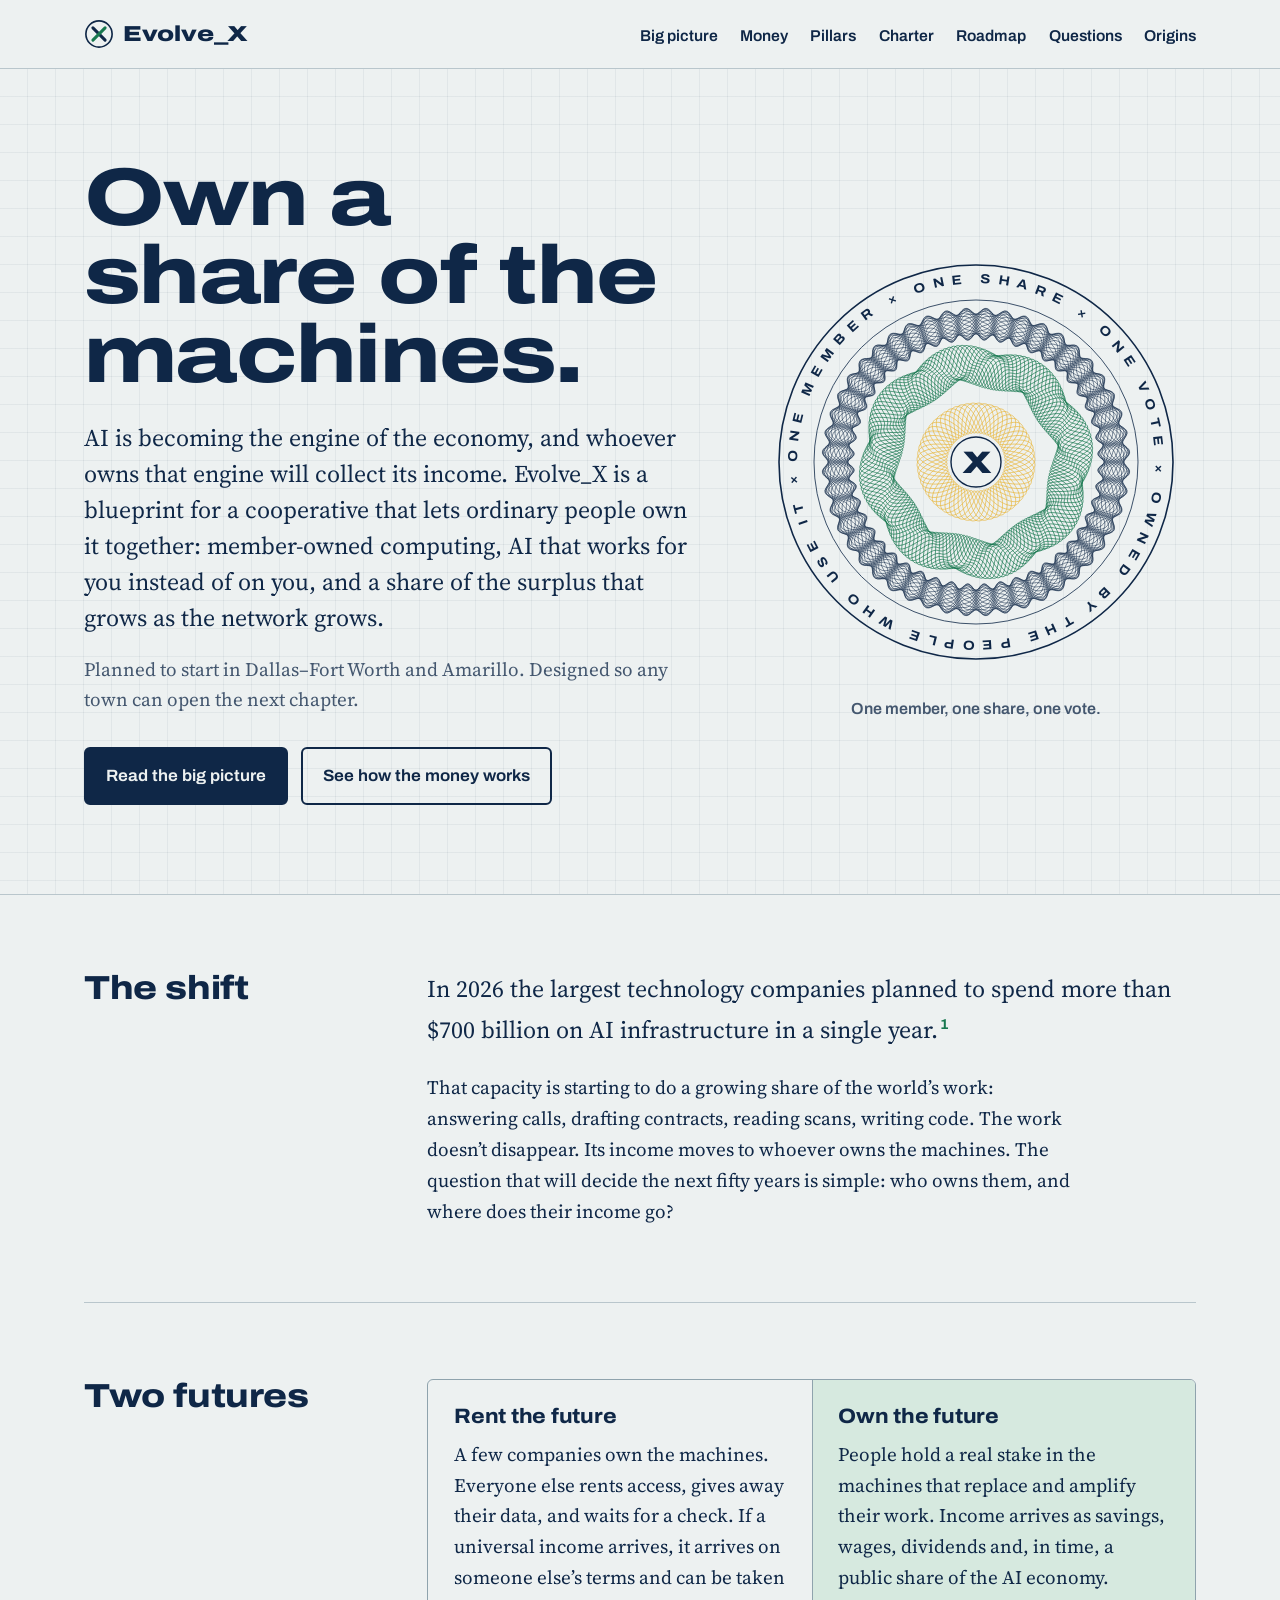
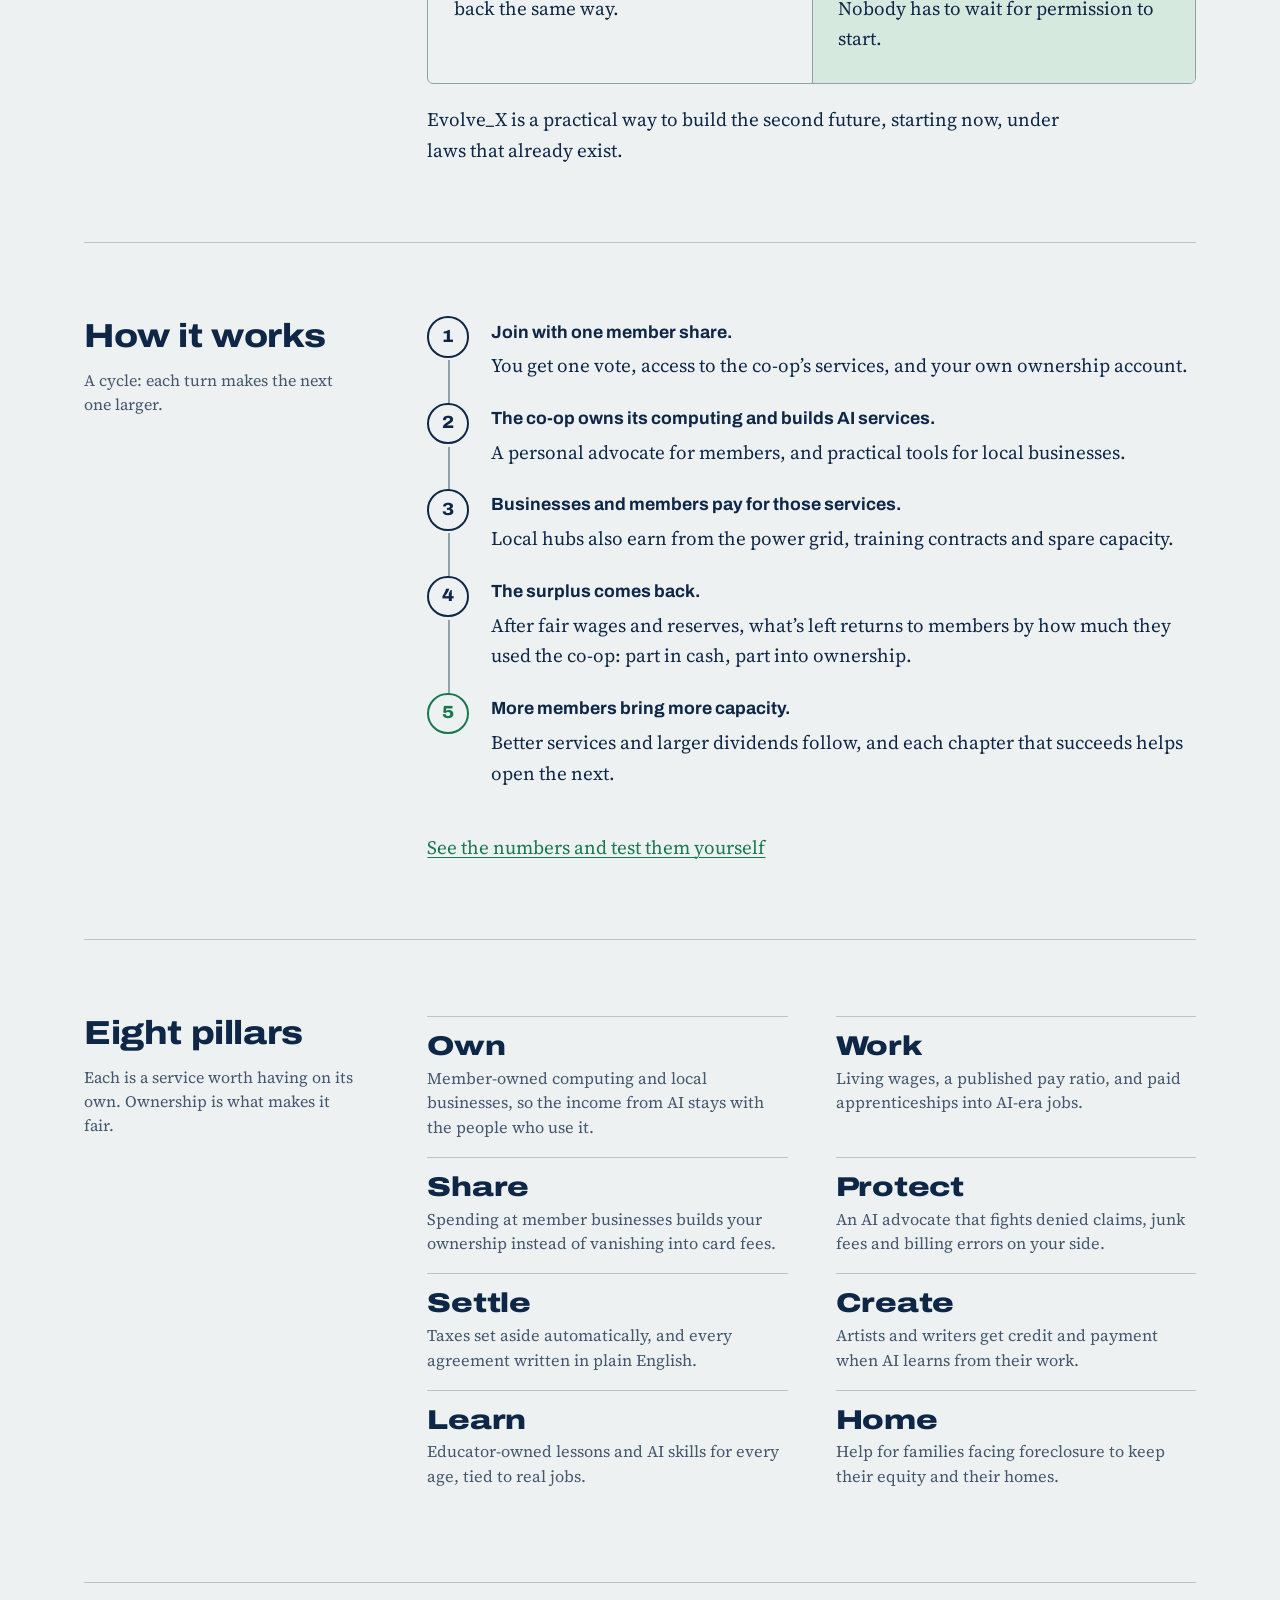
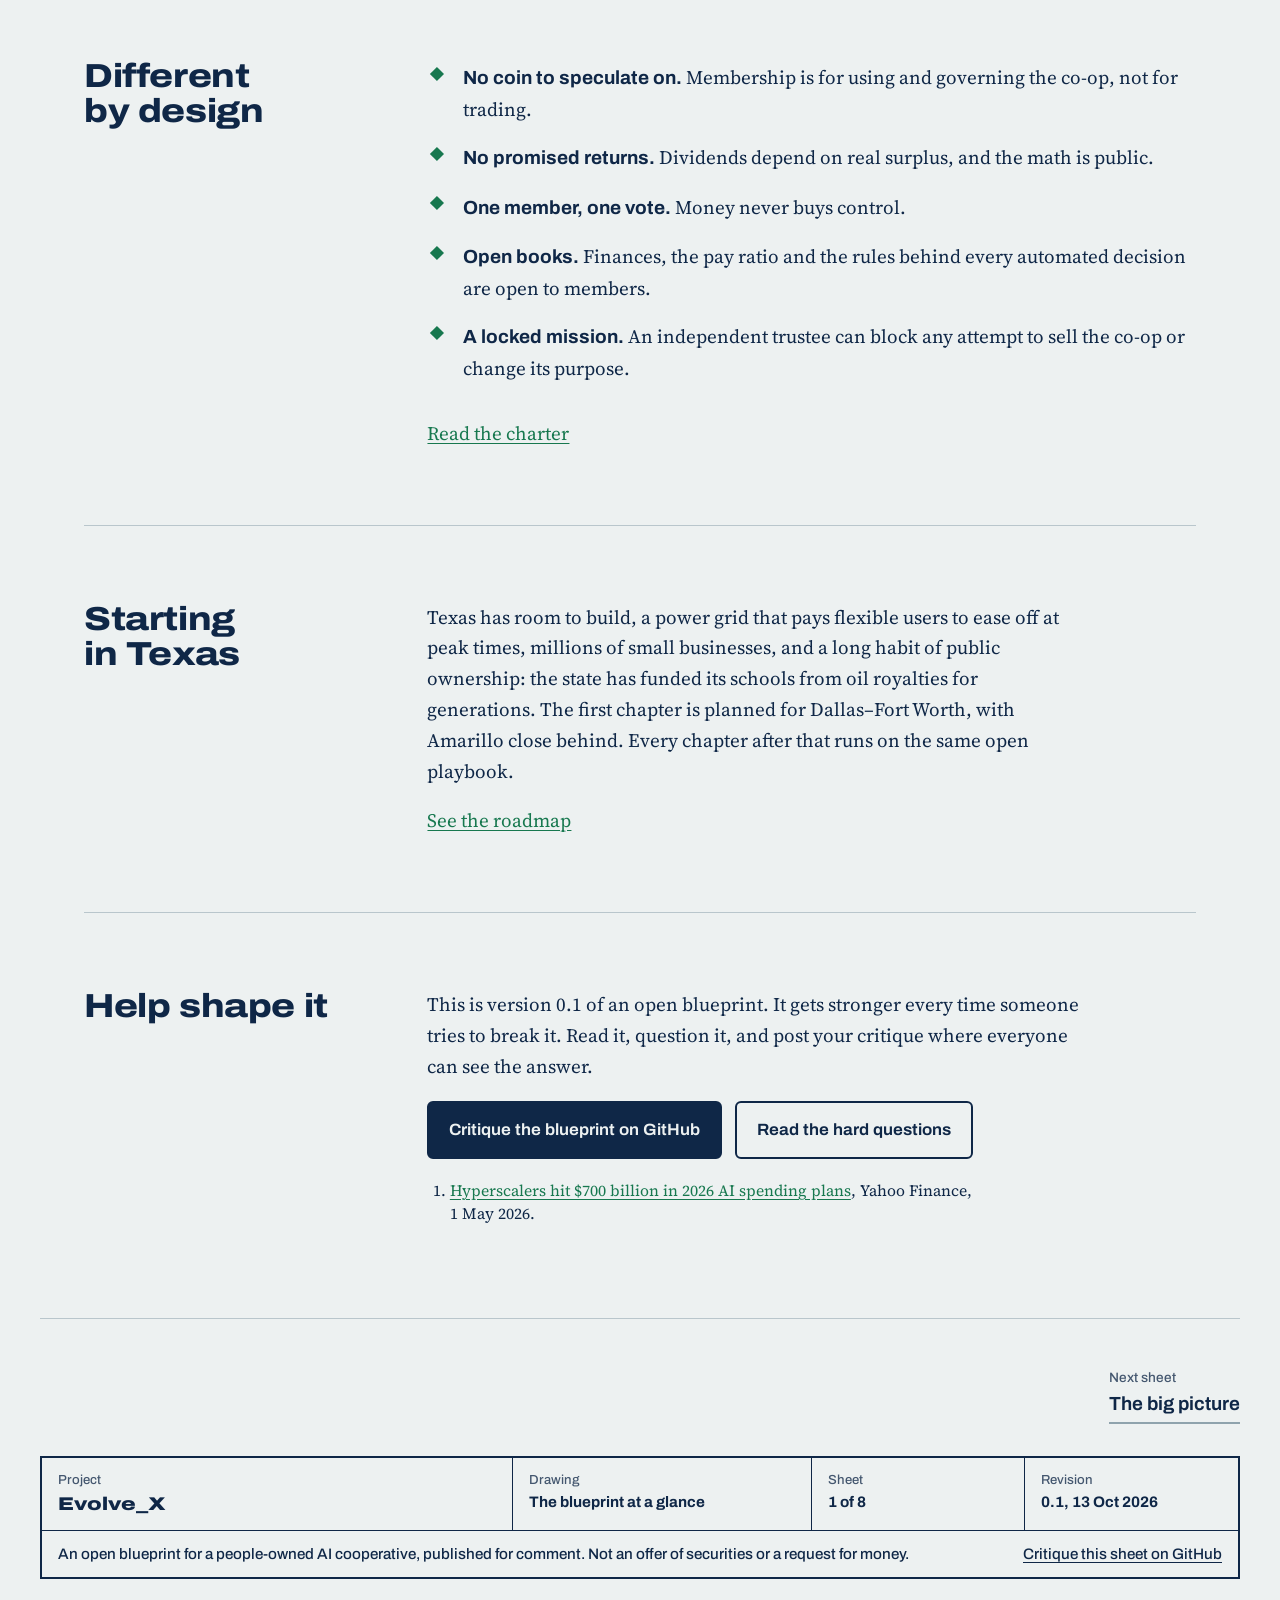
<file: index.html>
<!doctype html>
<html lang="en">
<head>
<meta charset="utf-8">
<meta name="viewport" content="width=device-width, initial-scale=1">
<title>Evolve_X: own a share of the machines</title>
<meta name="description" content="A blueprint for a people-owned AI cooperative: member-owned computing, AI that works for you, and a share of the surplus. Starting in Texas, designed to scale.">
<meta property="og:title" content="Evolve_X: own a share of the machines">
<meta property="og:description" content="A blueprint for a people-owned AI cooperative: member-owned computing, AI that works for you, and a share of the surplus. Starting in Texas, designed to scale.">
<meta property="og:type" content="website">
<meta name="theme-color" content="#edf1f1" media="(prefers-color-scheme: light)">
<meta name="theme-color" content="#0b2342" media="(prefers-color-scheme: dark)">
<link rel="icon" href="assets/favicon.svg" type="image/svg+xml">
<link rel="preconnect" href="https://fonts.googleapis.com">
<link rel="preconnect" href="https://fonts.gstatic.com" crossorigin>
<link rel="stylesheet" href="https://fonts.googleapis.com/css2?family=Archivo:wdth,wght@62..125,400..900&amp;family=Source+Serif+4:ital,opsz,wght@0,8..60,400..700;1,8..60,400..700&amp;display=swap">
<link rel="stylesheet" href="assets/style.css">
</head>
<body>
<a class="skip" href="#main">Skip to content</a>
<header class="site-head">
  <div class="wrap">
    <a class="wordmark" href="index.html" aria-label="Evolve_X home"><svg viewBox="0 0 64 64" aria-hidden="true" focusable="false"><circle cx="32" cy="32" r="28" fill="none" stroke="currentColor" stroke-width="3.5"/><path d="M19 19 L45 45" stroke="currentColor" stroke-width="6.5" stroke-linecap="round"/><path d="M45 19 L19 45" stroke="var(--leaf)" stroke-width="6.5" stroke-linecap="round"/></svg><span>Evolve_X</span></a>
    <button class="nav-toggle" type="button" aria-expanded="false" aria-controls="site-nav">Menu</button>
    <nav id="site-nav" class="site-nav" aria-label="Main">
      <ul>
        <li><a href="vision.html">Big picture</a></li>
        <li><a href="model.html">Money</a></li>
        <li><a href="pillars.html">Pillars</a></li>
        <li><a href="charter.html">Charter</a></li>
        <li><a href="roadmap.html">Roadmap</a></li>
        <li><a href="questions.html">Questions</a></li>
        <li><a href="origins.html">Origins</a></li>
      </ul>
    </nav>
  </div>
</header>
<main id="main">
<section class="hero">
  <div class="wrap">
    <div>
      <h1>Own a share of the machines.</h1>
      <p class="lede">AI is becoming the engine of the economy, and whoever owns that engine will collect its income. Evolve_X is a blueprint for a cooperative that lets ordinary people own it together: member-owned computing, AI that works for you instead of on you, and a share of the surplus that grows as the network grows.</p>
      <p class="quiet">Planned to start in Dallas–Fort Worth and Amarillo. Designed so any town can open the next chapter.</p>
      <div class="actions">
        <a class="btn primary" href="vision.html">Read the big picture</a>
        <a class="btn" href="model.html">See how the money works</a>
      </div>
    </div>
    <figure class="seal">
      <svg viewBox="-220 -220 440 440" role="img" aria-labelledby="seal-title">
        <title id="seal-title">An engraved seal woven from many lines, inscribed: one member, one share, one vote.</title>
        <defs>
          <path id="ring-path" d="M -179 0 A 179 179 0 1 1 179 0 A 179 179 0 1 1 -179 0"></path>
        </defs>
        <circle class="ring fade" r="197" stroke-width="1.6"></circle>
        <circle class="ring fade" r="162" stroke-width="0.8"></circle>
        <text class="ring-text fade"><textPath href="#ring-path" textLength="1112" lengthAdjust="spacing">ONE MEMBER × ONE SHARE × ONE VOTE × OWNED BY THE PEOPLE WHO USE IT × </textPath></text>
        <g id="seal-bands"></g>
        <circle class="fade" r="25" fill="var(--paper)" stroke="var(--ink)" stroke-width="1.4"></circle>
        <text class="core-text fade" x="0" y="11" text-anchor="middle" font-size="31">X</text>
      </svg>
      <figcaption>One member, one share, one vote.</figcaption>
    </figure>
  </div>
</section>

<div class="wrap">
  <section class="sec" aria-labelledby="h-shift">
    <div class="sec-head"><h2 id="h-shift">The shift</h2></div>
    <div class="sec-body">
      <p class="lede">In 2026 the largest technology companies planned to spend more than $700 billion on AI infrastructure in a single year.<sup><a href="#src-1" aria-label="Source 1">1</a></sup></p>
      <p>That capacity is starting to do a growing share of the world’s work: answering calls, drafting contracts, reading scans, writing code. The work doesn’t disappear. Its income moves to whoever owns the machines. The question that will decide the next fifty years is simple: who owns them, and where does their income go?</p>
    </div>
  </section>

  <section class="sec" aria-labelledby="h-futures">
    <div class="sec-head"><h2 id="h-futures">Two futures</h2></div>
    <div class="sec-body">
      <div class="contrast">
        <div>
          <h3>Rent the future</h3>
          <p>A few companies own the machines. Everyone else rents access, gives away their data, and waits for a check. If a universal income arrives, it arrives on someone else’s terms and can be taken back the same way.</p>
        </div>
        <div>
          <h3>Own the future</h3>
          <p>People hold a real stake in the machines that replace and amplify their work. Income arrives as savings, wages, dividends and, in time, a public share of the AI economy. Nobody has to wait for permission to start.</p>
        </div>
      </div>
      <p>Evolve_X is a practical way to build the second future, starting now, under laws that already exist.</p>
    </div>
  </section>

  <section class="sec" aria-labelledby="h-how">
    <div class="sec-head">
      <h2 id="h-how">How it works</h2>
      <p class="note">A cycle: each turn makes the next one larger.</p>
    </div>
    <div class="sec-body">
      <ol class="steps cycle">
        <li><strong>Join with one member share.</strong> You get one vote, access to the co-op’s services, and your own ownership account.</li>
        <li><strong>The co-op owns its computing and builds AI services.</strong> A personal advocate for members, and practical tools for local businesses.</li>
        <li><strong>Businesses and members pay for those services.</strong> Local hubs also earn from the power grid, training contracts and spare capacity.</li>
        <li><strong>The surplus comes back.</strong> After fair wages and reserves, what’s left returns to members by how much they used the co-op: part in cash, part into ownership.</li>
        <li><strong>More members bring more capacity.</strong> Better services and larger dividends follow, and each chapter that succeeds helps open the next.</li>
      </ol>
      <p><a href="model.html">See the numbers and test them yourself</a></p>
    </div>
  </section>

  <section class="sec" aria-labelledby="h-pillars">
    <div class="sec-head">
      <h2 id="h-pillars">Eight pillars</h2>
      <p class="note">Each is a service worth having on its own. Ownership is what makes it fair.</p>
    </div>
    <div class="sec-body">
      <ul class="verbs">
        <li><a class="verb" href="pillars.html#own">Own</a><p>Member-owned computing and local businesses, so the income from AI stays with the people who use it.</p></li>
        <li><a class="verb" href="pillars.html#work">Work</a><p>Living wages, a published pay ratio, and paid apprenticeships into AI-era jobs.</p></li>
        <li><a class="verb" href="pillars.html#share">Share</a><p>Spending at member businesses builds your ownership instead of vanishing into card fees.</p></li>
        <li><a class="verb" href="pillars.html#protect">Protect</a><p>An AI advocate that fights denied claims, junk fees and billing errors on your side.</p></li>
        <li><a class="verb" href="pillars.html#settle">Settle</a><p>Taxes set aside automatically, and every agreement written in plain English.</p></li>
        <li><a class="verb" href="pillars.html#create">Create</a><p>Artists and writers get credit and payment when AI learns from their work.</p></li>
        <li><a class="verb" href="pillars.html#learn">Learn</a><p>Educator-owned lessons and AI skills for every age, tied to real jobs.</p></li>
        <li><a class="verb" href="pillars.html#home">Home</a><p>Help for families facing foreclosure to keep their equity and their homes.</p></li>
      </ul>
    </div>
  </section>

  <section class="sec" aria-labelledby="h-different">
    <div class="sec-head"><h2 id="h-different">Different by design</h2></div>
    <div class="sec-body">
      <ul class="marks">
        <li><strong>No coin to speculate on.</strong> Membership is for using and governing the co-op, not for trading.</li>
        <li><strong>No promised returns.</strong> Dividends depend on real surplus, and the math is public.</li>
        <li><strong>One member, one vote.</strong> Money never buys control.</li>
        <li><strong>Open books.</strong> Finances, the pay ratio and the rules behind every automated decision are open to members.</li>
        <li><strong>A locked mission.</strong> An independent trustee can block any attempt to sell the co-op or change its purpose.</li>
      </ul>
      <p><a href="charter.html">Read the charter</a></p>
    </div>
  </section>

  <section class="sec" aria-labelledby="h-texas">
    <div class="sec-head"><h2 id="h-texas">Starting in Texas</h2></div>
    <div class="sec-body">
      <p>Texas has room to build, a power grid that pays flexible users to ease off at peak times, millions of small businesses, and a long habit of public ownership: the state has funded its schools from oil royalties for generations. The first chapter is planned for Dallas–Fort Worth, with Amarillo close behind. Every chapter after that runs on the same open playbook.</p>
      <p><a href="roadmap.html">See the roadmap</a></p>
    </div>
  </section>

  <section class="sec" aria-labelledby="h-help">
    <div class="sec-head"><h2 id="h-help">Help shape it</h2></div>
    <div class="sec-body">
      <p>This is version 0.1 of an open blueprint. It gets stronger every time someone tries to break it. Read it, question it, and post your critique where everyone can see the answer.</p>
      <div class="actions">
        <a class="btn primary" href="https://github.com/PrototypeVersions/Evolve_X/issues">Critique the blueprint on GitHub</a>
        <a class="btn" href="questions.html">Read the hard questions</a>
      </div>
      <ol class="sources" aria-label="Sources">
        <li id="src-1"><a href="https://finance.yahoo.com/sectors/technology/articles/hyperscalers-hit-700-billion-2026-111243744.html">Hyperscalers hit $700 billion in 2026 AI spending plans</a>, Yahoo Finance, 1 May 2026.</li>
      </ol>
    </div>
  </section>
</div>
</main>
<footer class="wrap title-block-wrap">
  <nav class="next-sheet" aria-label="Previous and next sheet">
    <span></span>
    <a href="vision.html"><span class="k">Next sheet</span>The big picture</a>
  </nav>
  <div class="title-block">
    <div class="project"><span class="k">Project</span><span class="v">Evolve_X</span></div>
    <div class="drawing"><span class="k">Drawing</span><span class="v">The blueprint at a glance</span></div>
    <div><span class="k">Sheet</span><span class="v">1 of 8</span></div>
    <div><span class="k">Revision</span><span class="v">0.1, 13 Oct 2026</span></div>
    <div class="row2"><span>An open blueprint for a people-owned AI cooperative, published for comment. Not an offer of securities or a request for money.</span><a href="https://github.com/PrototypeVersions/Evolve_X/issues">Critique this sheet on GitHub</a></div>
  </div>
</footer>
<script src="assets/site.js" defer></script>
</body>
</html>
</file>
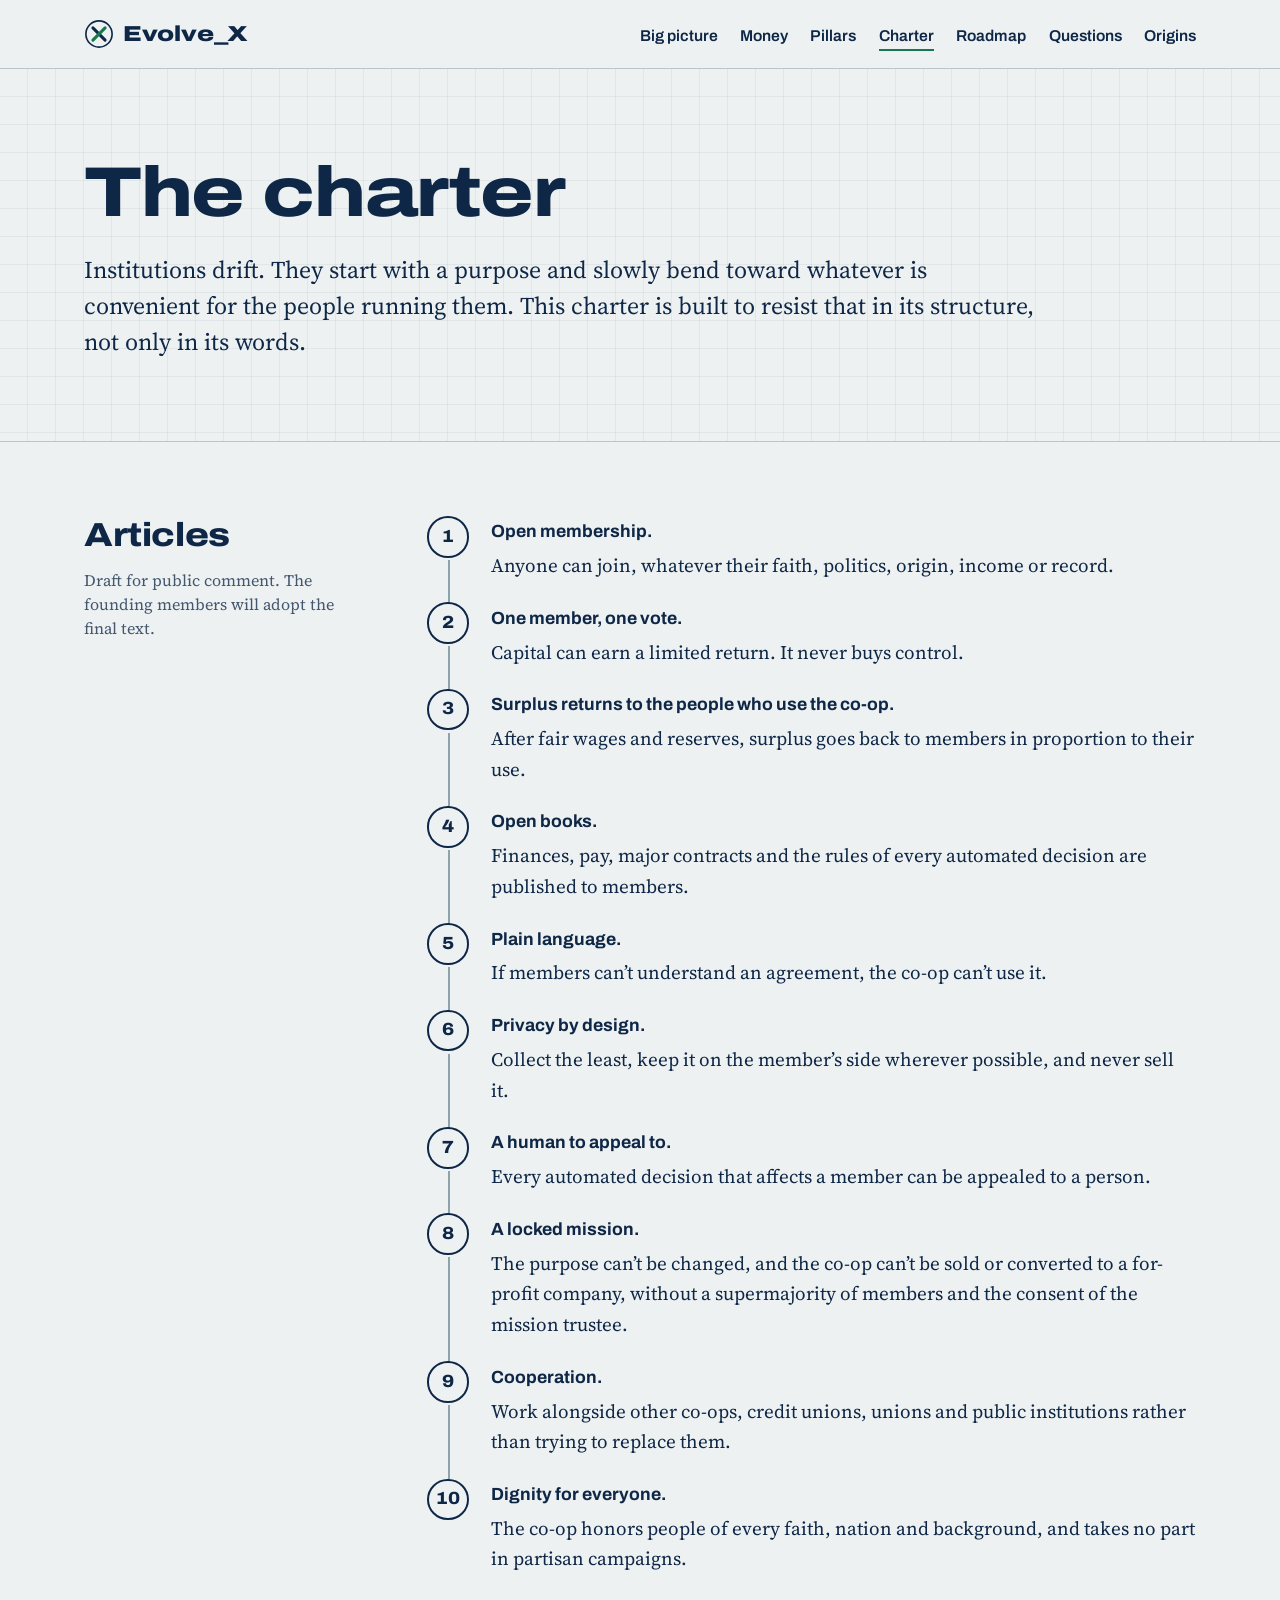
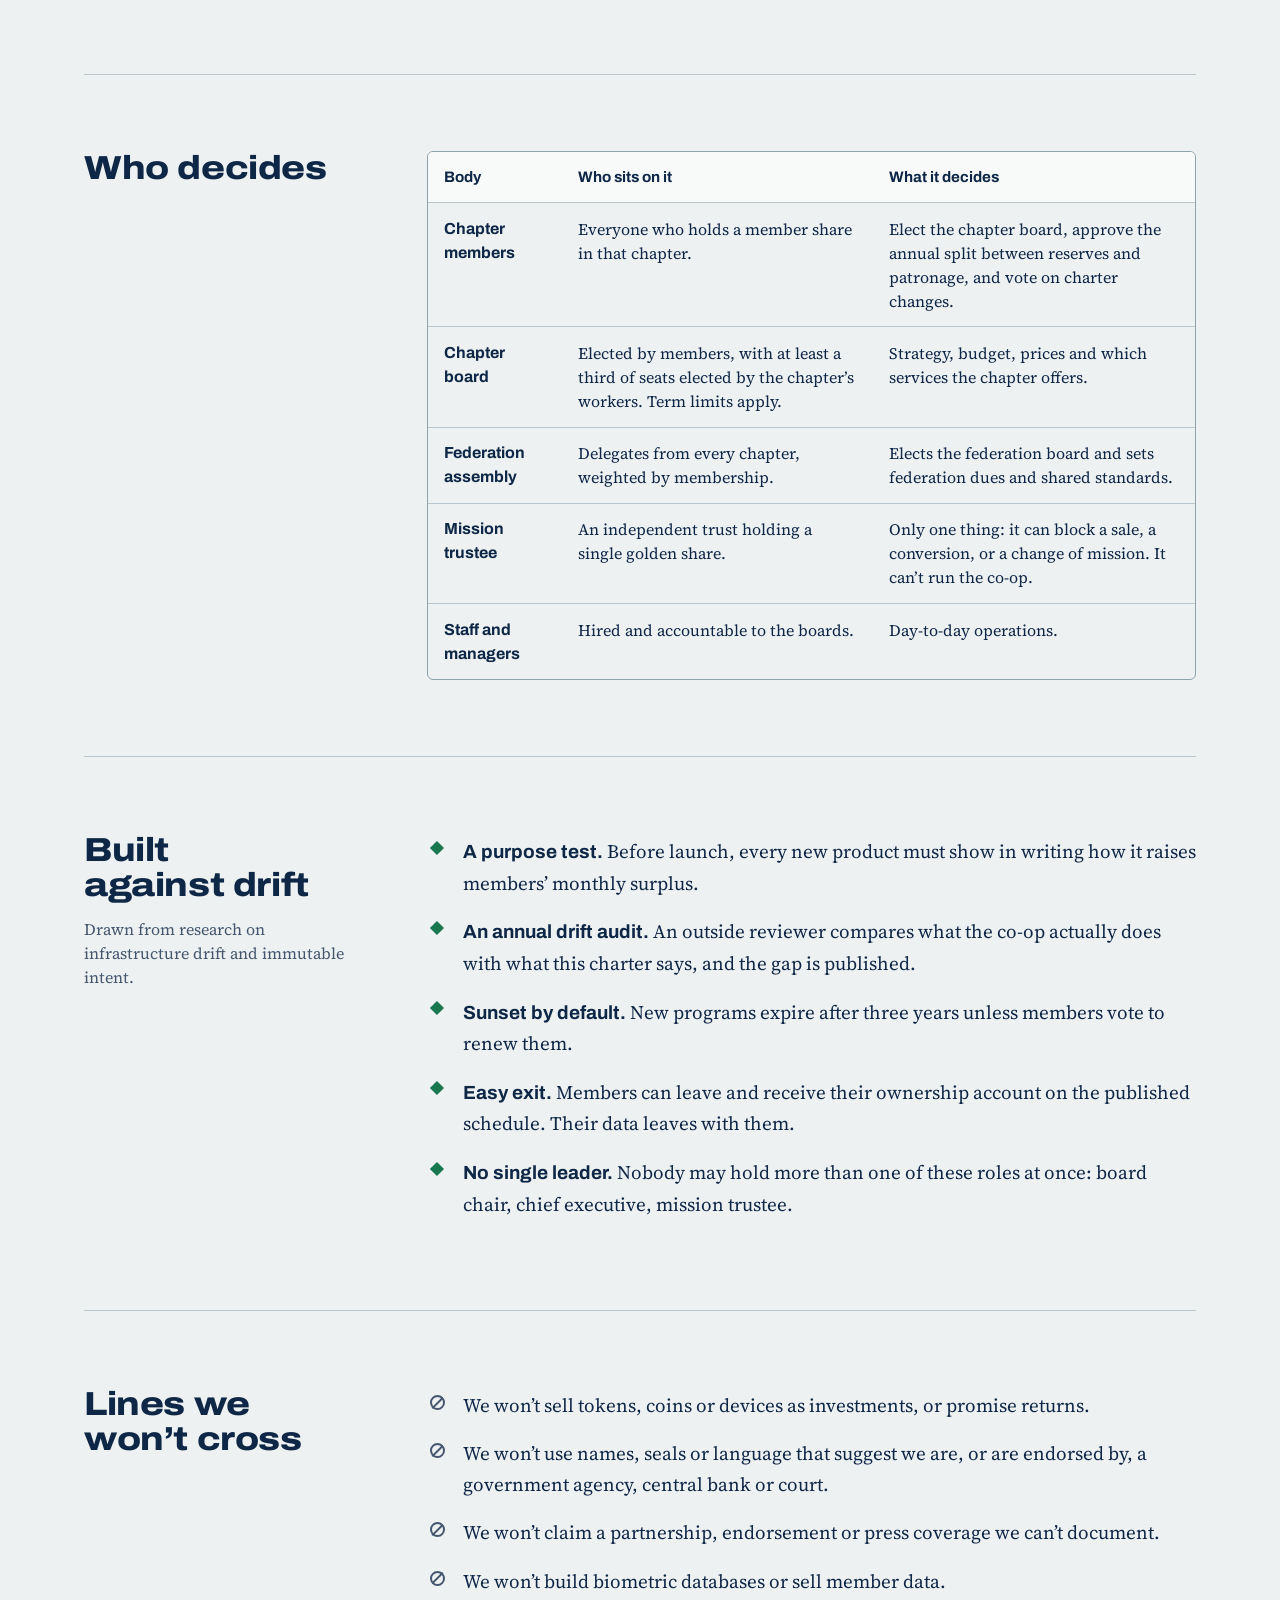
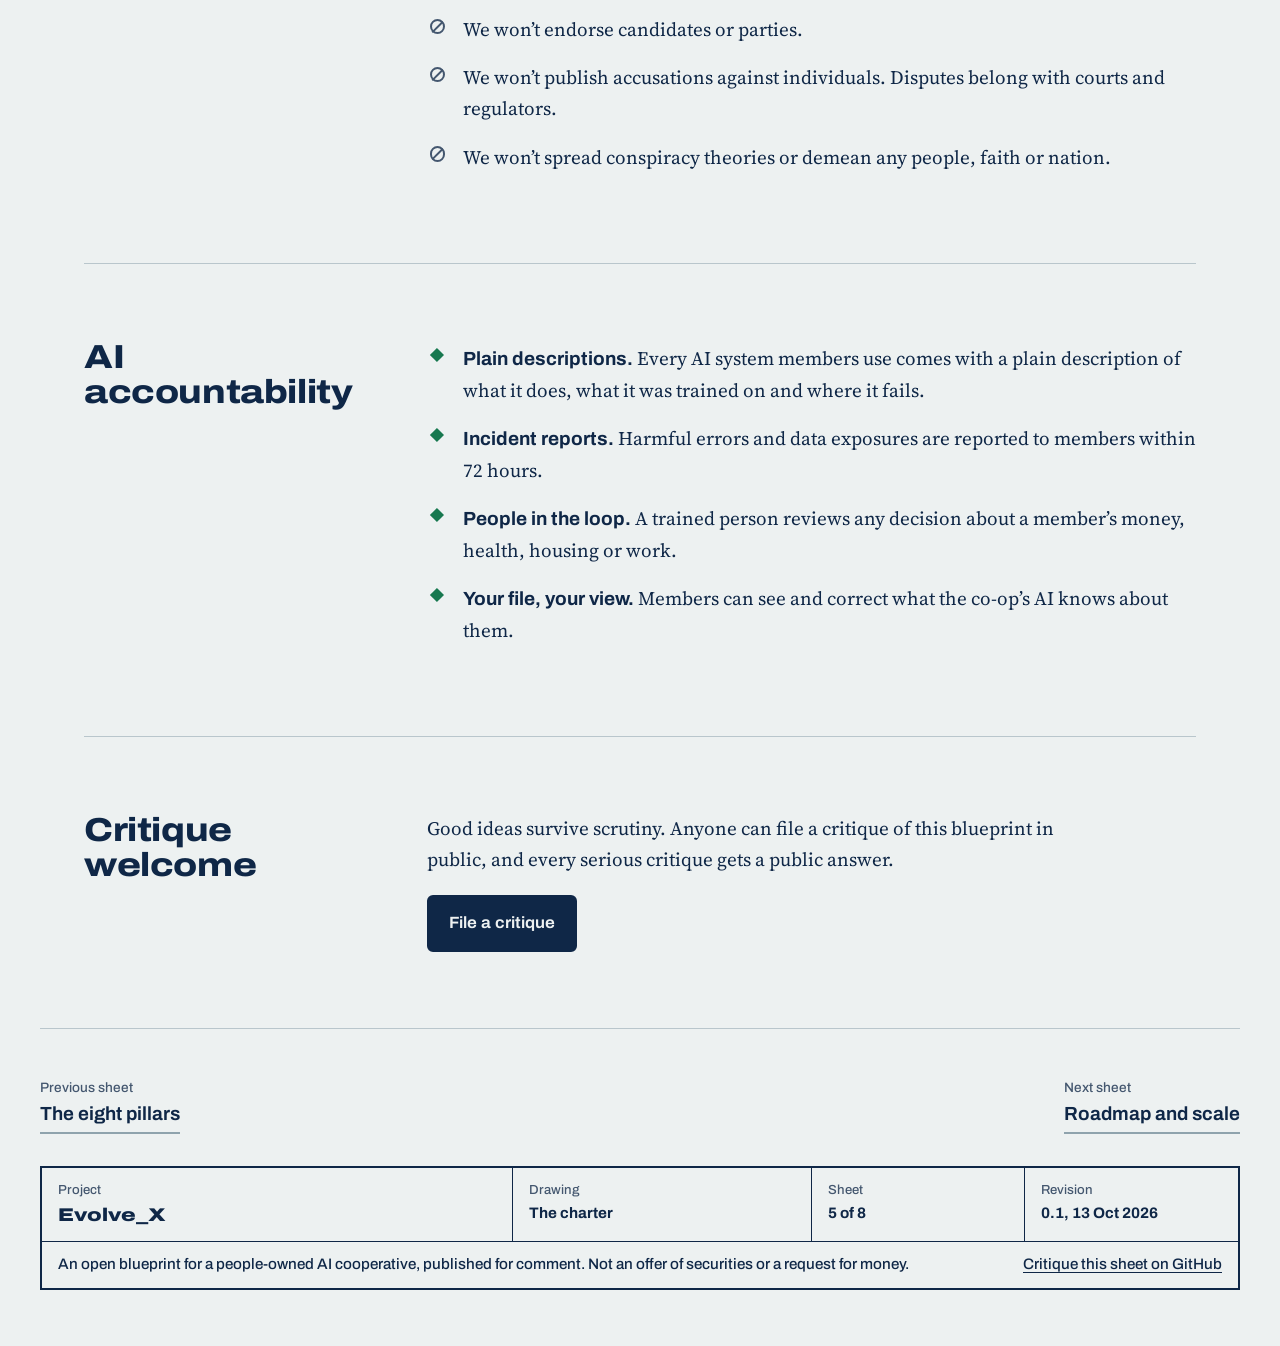
<file: charter.html>
<!doctype html>
<html lang="en">
<head>
<meta charset="utf-8">
<meta name="viewport" content="width=device-width, initial-scale=1">
<title>The charter | Evolve_X</title>
<meta name="description" content="One member, one vote, open books, a locked mission, and governance designed to resist drift.">
<meta property="og:title" content="The charter | Evolve_X">
<meta property="og:description" content="One member, one vote, open books, a locked mission, and governance designed to resist drift.">
<meta property="og:type" content="website">
<meta name="theme-color" content="#edf1f1" media="(prefers-color-scheme: light)">
<meta name="theme-color" content="#0b2342" media="(prefers-color-scheme: dark)">
<link rel="icon" href="assets/favicon.svg" type="image/svg+xml">
<link rel="preconnect" href="https://fonts.googleapis.com">
<link rel="preconnect" href="https://fonts.gstatic.com" crossorigin>
<link rel="stylesheet" href="https://fonts.googleapis.com/css2?family=Archivo:wdth,wght@62..125,400..900&amp;family=Source+Serif+4:ital,opsz,wght@0,8..60,400..700;1,8..60,400..700&amp;display=swap">
<link rel="stylesheet" href="assets/style.css">
</head>
<body>
<a class="skip" href="#main">Skip to content</a>
<header class="site-head">
  <div class="wrap">
    <a class="wordmark" href="index.html" aria-label="Evolve_X home"><svg viewBox="0 0 64 64" aria-hidden="true" focusable="false"><circle cx="32" cy="32" r="28" fill="none" stroke="currentColor" stroke-width="3.5"/><path d="M19 19 L45 45" stroke="currentColor" stroke-width="6.5" stroke-linecap="round"/><path d="M45 19 L19 45" stroke="var(--leaf)" stroke-width="6.5" stroke-linecap="round"/></svg><span>Evolve_X</span></a>
    <button class="nav-toggle" type="button" aria-expanded="false" aria-controls="site-nav">Menu</button>
    <nav id="site-nav" class="site-nav" aria-label="Main">
      <ul>
        <li><a href="vision.html">Big picture</a></li>
        <li><a href="model.html">Money</a></li>
        <li><a href="pillars.html">Pillars</a></li>
        <li><a href="charter.html" aria-current="page">Charter</a></li>
        <li><a href="roadmap.html">Roadmap</a></li>
        <li><a href="questions.html">Questions</a></li>
        <li><a href="origins.html">Origins</a></li>
      </ul>
    </nav>
  </div>
</header>
<main id="main">
<section class="hero page-hero">
  <div class="wrap">
    <div>
      <h1>The charter</h1>
      <p class="lede">Institutions drift. They start with a purpose and slowly bend toward whatever is convenient for the people running them. This charter is built to resist that in its structure, not only in its words.</p>
    </div>
  </div>
</section>

<div class="wrap">
  <section class="sec" aria-labelledby="h-articles">
    <div class="sec-head">
      <h2 id="h-articles">Articles</h2>
      <p class="note">Draft for public comment. The founding members will adopt the final text.</p>
    </div>
    <div class="sec-body">
      <ol class="steps">
        <li><strong>Open membership.</strong> Anyone can join, whatever their faith, politics, origin, income or record.</li>
        <li><strong>One member, one vote.</strong> Capital can earn a limited return. It never buys control.</li>
        <li><strong>Surplus returns to the people who use the co-op.</strong> After fair wages and reserves, surplus goes back to members in proportion to their use.</li>
        <li><strong>Open books.</strong> Finances, pay, major contracts and the rules of every automated decision are published to members.</li>
        <li><strong>Plain language.</strong> If members can’t understand an agreement, the co-op can’t use it.</li>
        <li><strong>Privacy by design.</strong> Collect the least, keep it on the member’s side wherever possible, and never sell it.</li>
        <li><strong>A human to appeal to.</strong> Every automated decision that affects a member can be appealed to a person.</li>
        <li><strong>A locked mission.</strong> The purpose can’t be changed, and the co-op can’t be sold or converted to a for-profit company, without a supermajority of members and the consent of the mission trustee.</li>
        <li><strong>Cooperation.</strong> Work alongside other co-ops, credit unions, unions and public institutions rather than trying to replace them.</li>
        <li><strong>Dignity for everyone.</strong> The co-op honors people of every faith, nation and background, and takes no part in partisan campaigns.</li>
      </ol>
    </div>
  </section>

  <section class="sec" aria-labelledby="h-decides">
    <div class="sec-head"><h2 id="h-decides">Who decides</h2></div>
    <div class="sec-body">
      <div class="table-wrap">
        <table>
          <thead><tr><th scope="col">Body</th><th scope="col">Who sits on it</th><th scope="col">What it decides</th></tr></thead>
          <tbody>
            <tr><th scope="row">Chapter members</th><td>Everyone who holds a member share in that chapter.</td><td>Elect the chapter board, approve the annual split between reserves and patronage, and vote on charter changes.</td></tr>
            <tr><th scope="row">Chapter board</th><td>Elected by members, with at least a third of seats elected by the chapter’s workers. Term limits apply.</td><td>Strategy, budget, prices and which services the chapter offers.</td></tr>
            <tr><th scope="row">Federation assembly</th><td>Delegates from every chapter, weighted by membership.</td><td>Elects the federation board and sets federation dues and shared standards.</td></tr>
            <tr><th scope="row">Mission trustee</th><td>An independent trust holding a single golden share.</td><td>Only one thing: it can block a sale, a conversion, or a change of mission. It can’t run the co-op.</td></tr>
            <tr><th scope="row">Staff and managers</th><td>Hired and accountable to the boards.</td><td>Day-to-day operations.</td></tr>
          </tbody>
        </table>
      </div>
    </div>
  </section>

  <section class="sec" aria-labelledby="h-drift">
    <div class="sec-head">
      <h2 id="h-drift">Built against drift</h2>
      <p class="note">Drawn from research on infrastructure drift and immutable intent.</p>
    </div>
    <div class="sec-body">
      <ul class="marks">
        <li><strong>A purpose test.</strong> Before launch, every new product must show in writing how it raises members’ monthly surplus.</li>
        <li><strong>An annual drift audit.</strong> An outside reviewer compares what the co-op actually does with what this charter says, and the gap is published.</li>
        <li><strong>Sunset by default.</strong> New programs expire after three years unless members vote to renew them.</li>
        <li><strong>Easy exit.</strong> Members can leave and receive their ownership account on the published schedule. Their data leaves with them.</li>
        <li><strong>No single leader.</strong> Nobody may hold more than one of these roles at once: board chair, chief executive, mission trustee.</li>
      </ul>
    </div>
  </section>

  <section class="sec" aria-labelledby="h-lines">
    <div class="sec-head"><h2 id="h-lines">Lines we won’t cross</h2></div>
    <div class="sec-body">
      <ul class="marks never">
        <li>We won’t sell tokens, coins or devices as investments, or promise returns.</li>
        <li>We won’t use names, seals or language that suggest we are, or are endorsed by, a government agency, central bank or court.</li>
        <li>We won’t claim a partnership, endorsement or press coverage we can’t document.</li>
        <li>We won’t build biometric databases or sell member data.</li>
        <li>We won’t endorse candidates or parties.</li>
        <li>We won’t publish accusations against individuals. Disputes belong with courts and regulators.</li>
        <li>We won’t spread conspiracy theories or demean any people, faith or nation.</li>
      </ul>
    </div>
  </section>

  <section class="sec" aria-labelledby="h-ai">
    <div class="sec-head"><h2 id="h-ai">AI accountability</h2></div>
    <div class="sec-body">
      <ul class="marks">
        <li><strong>Plain descriptions.</strong> Every AI system members use comes with a plain description of what it does, what it was trained on and where it fails.</li>
        <li><strong>Incident reports.</strong> Harmful errors and data exposures are reported to members within 72 hours.</li>
        <li><strong>People in the loop.</strong> A trained person reviews any decision about a member’s money, health, housing or work.</li>
        <li><strong>Your file, your view.</strong> Members can see and correct what the co-op’s AI knows about them.</li>
      </ul>
    </div>
  </section>

  <section class="sec" aria-labelledby="h-critique">
    <div class="sec-head"><h2 id="h-critique">Critique welcome</h2></div>
    <div class="sec-body">
      <p>Good ideas survive scrutiny. Anyone can file a critique of this blueprint in public, and every serious critique gets a public answer.</p>
      <div class="actions"><a class="btn primary" href="https://github.com/PrototypeVersions/Evolve_X/issues">File a critique</a></div>
    </div>
  </section>
</div>
</main>
<footer class="wrap title-block-wrap">
  <nav class="next-sheet" aria-label="Previous and next sheet">
    <a href="pillars.html"><span class="k">Previous sheet</span>The eight pillars</a>
    <a href="roadmap.html"><span class="k">Next sheet</span>Roadmap and scale</a>
  </nav>
  <div class="title-block">
    <div class="project"><span class="k">Project</span><span class="v">Evolve_X</span></div>
    <div class="drawing"><span class="k">Drawing</span><span class="v">The charter</span></div>
    <div><span class="k">Sheet</span><span class="v">5 of 8</span></div>
    <div><span class="k">Revision</span><span class="v">0.1, 13 Oct 2026</span></div>
    <div class="row2"><span>An open blueprint for a people-owned AI cooperative, published for comment. Not an offer of securities or a request for money.</span><a href="https://github.com/PrototypeVersions/Evolve_X/issues">Critique this sheet on GitHub</a></div>
  </div>
</footer>
<script src="assets/site.js" defer></script>
</body>
</html>
</file>
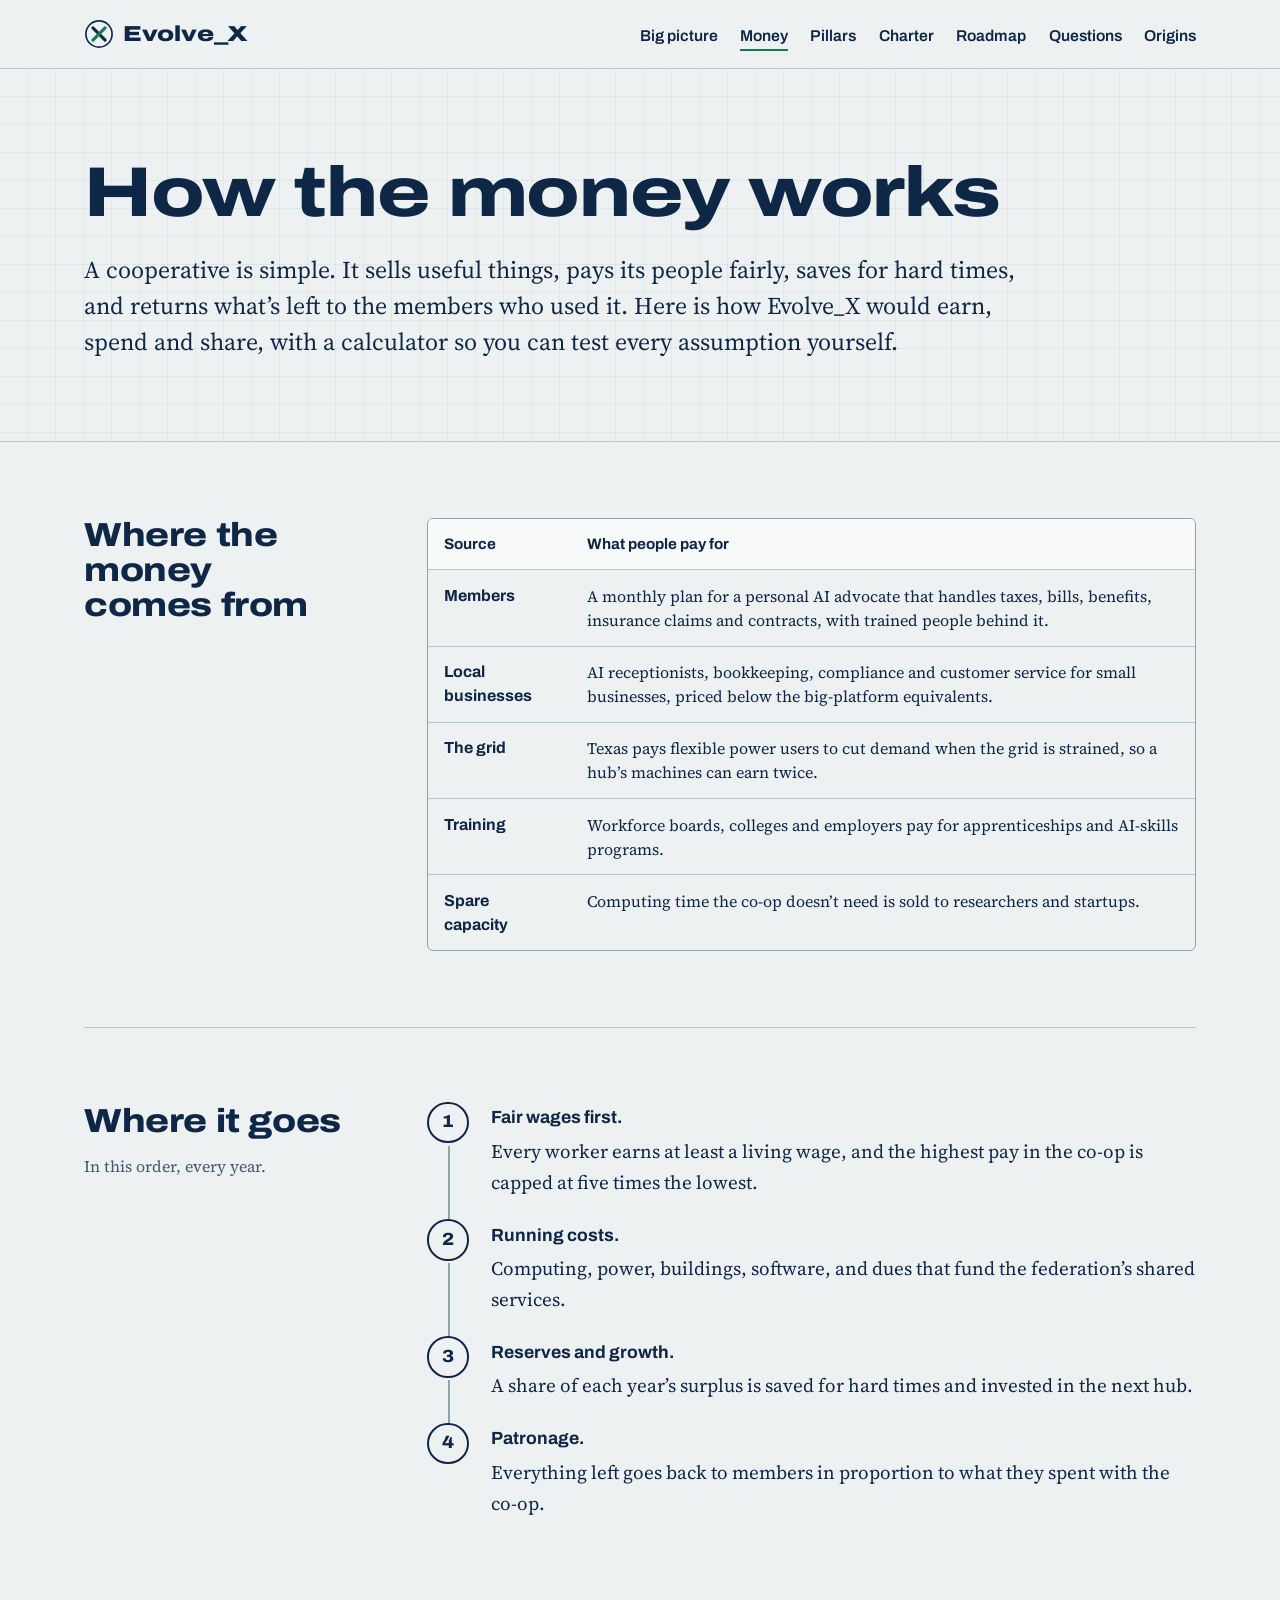
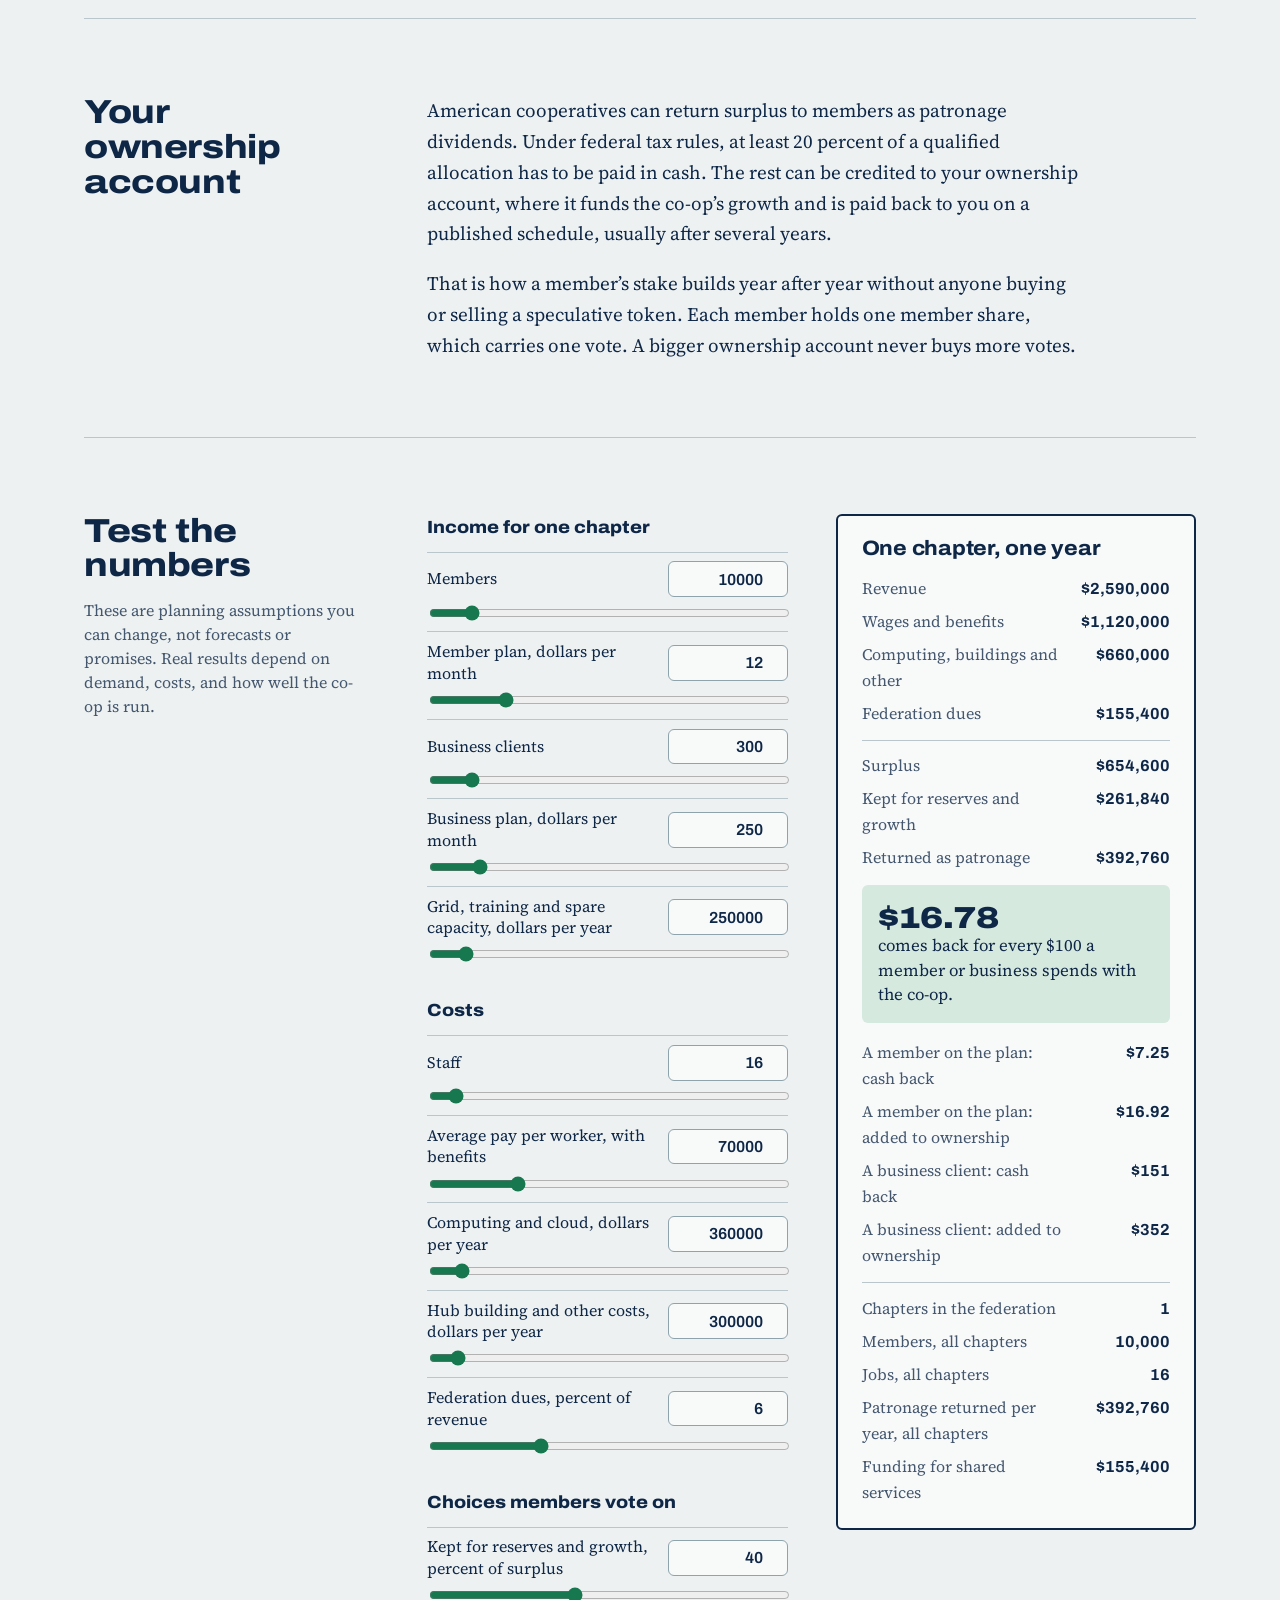
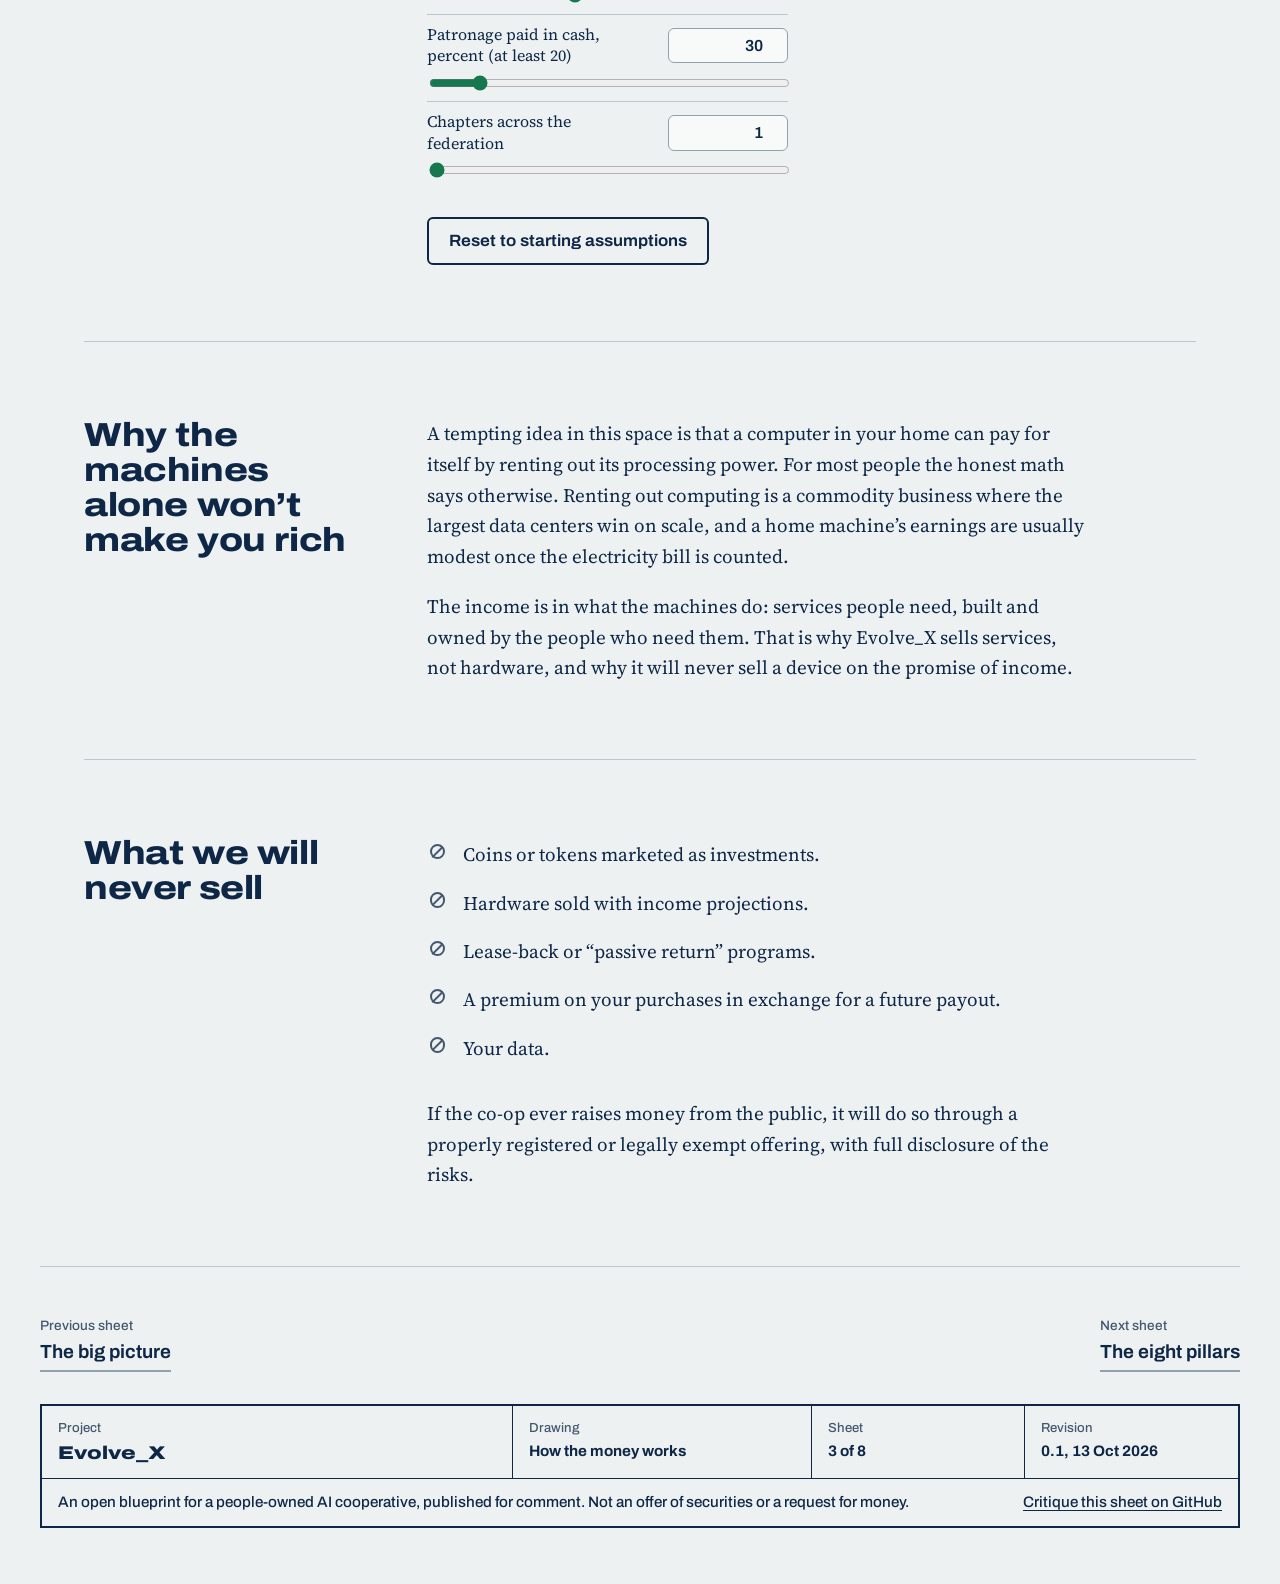
<file: model.html>
<!doctype html>
<html lang="en">
<head>
<meta charset="utf-8">
<meta name="viewport" content="width=device-width, initial-scale=1">
<title>How the money works | Evolve_X</title>
<meta name="description" content="How a people-owned AI cooperative earns, pays fair wages, and returns surplus to members, with a calculator to test the assumptions.">
<meta property="og:title" content="How the money works | Evolve_X">
<meta property="og:description" content="How a people-owned AI cooperative earns, pays fair wages, and returns surplus to members, with a calculator to test the assumptions.">
<meta property="og:type" content="website">
<meta name="theme-color" content="#edf1f1" media="(prefers-color-scheme: light)">
<meta name="theme-color" content="#0b2342" media="(prefers-color-scheme: dark)">
<link rel="icon" href="assets/favicon.svg" type="image/svg+xml">
<link rel="preconnect" href="https://fonts.googleapis.com">
<link rel="preconnect" href="https://fonts.gstatic.com" crossorigin>
<link rel="stylesheet" href="https://fonts.googleapis.com/css2?family=Archivo:wdth,wght@62..125,400..900&amp;family=Source+Serif+4:ital,opsz,wght@0,8..60,400..700;1,8..60,400..700&amp;display=swap">
<link rel="stylesheet" href="assets/style.css">
</head>
<body>
<a class="skip" href="#main">Skip to content</a>
<header class="site-head">
  <div class="wrap">
    <a class="wordmark" href="index.html" aria-label="Evolve_X home"><svg viewBox="0 0 64 64" aria-hidden="true" focusable="false"><circle cx="32" cy="32" r="28" fill="none" stroke="currentColor" stroke-width="3.5"/><path d="M19 19 L45 45" stroke="currentColor" stroke-width="6.5" stroke-linecap="round"/><path d="M45 19 L19 45" stroke="var(--leaf)" stroke-width="6.5" stroke-linecap="round"/></svg><span>Evolve_X</span></a>
    <button class="nav-toggle" type="button" aria-expanded="false" aria-controls="site-nav">Menu</button>
    <nav id="site-nav" class="site-nav" aria-label="Main">
      <ul>
        <li><a href="vision.html">Big picture</a></li>
        <li><a href="model.html" aria-current="page">Money</a></li>
        <li><a href="pillars.html">Pillars</a></li>
        <li><a href="charter.html">Charter</a></li>
        <li><a href="roadmap.html">Roadmap</a></li>
        <li><a href="questions.html">Questions</a></li>
        <li><a href="origins.html">Origins</a></li>
      </ul>
    </nav>
  </div>
</header>
<main id="main">
<section class="hero page-hero">
  <div class="wrap">
    <div>
      <h1>How the money works</h1>
      <p class="lede">A cooperative is simple. It sells useful things, pays its people fairly, saves for hard times, and returns what’s left to the members who used it. Here is how Evolve_X would earn, spend and share, with a calculator so you can test every assumption yourself.</p>
    </div>
  </div>
</section>

<div class="wrap">
  <section class="sec" aria-labelledby="h-in">
    <div class="sec-head"><h2 id="h-in">Where the money comes from</h2></div>
    <div class="sec-body">
      <div class="table-wrap">
        <table>
          <thead><tr><th scope="col">Source</th><th scope="col">What people pay for</th></tr></thead>
          <tbody>
            <tr><th scope="row">Members</th><td>A monthly plan for a personal AI advocate that handles taxes, bills, benefits, insurance claims and contracts, with trained people behind it.</td></tr>
            <tr><th scope="row">Local businesses</th><td>AI receptionists, bookkeeping, compliance and customer service for small businesses, priced below the big-platform equivalents.</td></tr>
            <tr><th scope="row">The grid</th><td>Texas pays flexible power users to cut demand when the grid is strained, so a hub’s machines can earn twice.</td></tr>
            <tr><th scope="row">Training</th><td>Workforce boards, colleges and employers pay for apprenticeships and AI-skills programs.</td></tr>
            <tr><th scope="row">Spare capacity</th><td>Computing time the co-op doesn’t need is sold to researchers and startups.</td></tr>
          </tbody>
        </table>
      </div>
    </div>
  </section>

  <section class="sec" aria-labelledby="h-out">
    <div class="sec-head">
      <h2 id="h-out">Where it goes</h2>
      <p class="note">In this order, every year.</p>
    </div>
    <div class="sec-body">
      <ol class="steps">
        <li><strong>Fair wages first.</strong> Every worker earns at least a living wage, and the highest pay in the co-op is capped at five times the lowest.</li>
        <li><strong>Running costs.</strong> Computing, power, buildings, software, and dues that fund the federation’s shared services.</li>
        <li><strong>Reserves and growth.</strong> A share of each year’s surplus is saved for hard times and invested in the next hub.</li>
        <li><strong>Patronage.</strong> Everything left goes back to members in proportion to what they spent with the co-op.</li>
      </ol>
    </div>
  </section>

  <section class="sec" aria-labelledby="h-account">
    <div class="sec-head"><h2 id="h-account">Your ownership account</h2></div>
    <div class="sec-body">
      <p>American cooperatives can return surplus to members as patronage dividends. Under federal tax rules, at least 20 percent of a qualified allocation has to be paid in cash. The rest can be credited to your ownership account, where it funds the co-op’s growth and is paid back to you on a published schedule, usually after several years.</p>
      <p>That is how a member’s stake builds year after year without anyone buying or selling a speculative token. Each member holds one member share, which carries one vote. A bigger ownership account never buys more votes.</p>
    </div>
  </section>

  <section class="sec" aria-labelledby="h-calc">
    <div class="sec-head">
      <h2 id="h-calc">Test the numbers</h2>
      <p class="note">These are planning assumptions you can change, not forecasts or promises. Real results depend on demand, costs, and how well the co-op is run.</p>
    </div>
    <div class="sec-body">
      <form id="calc" class="calc" onsubmit="return false">
        <div>
          <fieldset>
            <legend>Income for one chapter</legend>
            <div class="field">
              <label for="members">Members</label>
              <input type="number" id="members" min="0" max="100000" step="100" value="10000">
              <input type="range" aria-label="Members" min="0" max="100000" step="100" value="10000">
            </div>
            <div class="field">
              <label for="plan">Member plan, dollars per month</label>
              <input type="number" id="plan" min="0" max="60" step="1" value="12">
              <input type="range" aria-label="Member plan, dollars per month" min="0" max="60" step="1" value="12">
            </div>
            <div class="field">
              <label for="biz">Business clients</label>
              <input type="number" id="biz" min="0" max="3000" step="10" value="300">
              <input type="range" aria-label="Business clients" min="0" max="3000" step="10" value="300">
            </div>
            <div class="field">
              <label for="bizplan">Business plan, dollars per month</label>
              <input type="number" id="bizplan" min="0" max="2000" step="10" value="250">
              <input type="range" aria-label="Business plan, dollars per month" min="0" max="2000" step="10" value="250">
            </div>
            <div class="field">
              <label for="other">Grid, training and spare capacity, dollars per year</label>
              <input type="number" id="other" min="0" max="3000000" step="10000" value="250000">
              <input type="range" aria-label="Grid, training and spare capacity, dollars per year" min="0" max="3000000" step="10000" value="250000">
            </div>
          </fieldset>
          <fieldset>
            <legend>Costs</legend>
            <div class="field">
              <label for="staff">Staff</label>
              <input type="number" id="staff" min="0" max="300" step="1" value="16">
              <input type="range" aria-label="Staff" min="0" max="300" step="1" value="16">
            </div>
            <div class="field">
              <label for="pay">Average pay per worker, with benefits</label>
              <input type="number" id="pay" min="30000" max="200000" step="1000" value="70000">
              <input type="range" aria-label="Average pay per worker, with benefits" min="30000" max="200000" step="1000" value="70000">
            </div>
            <div class="field">
              <label for="compute">Computing and cloud, dollars per year</label>
              <input type="number" id="compute" min="0" max="5000000" step="10000" value="360000">
              <input type="range" aria-label="Computing and cloud, dollars per year" min="0" max="5000000" step="10000" value="360000">
            </div>
            <div class="field">
              <label for="facility">Hub building and other costs, dollars per year</label>
              <input type="number" id="facility" min="0" max="5000000" step="10000" value="300000">
              <input type="range" aria-label="Hub building and other costs, dollars per year" min="0" max="5000000" step="10000" value="300000">
            </div>
            <div class="field">
              <label for="dues">Federation dues, percent of revenue</label>
              <input type="number" id="dues" min="0" max="20" step="0.5" value="6">
              <input type="range" aria-label="Federation dues, percent of revenue" min="0" max="20" step="0.5" value="6">
            </div>
          </fieldset>
          <fieldset>
            <legend>Choices members vote on</legend>
            <div class="field">
              <label for="reserve">Kept for reserves and growth, percent of surplus</label>
              <input type="number" id="reserve" min="0" max="100" step="5" value="40">
              <input type="range" aria-label="Kept for reserves and growth, percent of surplus" min="0" max="100" step="5" value="40">
            </div>
            <div class="field">
              <label for="cash">Patronage paid in cash, percent (at least 20)</label>
              <input type="number" id="cash" min="20" max="100" step="5" value="30">
              <input type="range" aria-label="Patronage paid in cash, percent" min="20" max="100" step="5" value="30">
            </div>
            <div class="field">
              <label for="chapters">Chapters across the federation</label>
              <input type="number" id="chapters" min="1" max="1000" step="1" value="1">
              <input type="range" aria-label="Chapters across the federation" min="1" max="1000" step="1" value="1">
            </div>
          </fieldset>
          <button type="button" class="btn" id="calc-reset">Reset to starting assumptions</button>
        </div>

        <div class="results" aria-live="polite">
          <h3>One chapter, one year</h3>
          <dl>
            <dt>Revenue</dt><dd id="r-revenue"></dd>
            <dt>Wages and benefits</dt><dd id="r-wages"></dd>
            <dt>Computing, buildings and other</dt><dd id="r-other-costs"></dd>
            <dt>Federation dues</dt><dd id="r-dues"></dd>
            <div class="sep"></div>
            <dt>Surplus</dt><dd id="r-surplus"></dd>
            <div class="warn" id="r-warn" hidden><span id="r-warn-text"></span></div>
            <div id="r-good">
              <dt>Kept for reserves and growth</dt><dd id="r-reserve"></dd>
              <dt>Returned as patronage</dt><dd id="r-pool"></dd>
              <div class="big"><p><strong id="r-rate"></strong> comes back for every $100 a member or business spends with the co-op.</p></div>
              <dt>A member on the plan: cash back</dt><dd id="r-member-cash"></dd>
              <dt>A member on the plan: added to ownership</dt><dd id="r-member-acct"></dd>
              <dt>A business client: cash back</dt><dd id="r-biz-cash"></dd>
              <dt>A business client: added to ownership</dt><dd id="r-biz-acct"></dd>
            </div>
            <div class="sep"></div>
            <dt>Chapters in the federation</dt><dd id="r-chapters"></dd>
            <dt>Members, all chapters</dt><dd id="r-scale-members"></dd>
            <dt>Jobs, all chapters</dt><dd id="r-scale-jobs"></dd>
            <dt>Patronage returned per year, all chapters</dt><dd id="r-scale-pool"></dd>
            <dt>Funding for shared services</dt><dd id="r-scale-dues"></dd>
          </dl>
        </div>
      </form>
    </div>
  </section>

  <section class="sec" aria-labelledby="h-honest">
    <div class="sec-head"><h2 id="h-honest">Why the machines alone won’t make you rich</h2></div>
    <div class="sec-body">
      <p>A tempting idea in this space is that a computer in your home can pay for itself by renting out its processing power. For most people the honest math says otherwise. Renting out computing is a commodity business where the largest data centers win on scale, and a home machine’s earnings are usually modest once the electricity bill is counted.</p>
      <p>The income is in what the machines do: services people need, built and owned by the people who need them. That is why Evolve_X sells services, not hardware, and why it will never sell a device on the promise of income.</p>
    </div>
  </section>

  <section class="sec" aria-labelledby="h-never">
    <div class="sec-head"><h2 id="h-never">What we will never sell</h2></div>
    <div class="sec-body">
      <ul class="marks never">
        <li>Coins or tokens marketed as investments.</li>
        <li>Hardware sold with income projections.</li>
        <li>Lease-back or “passive return” programs.</li>
        <li>A premium on your purchases in exchange for a future payout.</li>
        <li>Your data.</li>
      </ul>
      <p>If the co-op ever raises money from the public, it will do so through a properly registered or legally exempt offering, with full disclosure of the risks.</p>
    </div>
  </section>
</div>
</main>
<footer class="wrap title-block-wrap">
  <nav class="next-sheet" aria-label="Previous and next sheet">
    <a href="vision.html"><span class="k">Previous sheet</span>The big picture</a>
    <a href="pillars.html"><span class="k">Next sheet</span>The eight pillars</a>
  </nav>
  <div class="title-block">
    <div class="project"><span class="k">Project</span><span class="v">Evolve_X</span></div>
    <div class="drawing"><span class="k">Drawing</span><span class="v">How the money works</span></div>
    <div><span class="k">Sheet</span><span class="v">3 of 8</span></div>
    <div><span class="k">Revision</span><span class="v">0.1, 13 Oct 2026</span></div>
    <div class="row2"><span>An open blueprint for a people-owned AI cooperative, published for comment. Not an offer of securities or a request for money.</span><a href="https://github.com/PrototypeVersions/Evolve_X/issues">Critique this sheet on GitHub</a></div>
  </div>
</footer>
<script src="assets/site.js" defer></script>
</body>
</html>
</file>
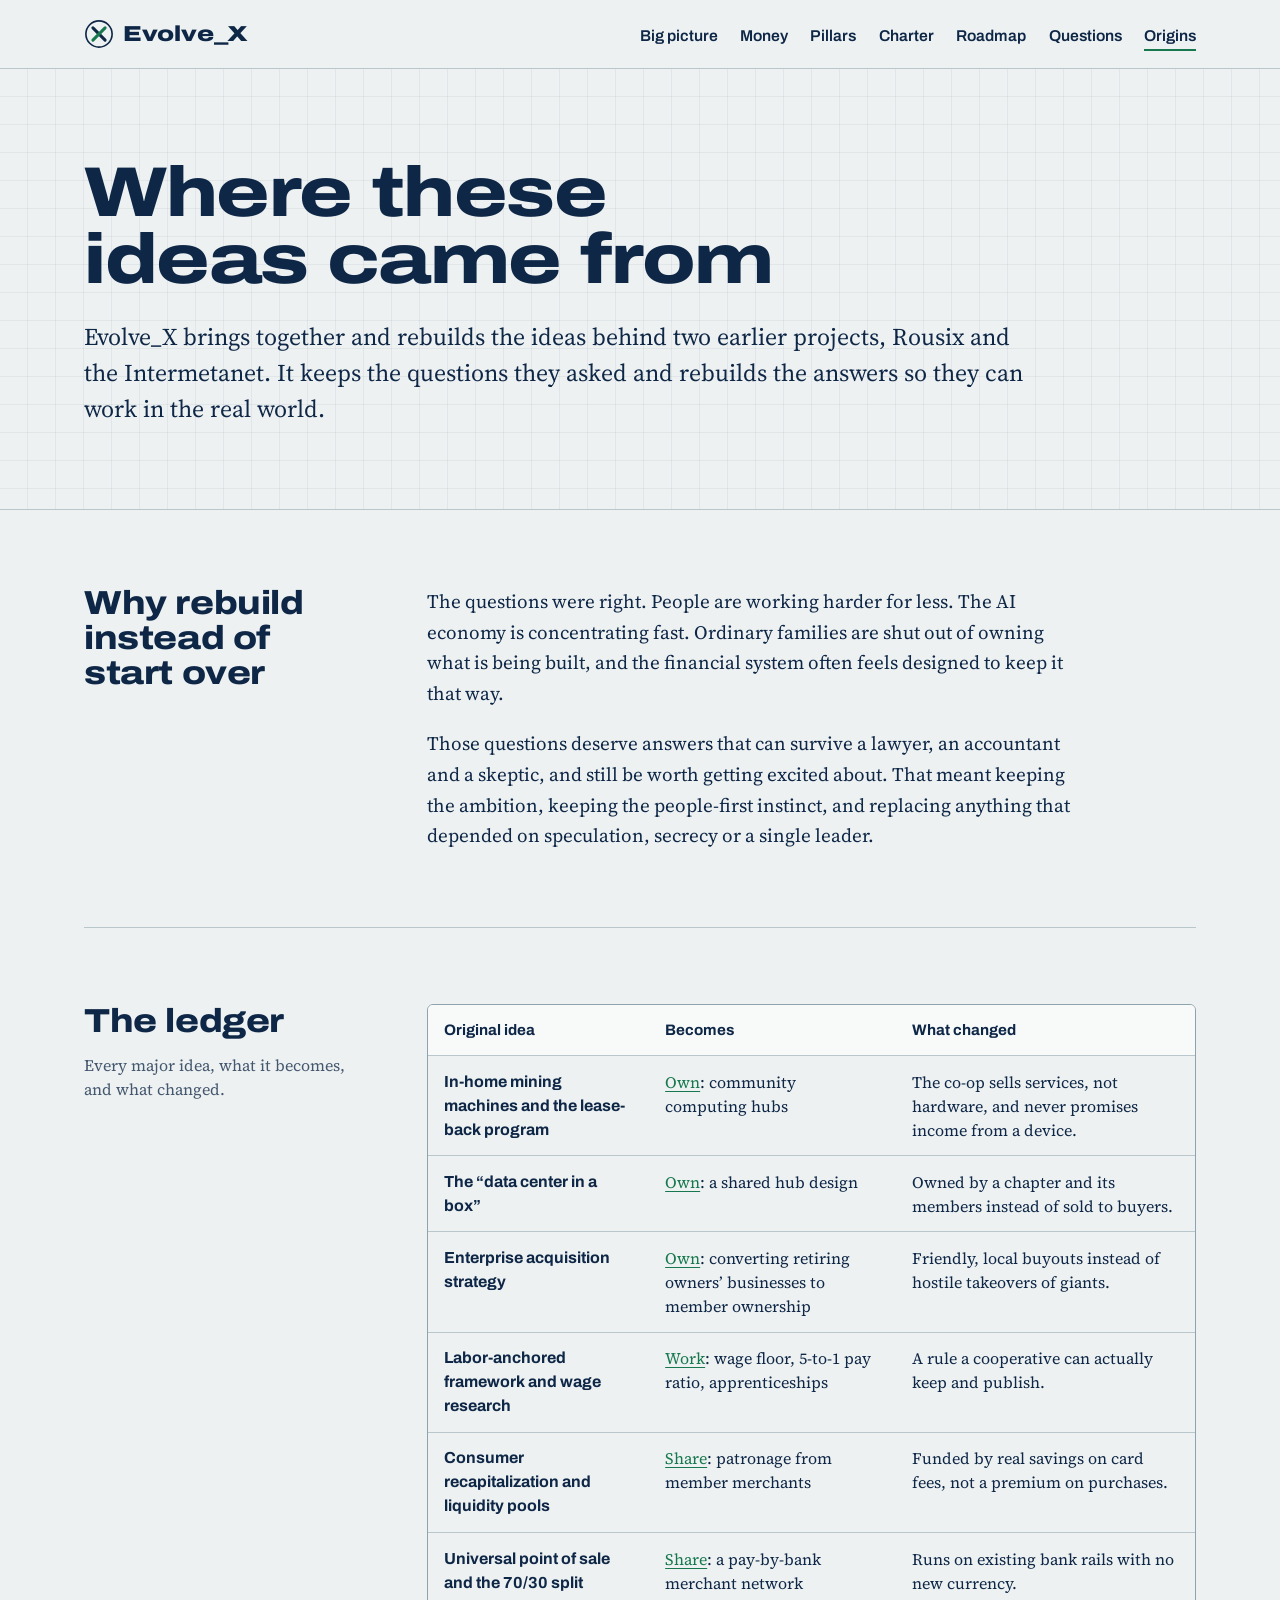
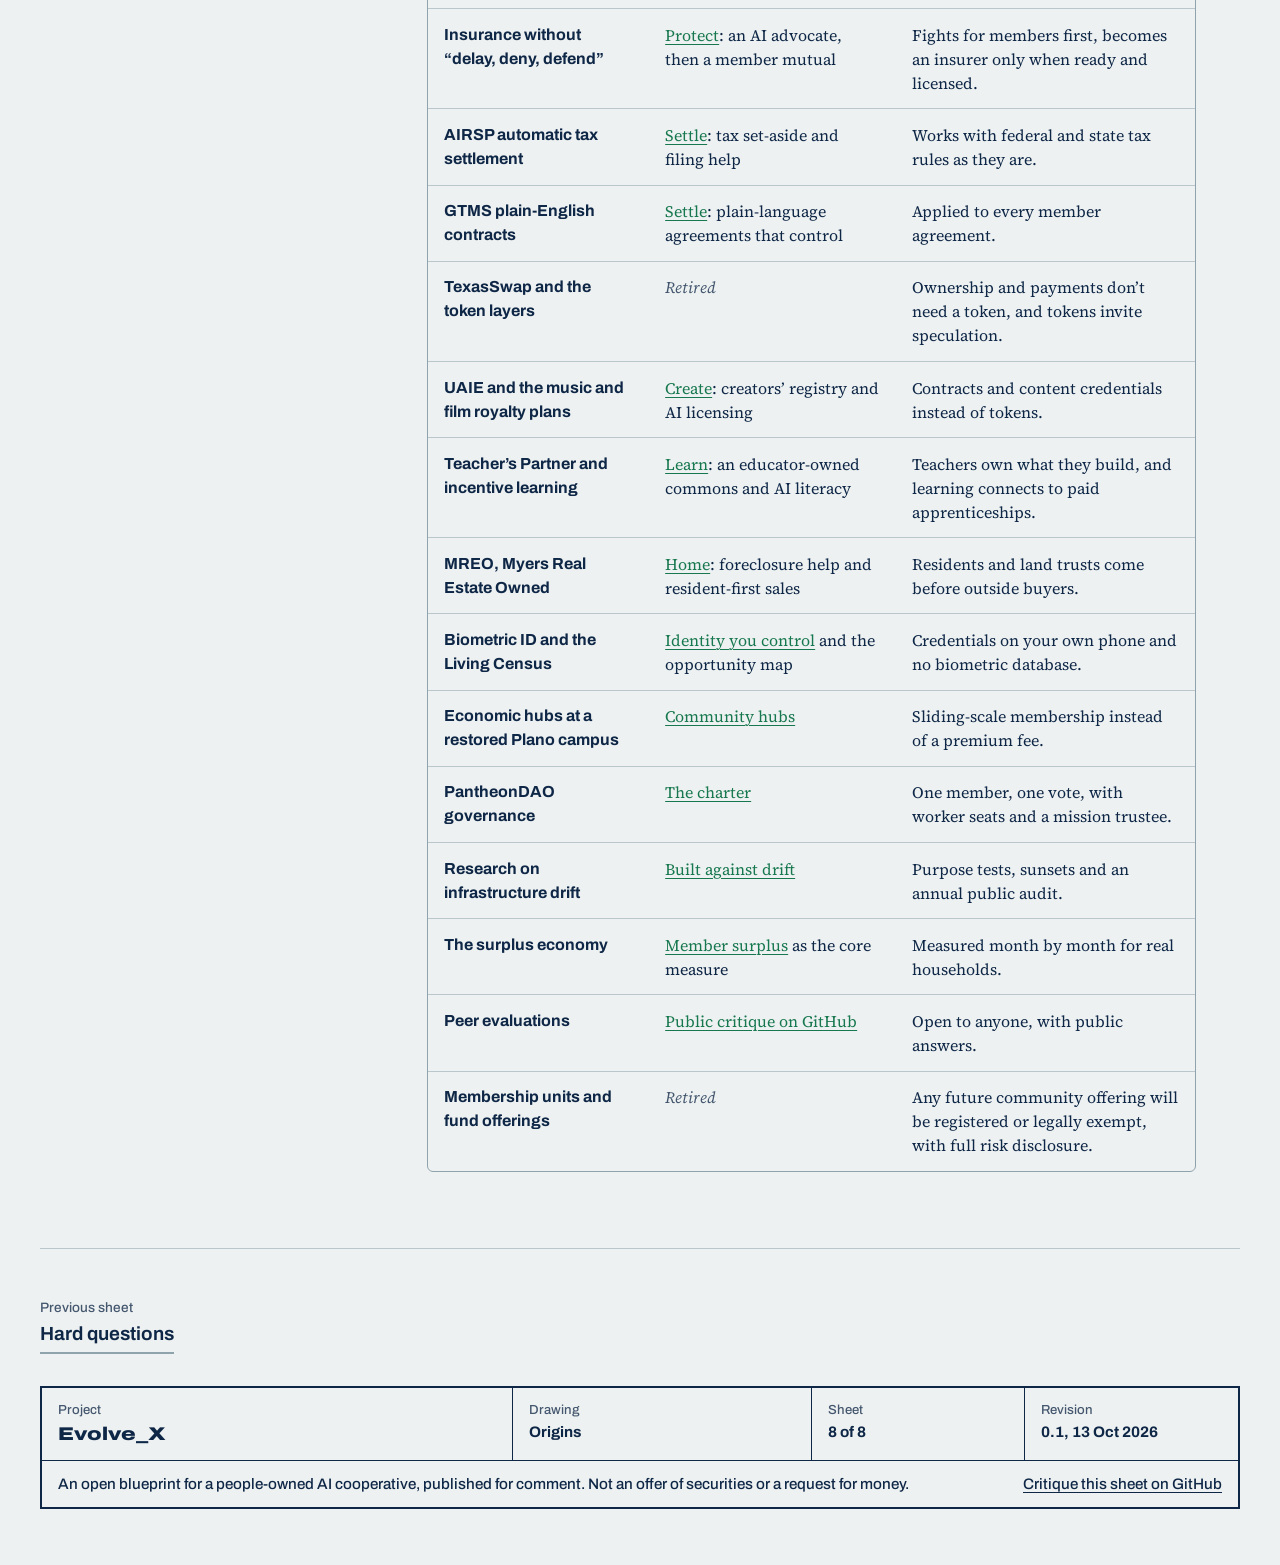
<file: origins.html>
<!doctype html>
<html lang="en">
<head>
<meta charset="utf-8">
<meta name="viewport" content="width=device-width, initial-scale=1">
<title>Where these ideas came from | Evolve_X</title>
<meta name="description" content="How Evolve_X combines and rebuilds the ideas behind Rousix and the Intermetanet.">
<meta property="og:title" content="Where these ideas came from | Evolve_X">
<meta property="og:description" content="How Evolve_X combines and rebuilds the ideas behind Rousix and the Intermetanet.">
<meta property="og:type" content="website">
<meta name="theme-color" content="#edf1f1" media="(prefers-color-scheme: light)">
<meta name="theme-color" content="#0b2342" media="(prefers-color-scheme: dark)">
<link rel="icon" href="assets/favicon.svg" type="image/svg+xml">
<link rel="preconnect" href="https://fonts.googleapis.com">
<link rel="preconnect" href="https://fonts.gstatic.com" crossorigin>
<link rel="stylesheet" href="https://fonts.googleapis.com/css2?family=Archivo:wdth,wght@62..125,400..900&amp;family=Source+Serif+4:ital,opsz,wght@0,8..60,400..700;1,8..60,400..700&amp;display=swap">
<link rel="stylesheet" href="assets/style.css">
</head>
<body>
<a class="skip" href="#main">Skip to content</a>
<header class="site-head">
  <div class="wrap">
    <a class="wordmark" href="index.html" aria-label="Evolve_X home"><svg viewBox="0 0 64 64" aria-hidden="true" focusable="false"><circle cx="32" cy="32" r="28" fill="none" stroke="currentColor" stroke-width="3.5"/><path d="M19 19 L45 45" stroke="currentColor" stroke-width="6.5" stroke-linecap="round"/><path d="M45 19 L19 45" stroke="var(--leaf)" stroke-width="6.5" stroke-linecap="round"/></svg><span>Evolve_X</span></a>
    <button class="nav-toggle" type="button" aria-expanded="false" aria-controls="site-nav">Menu</button>
    <nav id="site-nav" class="site-nav" aria-label="Main">
      <ul>
        <li><a href="vision.html">Big picture</a></li>
        <li><a href="model.html">Money</a></li>
        <li><a href="pillars.html">Pillars</a></li>
        <li><a href="charter.html">Charter</a></li>
        <li><a href="roadmap.html">Roadmap</a></li>
        <li><a href="questions.html">Questions</a></li>
        <li><a href="origins.html" aria-current="page">Origins</a></li>
      </ul>
    </nav>
  </div>
</header>
<main id="main">
<section class="hero page-hero">
  <div class="wrap">
    <div>
      <h1>Where these ideas came from</h1>
      <p class="lede">Evolve_X brings together and rebuilds the ideas behind two earlier projects, Rousix and the Intermetanet. It keeps the questions they asked and rebuilds the answers so they can work in the real world.</p>
    </div>
  </div>
</section>

<div class="wrap">
  <section class="sec" aria-labelledby="h-why">
    <div class="sec-head"><h2 id="h-why">Why rebuild instead of start over</h2></div>
    <div class="sec-body">
      <p>The questions were right. People are working harder for less. The AI economy is concentrating fast. Ordinary families are shut out of owning what is being built, and the financial system often feels designed to keep it that way.</p>
      <p>Those questions deserve answers that can survive a lawyer, an accountant and a skeptic, and still be worth getting excited about. That meant keeping the ambition, keeping the people-first instinct, and replacing anything that depended on speculation, secrecy or a single leader.</p>
    </div>
  </section>

  <section class="sec" aria-labelledby="h-ledger">
    <div class="sec-head">
      <h2 id="h-ledger">The ledger</h2>
      <p class="note">Every major idea, what it becomes, and what changed.</p>
    </div>
    <div class="sec-body">
      <div class="table-wrap">
        <table class="wide">
          <thead><tr><th scope="col">Original idea</th><th scope="col">Becomes</th><th scope="col">What changed</th></tr></thead>
          <tbody>
            <tr><th scope="row">In-home mining machines and the lease-back program</th><td><a href="pillars.html#own">Own</a>: community computing hubs</td><td>The co-op sells services, not hardware, and never promises income from a device.</td></tr>
            <tr><th scope="row">The “data center in a box”</th><td><a href="pillars.html#own">Own</a>: a shared hub design</td><td>Owned by a chapter and its members instead of sold to buyers.</td></tr>
            <tr><th scope="row">Enterprise acquisition strategy</th><td><a href="pillars.html#own">Own</a>: converting retiring owners’ businesses to member ownership</td><td>Friendly, local buyouts instead of hostile takeovers of giants.</td></tr>
            <tr><th scope="row">Labor-anchored framework and wage research</th><td><a href="pillars.html#work">Work</a>: wage floor, 5-to-1 pay ratio, apprenticeships</td><td>A rule a cooperative can actually keep and publish.</td></tr>
            <tr><th scope="row">Consumer recapitalization and liquidity pools</th><td><a href="pillars.html#share">Share</a>: patronage from member merchants</td><td>Funded by real savings on card fees, not a premium on purchases.</td></tr>
            <tr><th scope="row">Universal point of sale and the 70/30 split</th><td><a href="pillars.html#share">Share</a>: a pay-by-bank merchant network</td><td>Runs on existing bank rails with no new currency.</td></tr>
            <tr><th scope="row">Insurance without “delay, deny, defend”</th><td><a href="pillars.html#protect">Protect</a>: an AI advocate, then a member mutual</td><td>Fights for members first, becomes an insurer only when ready and licensed.</td></tr>
            <tr><th scope="row">AIRSP automatic tax settlement</th><td><a href="pillars.html#settle">Settle</a>: tax set-aside and filing help</td><td>Works with federal and state tax rules as they are.</td></tr>
            <tr><th scope="row">GTMS plain-English contracts</th><td><a href="pillars.html#settle">Settle</a>: plain-language agreements that control</td><td>Applied to every member agreement.</td></tr>
            <tr><th scope="row">TexasSwap and the token layers</th><td class="retired">Retired</td><td>Ownership and payments don’t need a token, and tokens invite speculation.</td></tr>
            <tr><th scope="row">UAIE and the music and film royalty plans</th><td><a href="pillars.html#create">Create</a>: creators’ registry and AI licensing</td><td>Contracts and content credentials instead of tokens.</td></tr>
            <tr><th scope="row">Teacher’s Partner and incentive learning</th><td><a href="pillars.html#learn">Learn</a>: an educator-owned commons and AI literacy</td><td>Teachers own what they build, and learning connects to paid apprenticeships.</td></tr>
            <tr><th scope="row">MREO, Myers Real Estate Owned</th><td><a href="pillars.html#home">Home</a>: foreclosure help and resident-first sales</td><td>Residents and land trusts come before outside buyers.</td></tr>
            <tr><th scope="row">Biometric ID and the Living Census</th><td><a href="pillars.html#under">Identity you control</a> and the opportunity map</td><td>Credentials on your own phone and no biometric database.</td></tr>
            <tr><th scope="row">Economic hubs at a restored Plano campus</th><td><a href="pillars.html#under">Community hubs</a></td><td>Sliding-scale membership instead of a premium fee.</td></tr>
            <tr><th scope="row">PantheonDAO governance</th><td><a href="charter.html">The charter</a></td><td>One member, one vote, with worker seats and a mission trustee.</td></tr>
            <tr><th scope="row">Research on infrastructure drift</th><td><a href="charter.html#h-drift">Built against drift</a></td><td>Purpose tests, sunsets and an annual public audit.</td></tr>
            <tr><th scope="row">The surplus economy</th><td><a href="vision.html#h-surplus">Member surplus</a> as the core measure</td><td>Measured month by month for real households.</td></tr>
            <tr><th scope="row">Peer evaluations</th><td><a href="https://github.com/PrototypeVersions/Evolve_X/issues">Public critique on GitHub</a></td><td>Open to anyone, with public answers.</td></tr>
            <tr><th scope="row">Membership units and fund offerings</th><td class="retired">Retired</td><td>Any future community offering will be registered or legally exempt, with full risk disclosure.</td></tr>
          </tbody>
        </table>
      </div>
    </div>
  </section>
</div>
</main>
<footer class="wrap title-block-wrap">
  <nav class="next-sheet" aria-label="Previous and next sheet">
    <a href="questions.html"><span class="k">Previous sheet</span>Hard questions</a>
  </nav>
  <div class="title-block">
    <div class="project"><span class="k">Project</span><span class="v">Evolve_X</span></div>
    <div class="drawing"><span class="k">Drawing</span><span class="v">Origins</span></div>
    <div><span class="k">Sheet</span><span class="v">8 of 8</span></div>
    <div><span class="k">Revision</span><span class="v">0.1, 13 Oct 2026</span></div>
    <div class="row2"><span>An open blueprint for a people-owned AI cooperative, published for comment. Not an offer of securities or a request for money.</span><a href="https://github.com/PrototypeVersions/Evolve_X/issues">Critique this sheet on GitHub</a></div>
  </div>
</footer>
<script src="assets/site.js" defer></script>
</body>
</html>
</file>
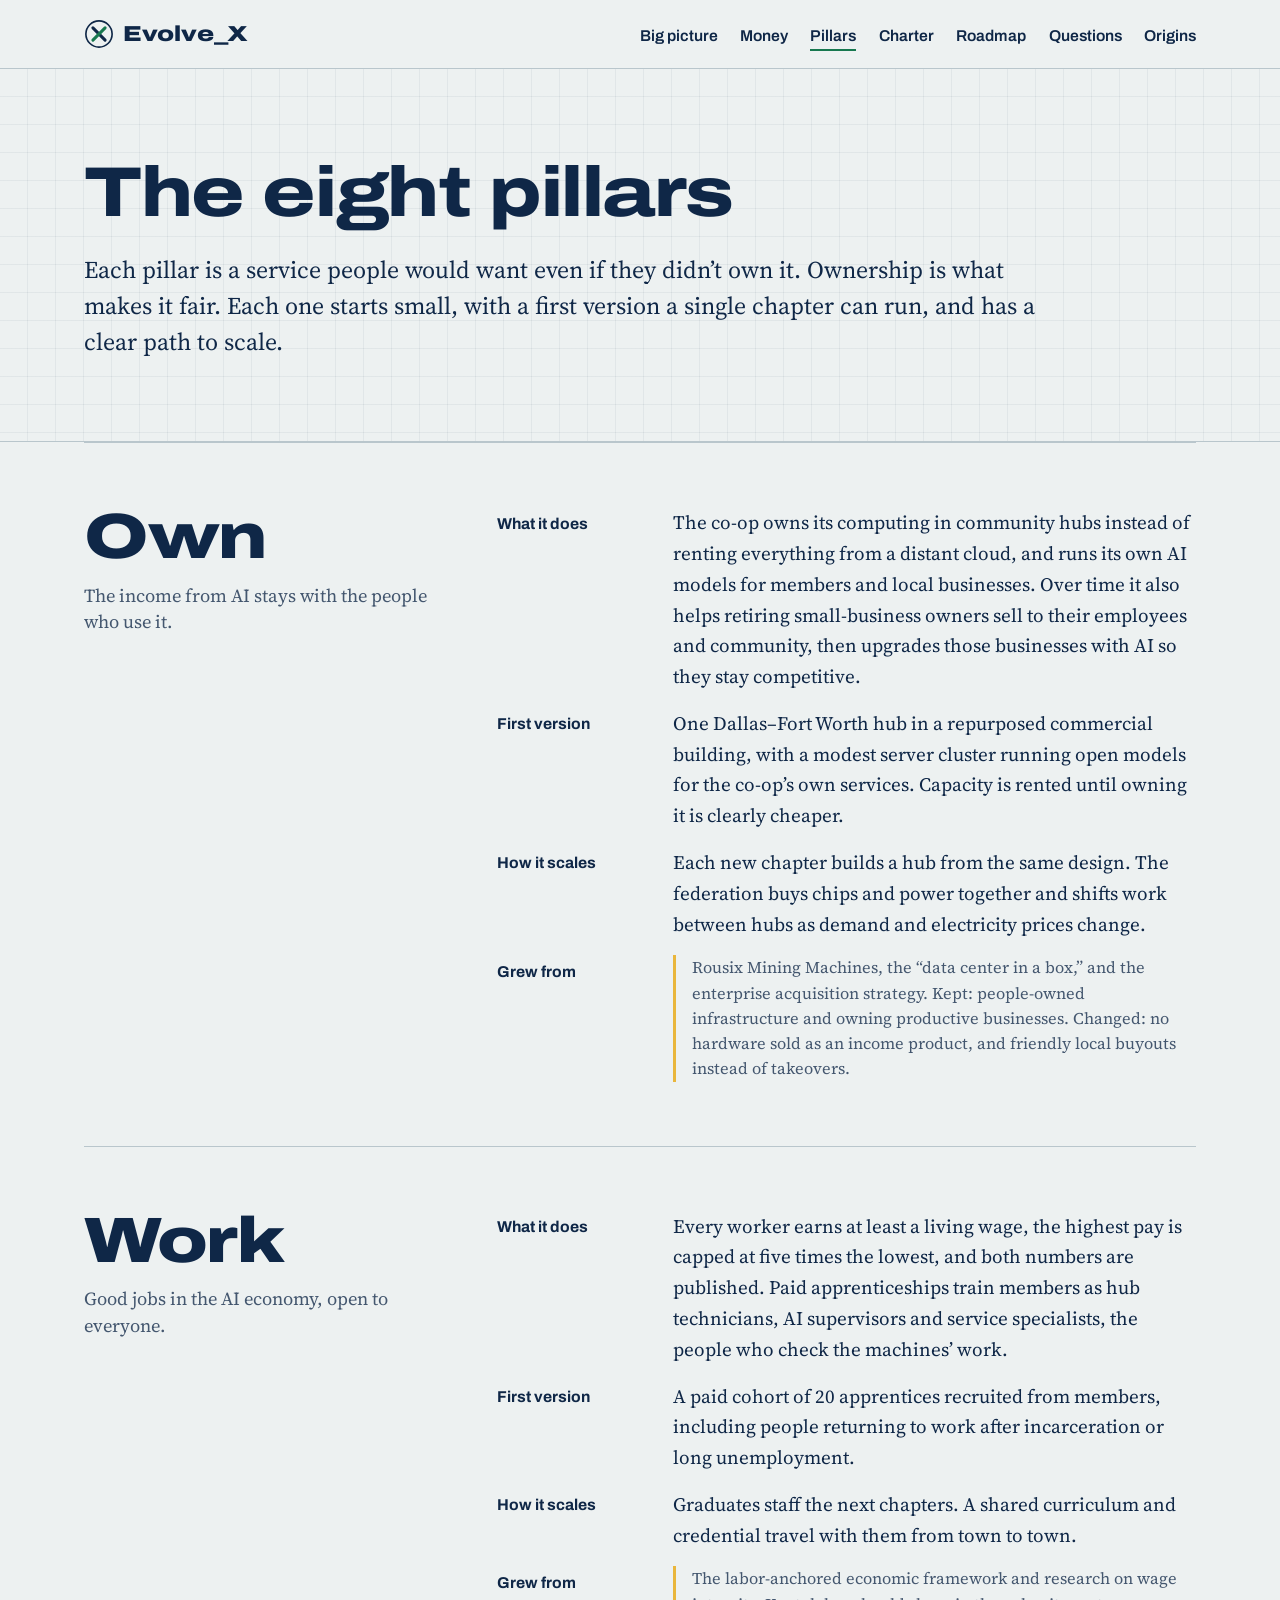
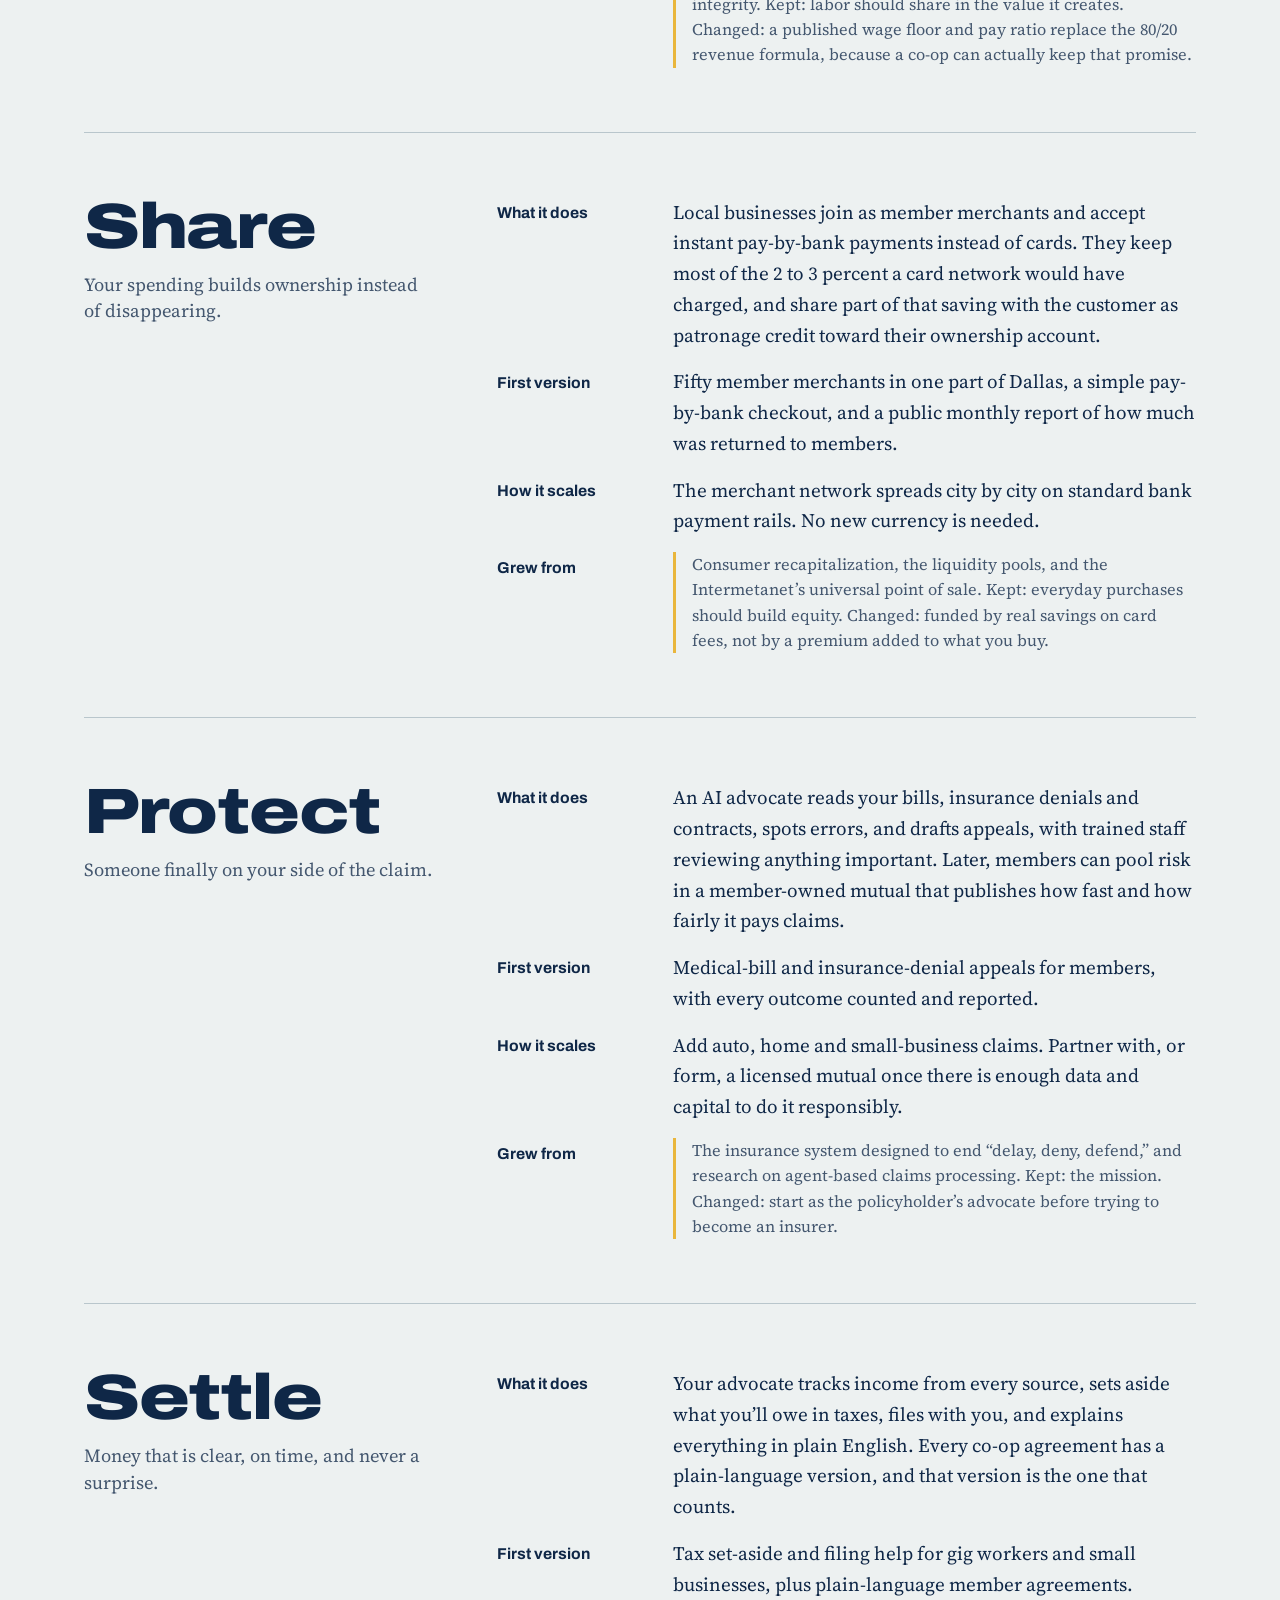
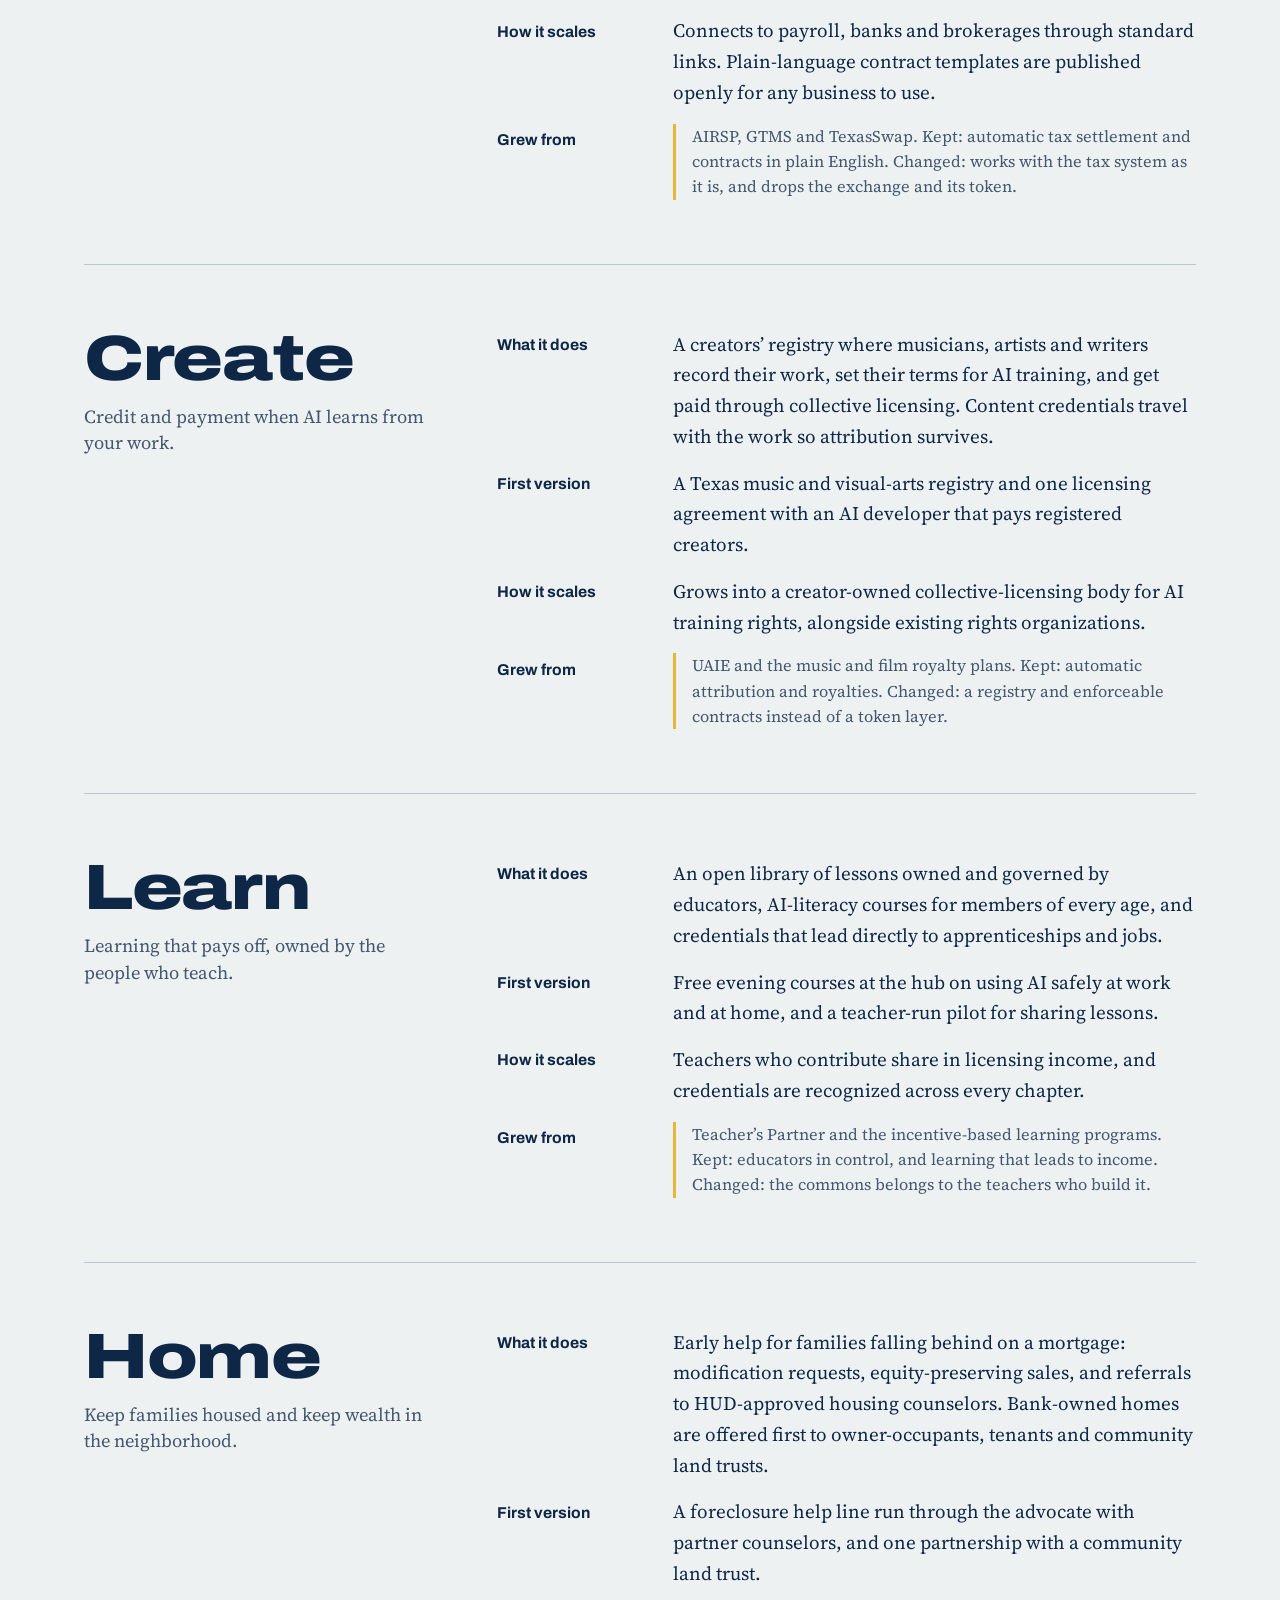
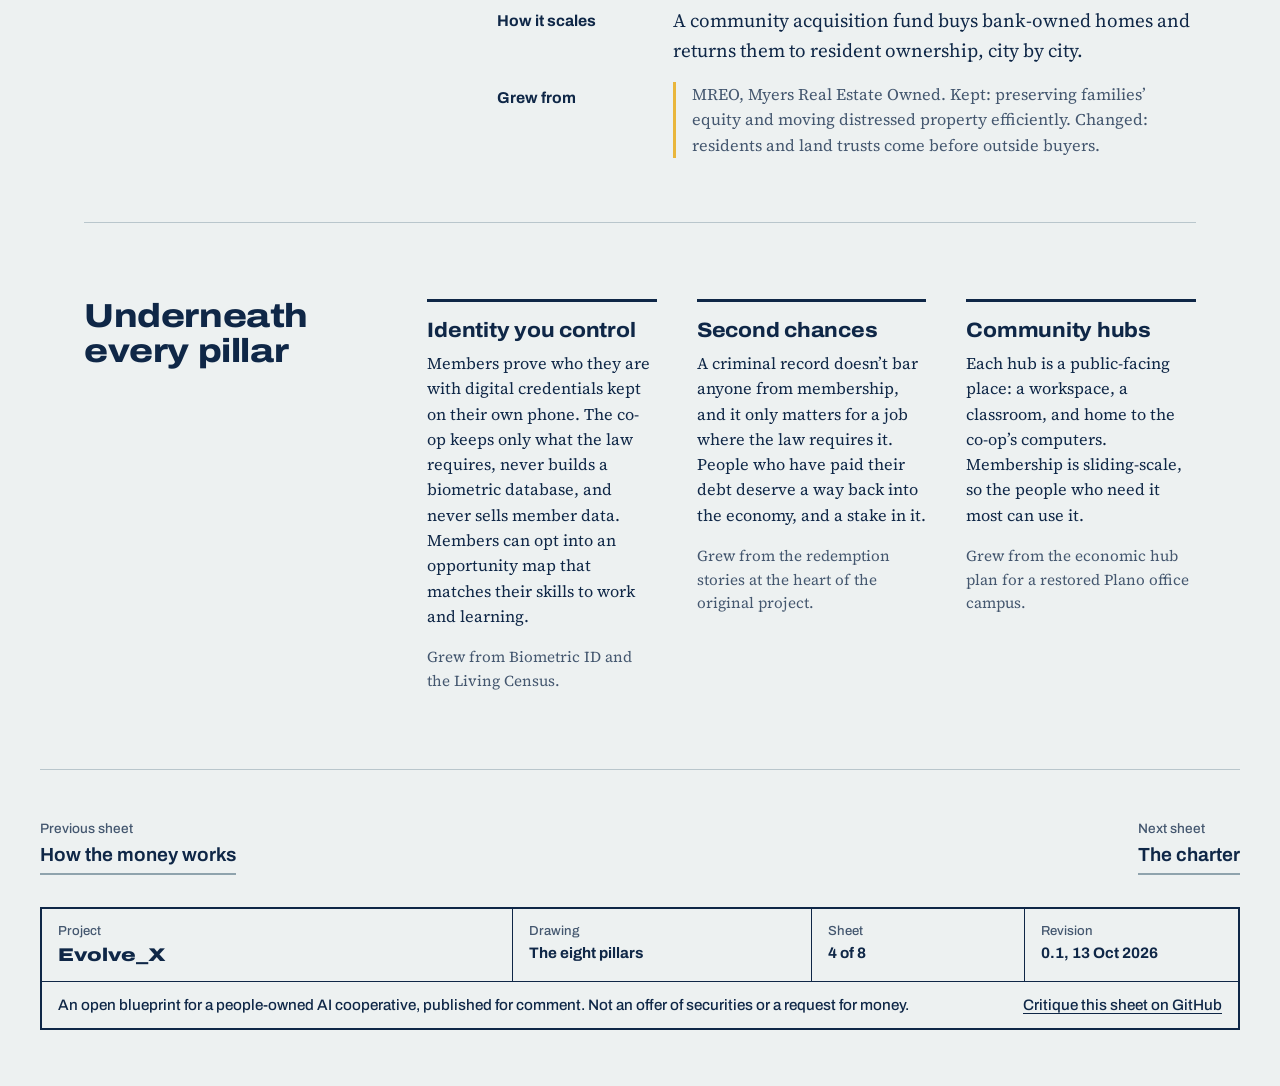
<file: pillars.html>
<!doctype html>
<html lang="en">
<head>
<meta charset="utf-8">
<meta name="viewport" content="width=device-width, initial-scale=1">
<title>The eight pillars | Evolve_X</title>
<meta name="description" content="Own, Work, Share, Protect, Settle, Create, Learn, Home: eight services owned by the people who use them.">
<meta property="og:title" content="The eight pillars | Evolve_X">
<meta property="og:description" content="Own, Work, Share, Protect, Settle, Create, Learn, Home: eight services owned by the people who use them.">
<meta property="og:type" content="website">
<meta name="theme-color" content="#edf1f1" media="(prefers-color-scheme: light)">
<meta name="theme-color" content="#0b2342" media="(prefers-color-scheme: dark)">
<link rel="icon" href="assets/favicon.svg" type="image/svg+xml">
<link rel="preconnect" href="https://fonts.googleapis.com">
<link rel="preconnect" href="https://fonts.gstatic.com" crossorigin>
<link rel="stylesheet" href="https://fonts.googleapis.com/css2?family=Archivo:wdth,wght@62..125,400..900&amp;family=Source+Serif+4:ital,opsz,wght@0,8..60,400..700;1,8..60,400..700&amp;display=swap">
<link rel="stylesheet" href="assets/style.css">
</head>
<body>
<a class="skip" href="#main">Skip to content</a>
<header class="site-head">
  <div class="wrap">
    <a class="wordmark" href="index.html" aria-label="Evolve_X home"><svg viewBox="0 0 64 64" aria-hidden="true" focusable="false"><circle cx="32" cy="32" r="28" fill="none" stroke="currentColor" stroke-width="3.5"/><path d="M19 19 L45 45" stroke="currentColor" stroke-width="6.5" stroke-linecap="round"/><path d="M45 19 L19 45" stroke="var(--leaf)" stroke-width="6.5" stroke-linecap="round"/></svg><span>Evolve_X</span></a>
    <button class="nav-toggle" type="button" aria-expanded="false" aria-controls="site-nav">Menu</button>
    <nav id="site-nav" class="site-nav" aria-label="Main">
      <ul>
        <li><a href="vision.html">Big picture</a></li>
        <li><a href="model.html">Money</a></li>
        <li><a href="pillars.html" aria-current="page">Pillars</a></li>
        <li><a href="charter.html">Charter</a></li>
        <li><a href="roadmap.html">Roadmap</a></li>
        <li><a href="questions.html">Questions</a></li>
        <li><a href="origins.html">Origins</a></li>
      </ul>
    </nav>
  </div>
</header>
<main id="main">
<section class="hero page-hero">
  <div class="wrap">
    <div>
      <h1>The eight pillars</h1>
      <p class="lede">Each pillar is a service people would want even if they didn’t own it. Ownership is what makes it fair. Each one starts small, with a first version a single chapter can run, and has a clear path to scale.</p>
    </div>
  </div>
</section>

<div class="wrap">
  <article class="pillar" id="own" aria-labelledby="p-own">
    <div><div class="name-wrap">
      <h2 class="name" id="p-own">Own</h2>
      <p class="promise">The income from AI stays with the people who use it.</p>
    </div></div>
    <dl>
      <dt>What it does</dt>
      <dd>The co-op owns its computing in community hubs instead of renting everything from a distant cloud, and runs its own AI models for members and local businesses. Over time it also helps retiring small-business owners sell to their employees and community, then upgrades those businesses with AI so they stay competitive.</dd>
      <dt>First version</dt>
      <dd>One Dallas–Fort Worth hub in a repurposed commercial building, with a modest server cluster running open models for the co-op’s own services. Capacity is rented until owning it is clearly cheaper.</dd>
      <dt>How it scales</dt>
      <dd>Each new chapter builds a hub from the same design. The federation buys chips and power together and shifts work between hubs as demand and electricity prices change.</dd>
      <dt>Grew from</dt>
      <dd class="origin">Rousix Mining Machines, the “data center in a box,” and the enterprise acquisition strategy. Kept: people-owned infrastructure and owning productive businesses. Changed: no hardware sold as an income product, and friendly local buyouts instead of takeovers.</dd>
    </dl>
  </article>

  <article class="pillar" id="work" aria-labelledby="p-work">
    <div><div class="name-wrap">
      <h2 class="name" id="p-work">Work</h2>
      <p class="promise">Good jobs in the AI economy, open to everyone.</p>
    </div></div>
    <dl>
      <dt>What it does</dt>
      <dd>Every worker earns at least a living wage, the highest pay is capped at five times the lowest, and both numbers are published. Paid apprenticeships train members as hub technicians, AI supervisors and service specialists, the people who check the machines’ work.</dd>
      <dt>First version</dt>
      <dd>A paid cohort of 20 apprentices recruited from members, including people returning to work after incarceration or long unemployment.</dd>
      <dt>How it scales</dt>
      <dd>Graduates staff the next chapters. A shared curriculum and credential travel with them from town to town.</dd>
      <dt>Grew from</dt>
      <dd class="origin">The labor-anchored economic framework and research on wage integrity. Kept: labor should share in the value it creates. Changed: a published wage floor and pay ratio replace the 80/20 revenue formula, because a co-op can actually keep that promise.</dd>
    </dl>
  </article>

  <article class="pillar" id="share" aria-labelledby="p-share">
    <div><div class="name-wrap">
      <h2 class="name" id="p-share">Share</h2>
      <p class="promise">Your spending builds ownership instead of disappearing.</p>
    </div></div>
    <dl>
      <dt>What it does</dt>
      <dd>Local businesses join as member merchants and accept instant pay-by-bank payments instead of cards. They keep most of the 2 to 3 percent a card network would have charged, and share part of that saving with the customer as patronage credit toward their ownership account.</dd>
      <dt>First version</dt>
      <dd>Fifty member merchants in one part of Dallas, a simple pay-by-bank checkout, and a public monthly report of how much was returned to members.</dd>
      <dt>How it scales</dt>
      <dd>The merchant network spreads city by city on standard bank payment rails. No new currency is needed.</dd>
      <dt>Grew from</dt>
      <dd class="origin">Consumer recapitalization, the liquidity pools, and the Intermetanet’s universal point of sale. Kept: everyday purchases should build equity. Changed: funded by real savings on card fees, not by a premium added to what you buy.</dd>
    </dl>
  </article>

  <article class="pillar" id="protect" aria-labelledby="p-protect">
    <div><div class="name-wrap">
      <h2 class="name" id="p-protect">Protect</h2>
      <p class="promise">Someone finally on your side of the claim.</p>
    </div></div>
    <dl>
      <dt>What it does</dt>
      <dd>An AI advocate reads your bills, insurance denials and contracts, spots errors, and drafts appeals, with trained staff reviewing anything important. Later, members can pool risk in a member-owned mutual that publishes how fast and how fairly it pays claims.</dd>
      <dt>First version</dt>
      <dd>Medical-bill and insurance-denial appeals for members, with every outcome counted and reported.</dd>
      <dt>How it scales</dt>
      <dd>Add auto, home and small-business claims. Partner with, or form, a licensed mutual once there is enough data and capital to do it responsibly.</dd>
      <dt>Grew from</dt>
      <dd class="origin">The insurance system designed to end “delay, deny, defend,” and research on agent-based claims processing. Kept: the mission. Changed: start as the policyholder’s advocate before trying to become an insurer.</dd>
    </dl>
  </article>

  <article class="pillar" id="settle" aria-labelledby="p-settle">
    <div><div class="name-wrap">
      <h2 class="name" id="p-settle">Settle</h2>
      <p class="promise">Money that is clear, on time, and never a surprise.</p>
    </div></div>
    <dl>
      <dt>What it does</dt>
      <dd>Your advocate tracks income from every source, sets aside what you’ll owe in taxes, files with you, and explains everything in plain English. Every co-op agreement has a plain-language version, and that version is the one that counts.</dd>
      <dt>First version</dt>
      <dd>Tax set-aside and filing help for gig workers and small businesses, plus plain-language member agreements.</dd>
      <dt>How it scales</dt>
      <dd>Connects to payroll, banks and brokerages through standard links. Plain-language contract templates are published openly for any business to use.</dd>
      <dt>Grew from</dt>
      <dd class="origin">AIRSP, GTMS and TexasSwap. Kept: automatic tax settlement and contracts in plain English. Changed: works with the tax system as it is, and drops the exchange and its token.</dd>
    </dl>
  </article>

  <article class="pillar" id="create" aria-labelledby="p-create">
    <div><div class="name-wrap">
      <h2 class="name" id="p-create">Create</h2>
      <p class="promise">Credit and payment when AI learns from your work.</p>
    </div></div>
    <dl>
      <dt>What it does</dt>
      <dd>A creators’ registry where musicians, artists and writers record their work, set their terms for AI training, and get paid through collective licensing. Content credentials travel with the work so attribution survives.</dd>
      <dt>First version</dt>
      <dd>A Texas music and visual-arts registry and one licensing agreement with an AI developer that pays registered creators.</dd>
      <dt>How it scales</dt>
      <dd>Grows into a creator-owned collective-licensing body for AI training rights, alongside existing rights organizations.</dd>
      <dt>Grew from</dt>
      <dd class="origin">UAIE and the music and film royalty plans. Kept: automatic attribution and royalties. Changed: a registry and enforceable contracts instead of a token layer.</dd>
    </dl>
  </article>

  <article class="pillar" id="learn" aria-labelledby="p-learn">
    <div><div class="name-wrap">
      <h2 class="name" id="p-learn">Learn</h2>
      <p class="promise">Learning that pays off, owned by the people who teach.</p>
    </div></div>
    <dl>
      <dt>What it does</dt>
      <dd>An open library of lessons owned and governed by educators, AI-literacy courses for members of every age, and credentials that lead directly to apprenticeships and jobs.</dd>
      <dt>First version</dt>
      <dd>Free evening courses at the hub on using AI safely at work and at home, and a teacher-run pilot for sharing lessons.</dd>
      <dt>How it scales</dt>
      <dd>Teachers who contribute share in licensing income, and credentials are recognized across every chapter.</dd>
      <dt>Grew from</dt>
      <dd class="origin">Teacher’s Partner and the incentive-based learning programs. Kept: educators in control, and learning that leads to income. Changed: the commons belongs to the teachers who build it.</dd>
    </dl>
  </article>

  <article class="pillar" id="home" aria-labelledby="p-home">
    <div><div class="name-wrap">
      <h2 class="name" id="p-home">Home</h2>
      <p class="promise">Keep families housed and keep wealth in the neighborhood.</p>
    </div></div>
    <dl>
      <dt>What it does</dt>
      <dd>Early help for families falling behind on a mortgage: modification requests, equity-preserving sales, and referrals to HUD-approved housing counselors. Bank-owned homes are offered first to owner-occupants, tenants and community land trusts.</dd>
      <dt>First version</dt>
      <dd>A foreclosure help line run through the advocate with partner counselors, and one partnership with a community land trust.</dd>
      <dt>How it scales</dt>
      <dd>A community acquisition fund buys bank-owned homes and returns them to resident ownership, city by city.</dd>
      <dt>Grew from</dt>
      <dd class="origin">MREO, Myers Real Estate Owned. Kept: preserving families’ equity and moving distressed property efficiently. Changed: residents and land trusts come before outside buyers.</dd>
    </dl>
  </article>

  <section class="sec" id="under" aria-labelledby="h-under">
    <div class="sec-head">
      <h2 id="h-under">Underneath every pillar</h2>
    </div>
    <div class="sec-body">
      <div class="foundations">
        <div>
          <h3>Identity you control</h3>
          <p>Members prove who they are with digital credentials kept on their own phone. The co-op keeps only what the law requires, never builds a biometric database, and never sells member data. Members can opt into an opportunity map that matches their skills to work and learning.</p>
          <p class="origin">Grew from Biometric ID and the Living Census.</p>
        </div>
        <div>
          <h3>Second chances</h3>
          <p>A criminal record doesn’t bar anyone from membership, and it only matters for a job where the law requires it. People who have paid their debt deserve a way back into the economy, and a stake in it.</p>
          <p class="origin">Grew from the redemption stories at the heart of the original project.</p>
        </div>
        <div>
          <h3>Community hubs</h3>
          <p>Each hub is a public-facing place: a workspace, a classroom, and home to the co-op’s computers. Membership is sliding-scale, so the people who need it most can use it.</p>
          <p class="origin">Grew from the economic hub plan for a restored Plano office campus.</p>
        </div>
      </div>
    </div>
  </section>
</div>
</main>
<footer class="wrap title-block-wrap">
  <nav class="next-sheet" aria-label="Previous and next sheet">
    <a href="model.html"><span class="k">Previous sheet</span>How the money works</a>
    <a href="charter.html"><span class="k">Next sheet</span>The charter</a>
  </nav>
  <div class="title-block">
    <div class="project"><span class="k">Project</span><span class="v">Evolve_X</span></div>
    <div class="drawing"><span class="k">Drawing</span><span class="v">The eight pillars</span></div>
    <div><span class="k">Sheet</span><span class="v">4 of 8</span></div>
    <div><span class="k">Revision</span><span class="v">0.1, 13 Oct 2026</span></div>
    <div class="row2"><span>An open blueprint for a people-owned AI cooperative, published for comment. Not an offer of securities or a request for money.</span><a href="https://github.com/PrototypeVersions/Evolve_X/issues">Critique this sheet on GitHub</a></div>
  </div>
</footer>
<script src="assets/site.js" defer></script>
</body>
</html>
</file>
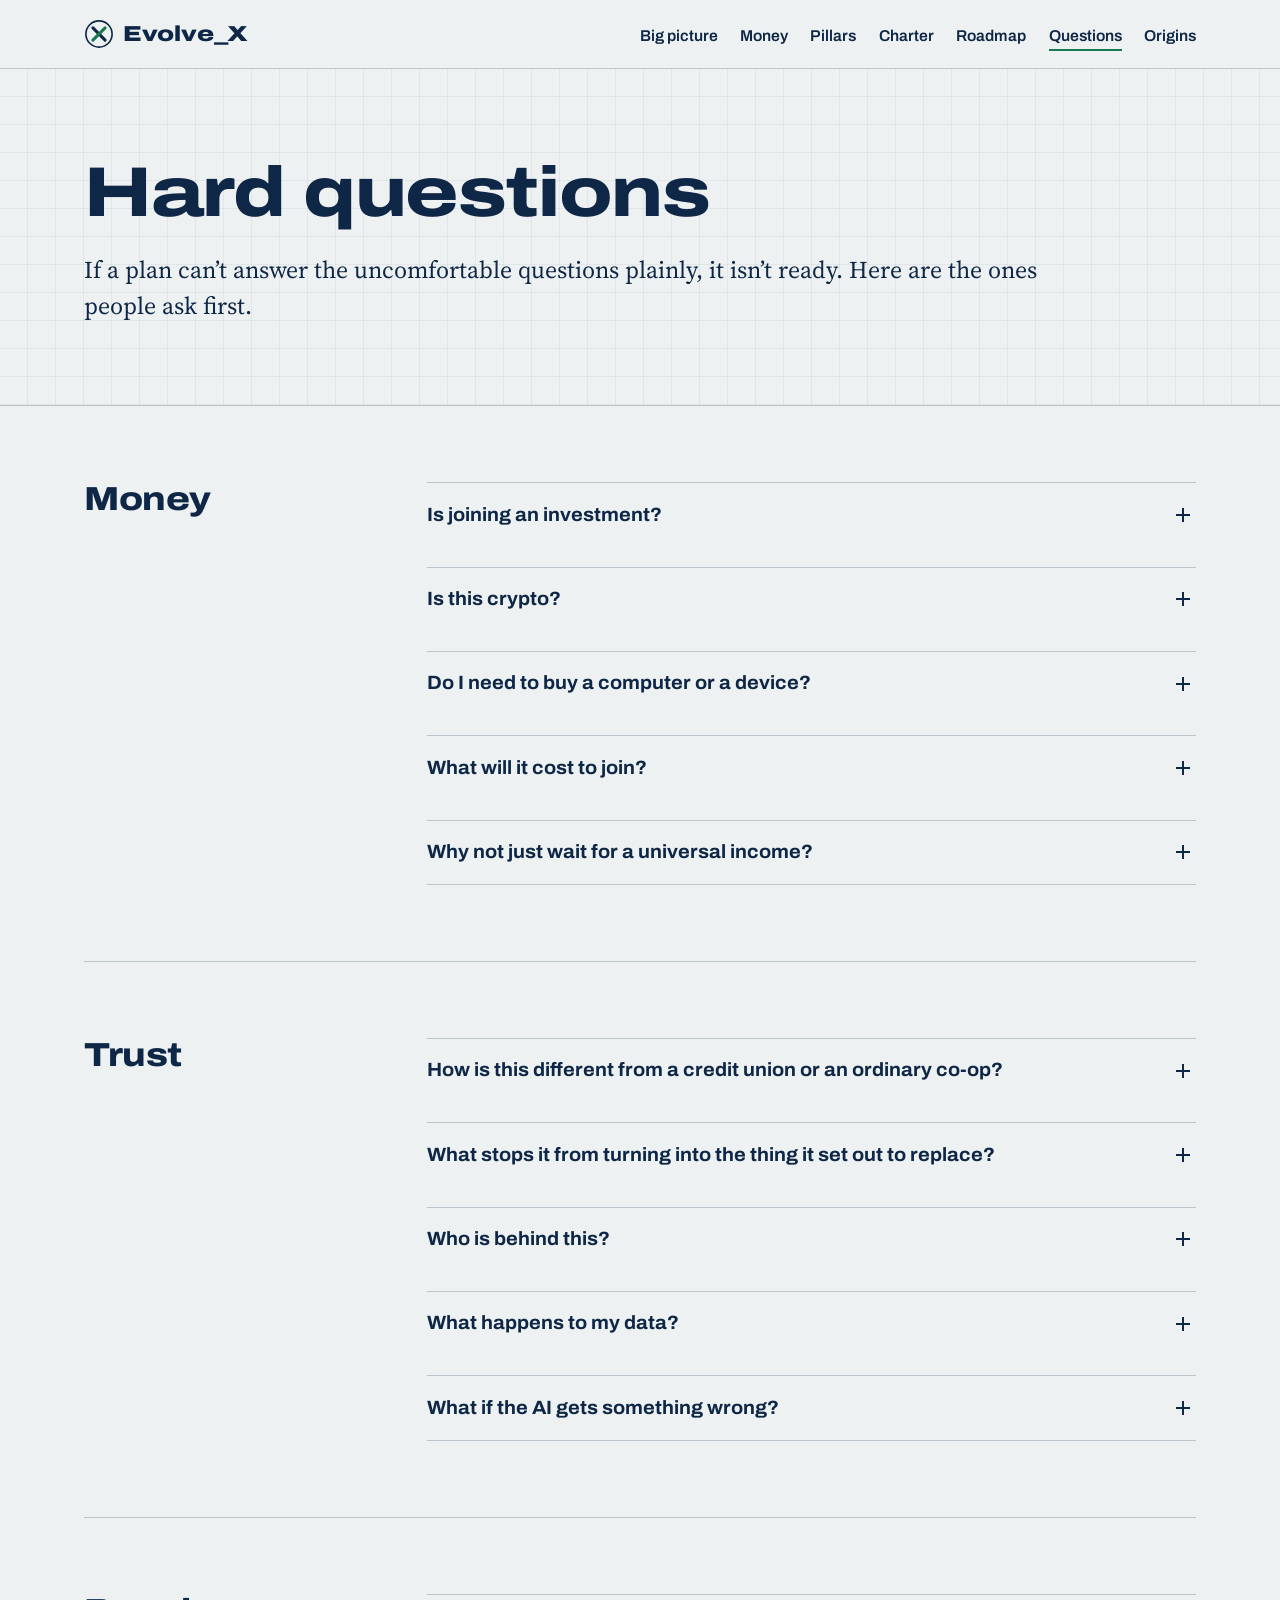
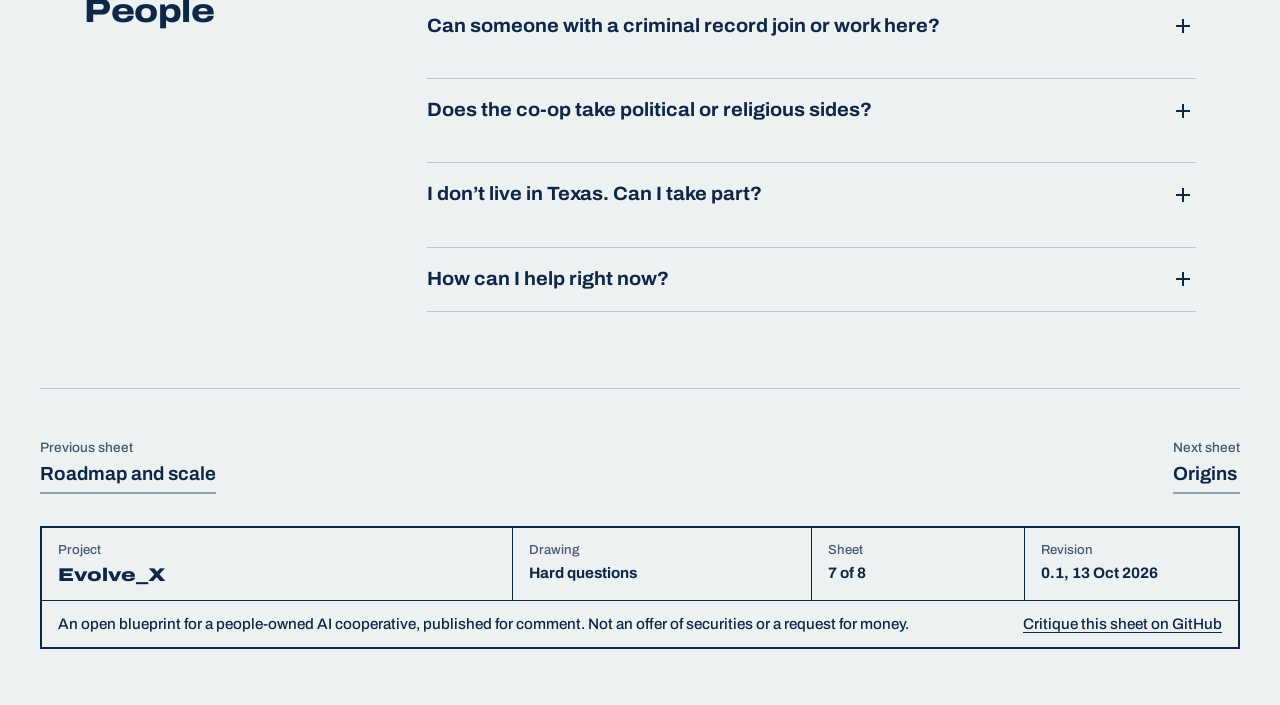
<file: questions.html>
<!doctype html>
<html lang="en">
<head>
<meta charset="utf-8">
<meta name="viewport" content="width=device-width, initial-scale=1">
<title>Hard questions | Evolve_X</title>
<meta name="description" content="Plain answers about money, trust and people: is it an investment, is it crypto, and what stops it from drifting.">
<meta property="og:title" content="Hard questions | Evolve_X">
<meta property="og:description" content="Plain answers about money, trust and people: is it an investment, is it crypto, and what stops it from drifting.">
<meta property="og:type" content="website">
<meta name="theme-color" content="#edf1f1" media="(prefers-color-scheme: light)">
<meta name="theme-color" content="#0b2342" media="(prefers-color-scheme: dark)">
<link rel="icon" href="assets/favicon.svg" type="image/svg+xml">
<link rel="preconnect" href="https://fonts.googleapis.com">
<link rel="preconnect" href="https://fonts.gstatic.com" crossorigin>
<link rel="stylesheet" href="https://fonts.googleapis.com/css2?family=Archivo:wdth,wght@62..125,400..900&amp;family=Source+Serif+4:ital,opsz,wght@0,8..60,400..700;1,8..60,400..700&amp;display=swap">
<link rel="stylesheet" href="assets/style.css">
</head>
<body>
<a class="skip" href="#main">Skip to content</a>
<header class="site-head">
  <div class="wrap">
    <a class="wordmark" href="index.html" aria-label="Evolve_X home"><svg viewBox="0 0 64 64" aria-hidden="true" focusable="false"><circle cx="32" cy="32" r="28" fill="none" stroke="currentColor" stroke-width="3.5"/><path d="M19 19 L45 45" stroke="currentColor" stroke-width="6.5" stroke-linecap="round"/><path d="M45 19 L19 45" stroke="var(--leaf)" stroke-width="6.5" stroke-linecap="round"/></svg><span>Evolve_X</span></a>
    <button class="nav-toggle" type="button" aria-expanded="false" aria-controls="site-nav">Menu</button>
    <nav id="site-nav" class="site-nav" aria-label="Main">
      <ul>
        <li><a href="vision.html">Big picture</a></li>
        <li><a href="model.html">Money</a></li>
        <li><a href="pillars.html">Pillars</a></li>
        <li><a href="charter.html">Charter</a></li>
        <li><a href="roadmap.html">Roadmap</a></li>
        <li><a href="questions.html" aria-current="page">Questions</a></li>
        <li><a href="origins.html">Origins</a></li>
      </ul>
    </nav>
  </div>
</header>
<main id="main">
<section class="hero page-hero">
  <div class="wrap">
    <div>
      <h1>Hard questions</h1>
      <p class="lede">If a plan can’t answer the uncomfortable questions plainly, it isn’t ready. Here are the ones people ask first.</p>
    </div>
  </div>
</section>

<div class="wrap">
  <section class="sec" aria-labelledby="h-money-q">
    <div class="sec-head"><h2 id="h-money-q">Money</h2></div>
    <div class="sec-body faq">
      <details>
        <summary>Is joining an investment?</summary>
        <div><p>No. A member share gives you one vote and access to the co-op’s services. Patronage depends on real surplus and could be small, or nothing, in a hard year. Nobody should join expecting a financial return.</p></div>
      </details>
      <details>
        <summary>Is this crypto?</summary>
        <div><p>No. Evolve_X has no coin or token. Money moves in dollars over ordinary bank payment rails, and ownership is recorded the way cooperatives have always recorded it.</p></div>
      </details>
      <details>
        <summary>Do I need to buy a computer or a device?</summary>
        <div><p>No. Services work on the phone or computer you already have. The co-op’s machines live in its hubs, and it will never sell you a device on the promise that it will earn money.</p></div>
      </details>
      <details>
        <summary>What will it cost to join?</summary>
        <div><p>The plan is a one-time member share of around $100, with waivers for people who can’t afford it, plus an optional monthly plan for personal services. The founding board will set final prices, and members can change them.</p></div>
      </details>
      <details>
        <summary>Why not just wait for a universal income?</summary>
        <div><p>We hope a strong public floor arrives, and we’ll push for one. But a check that depends on whoever controls the machines is fragile. Ownership is income you have a vote over, and you can start building it now.</p></div>
      </details>
    </div>
  </section>

  <section class="sec" aria-labelledby="h-trust-q">
    <div class="sec-head"><h2 id="h-trust-q">Trust</h2></div>
    <div class="sec-body faq">
      <details>
        <summary>How is this different from a credit union or an ordinary co-op?</summary>
        <div><p>The principles are the same. The tools are new. Evolve_X applies cooperative ownership to AI and computing, links chapters into a federation so they can share costly things, and locks its mission so it can’t be bought out.</p></div>
      </details>
      <details>
        <summary>What stops it from turning into the thing it set out to replace?</summary>
        <div><p>Structure, not good intentions: one member one vote, worker seats on every board, a mission trustee who can block a sale or a change of purpose, term limits, open books, and a public drift audit every year. The <a href="charter.html">charter</a> has the details.</p></div>
      </details>
      <details>
        <summary>Who is behind this?</summary>
        <div><p>Right now Evolve_X is an open blueprint published for comment. The cooperative itself will be formed with a founding board and governed by its members from the start.</p></div>
      </details>
      <details>
        <summary>What happens to my data?</summary>
        <div><p>The co-op collects as little as possible, keeps it under your control where it can, and never sells it. You can see it, correct it, and take it with you when you leave.</p></div>
      </details>
      <details>
        <summary>What if the AI gets something wrong?</summary>
        <div><p>A trained person reviews anything that affects your money, health, housing or work, every automated decision can be appealed to a person, and serious errors are reported to members within 72 hours.</p></div>
      </details>
    </div>
  </section>

  <section class="sec" aria-labelledby="h-people-q">
    <div class="sec-head"><h2 id="h-people-q">People</h2></div>
    <div class="sec-body faq">
      <details>
        <summary>Can someone with a criminal record join or work here?</summary>
        <div><p>Yes. A record doesn’t bar membership, and it only matters for a job where the law requires it.</p></div>
      </details>
      <details>
        <summary>Does the co-op take political or religious sides?</summary>
        <div><p>No. People of every faith and none, every party and none, are equally welcome. The co-op advocates for policies that broaden ownership, such as a public AI dividend, but it never endorses candidates.</p></div>
      </details>
      <details>
        <summary>I don’t live in Texas. Can I take part?</summary>
        <div><p>Not as a chapter member yet, but you can help shape the blueprint now, and the chapter playbook is being written so any town can open one.</p></div>
      </details>
      <details>
        <summary>How can I help right now?</summary>
        <div><p>Read the blueprint, try to break it, and post your critique on GitHub. If you run a business, teach, make art, or work in insurance, housing, law or computing, your experience is exactly what the next version needs.</p>
        <div class="actions"><a class="btn primary" href="https://github.com/PrototypeVersions/Evolve_X/issues">Post a critique on GitHub</a></div></div>
      </details>
    </div>
  </section>
</div>
</main>
<footer class="wrap title-block-wrap">
  <nav class="next-sheet" aria-label="Previous and next sheet">
    <a href="roadmap.html"><span class="k">Previous sheet</span>Roadmap and scale</a>
    <a href="origins.html"><span class="k">Next sheet</span>Origins</a>
  </nav>
  <div class="title-block">
    <div class="project"><span class="k">Project</span><span class="v">Evolve_X</span></div>
    <div class="drawing"><span class="k">Drawing</span><span class="v">Hard questions</span></div>
    <div><span class="k">Sheet</span><span class="v">7 of 8</span></div>
    <div><span class="k">Revision</span><span class="v">0.1, 13 Oct 2026</span></div>
    <div class="row2"><span>An open blueprint for a people-owned AI cooperative, published for comment. Not an offer of securities or a request for money.</span><a href="https://github.com/PrototypeVersions/Evolve_X/issues">Critique this sheet on GitHub</a></div>
  </div>
</footer>
<script src="assets/site.js" defer></script>
</body>
</html>
</file>
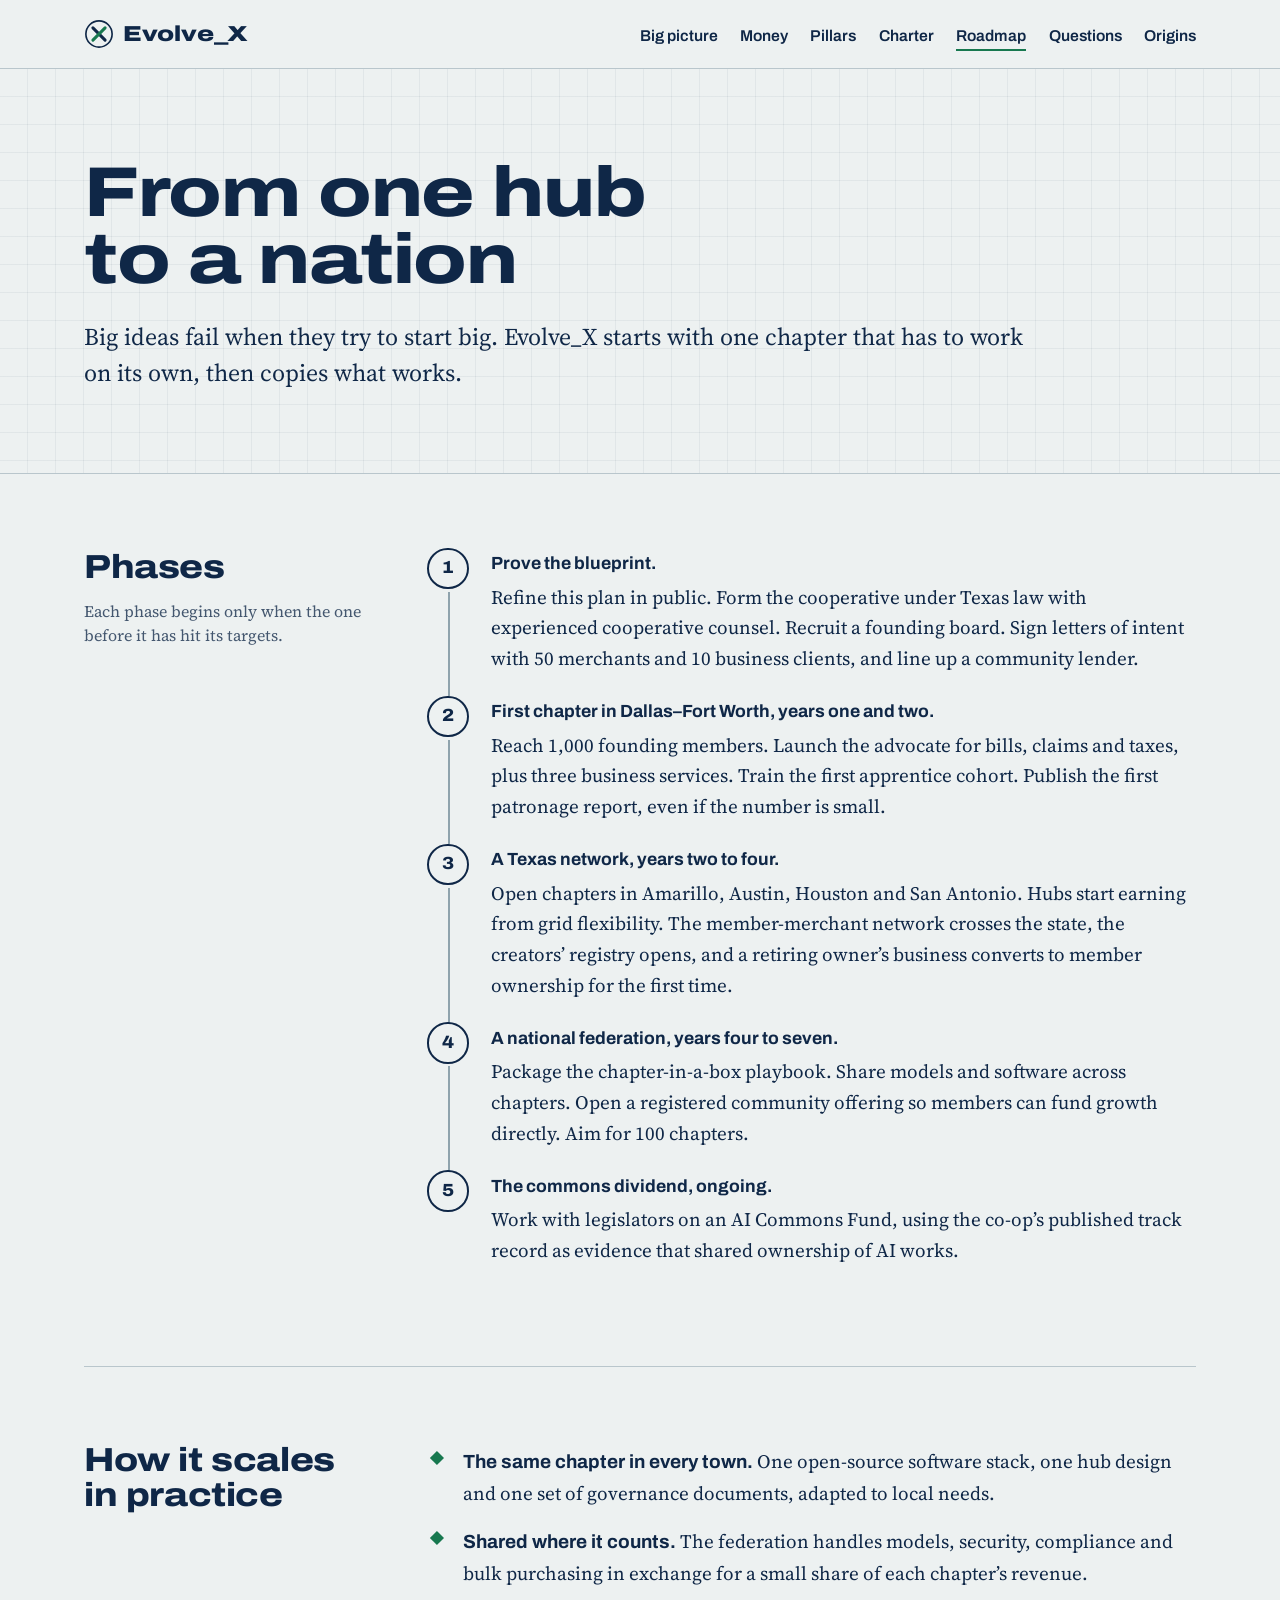
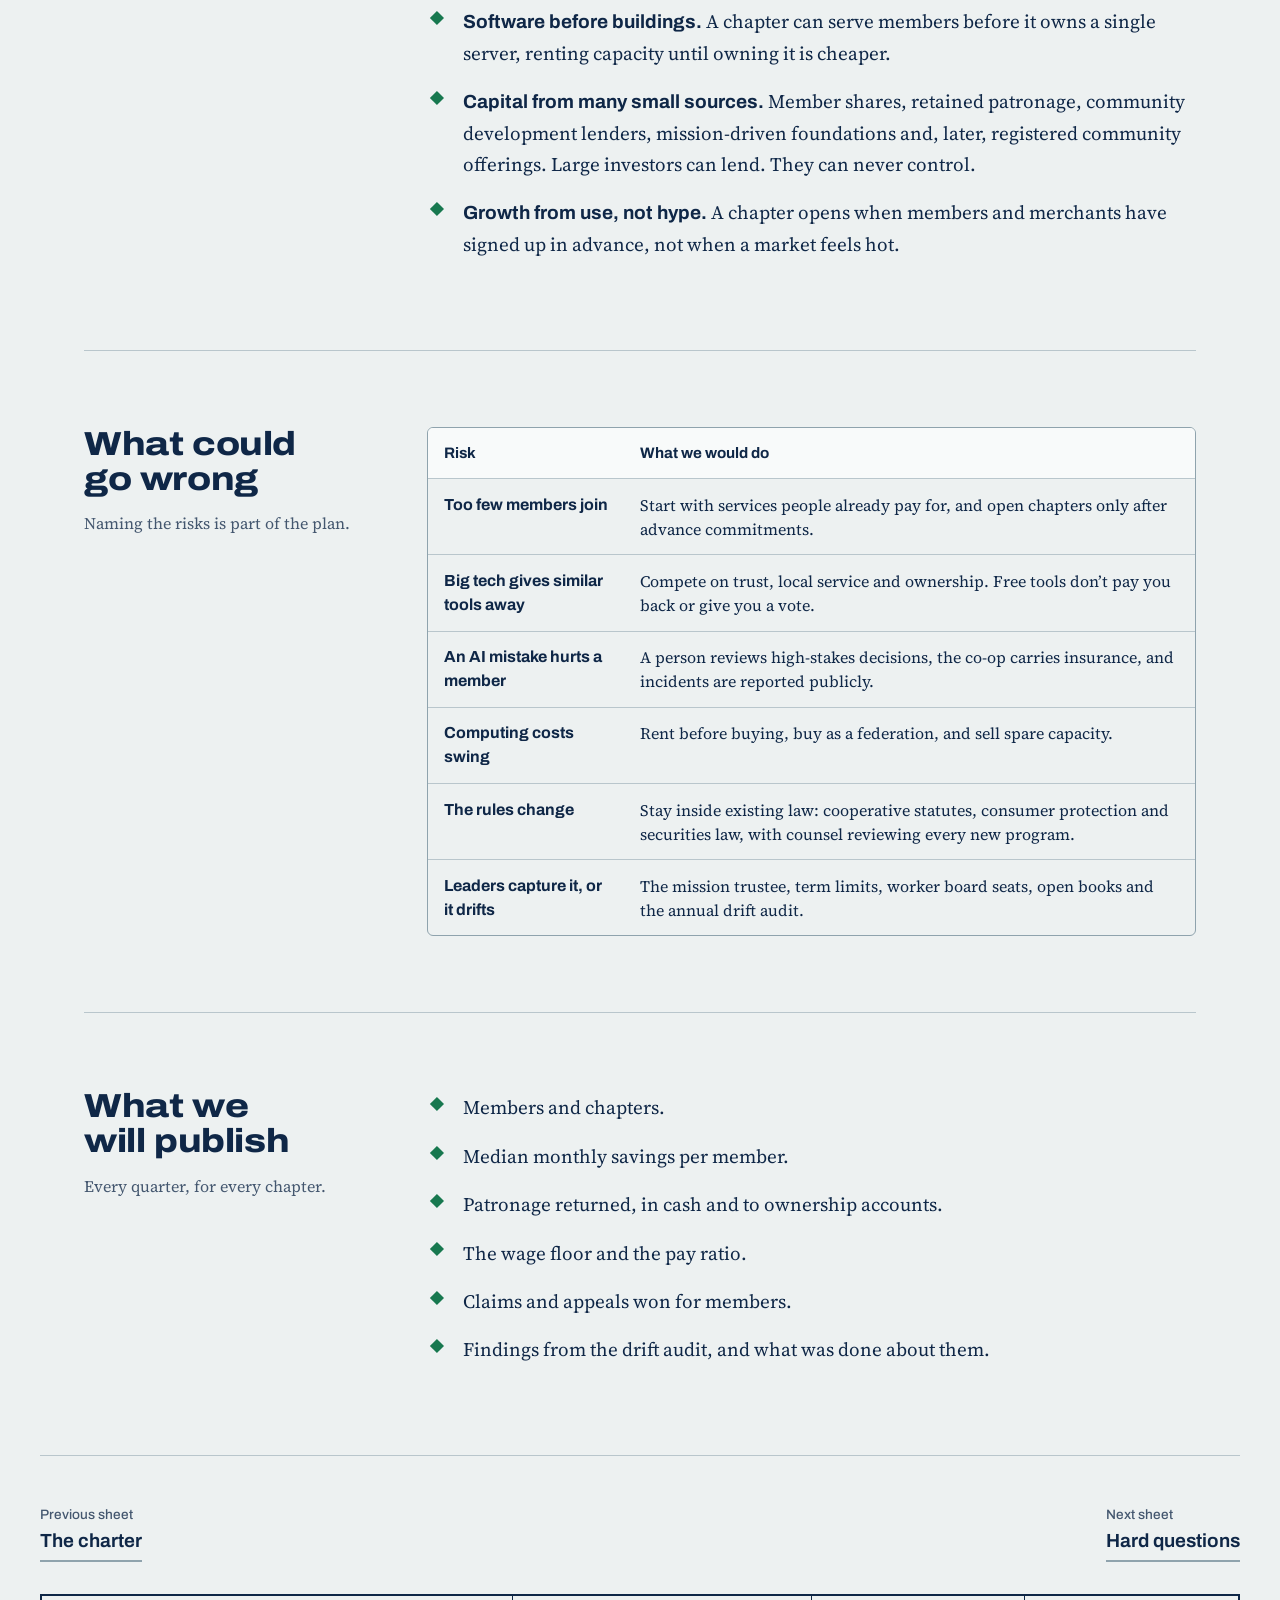
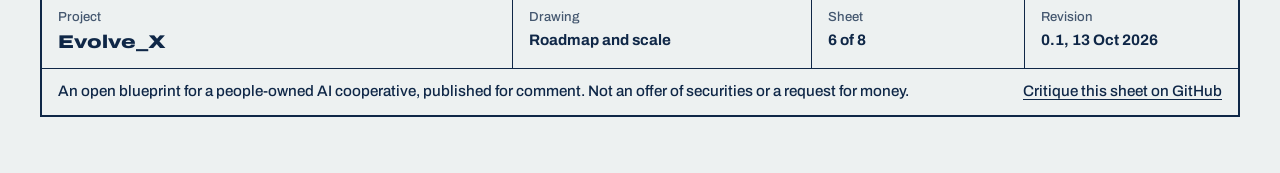
<file: roadmap.html>
<!doctype html>
<html lang="en">
<head>
<meta charset="utf-8">
<meta name="viewport" content="width=device-width, initial-scale=1">
<title>From one hub to a nation | Evolve_X</title>
<meta name="description" content="From a first chapter in Dallas–Fort Worth to a national federation, with the risks named and the measures published.">
<meta property="og:title" content="From one hub to a nation | Evolve_X">
<meta property="og:description" content="From a first chapter in Dallas–Fort Worth to a national federation, with the risks named and the measures published.">
<meta property="og:type" content="website">
<meta name="theme-color" content="#edf1f1" media="(prefers-color-scheme: light)">
<meta name="theme-color" content="#0b2342" media="(prefers-color-scheme: dark)">
<link rel="icon" href="assets/favicon.svg" type="image/svg+xml">
<link rel="preconnect" href="https://fonts.googleapis.com">
<link rel="preconnect" href="https://fonts.gstatic.com" crossorigin>
<link rel="stylesheet" href="https://fonts.googleapis.com/css2?family=Archivo:wdth,wght@62..125,400..900&amp;family=Source+Serif+4:ital,opsz,wght@0,8..60,400..700;1,8..60,400..700&amp;display=swap">
<link rel="stylesheet" href="assets/style.css">
</head>
<body>
<a class="skip" href="#main">Skip to content</a>
<header class="site-head">
  <div class="wrap">
    <a class="wordmark" href="index.html" aria-label="Evolve_X home"><svg viewBox="0 0 64 64" aria-hidden="true" focusable="false"><circle cx="32" cy="32" r="28" fill="none" stroke="currentColor" stroke-width="3.5"/><path d="M19 19 L45 45" stroke="currentColor" stroke-width="6.5" stroke-linecap="round"/><path d="M45 19 L19 45" stroke="var(--leaf)" stroke-width="6.5" stroke-linecap="round"/></svg><span>Evolve_X</span></a>
    <button class="nav-toggle" type="button" aria-expanded="false" aria-controls="site-nav">Menu</button>
    <nav id="site-nav" class="site-nav" aria-label="Main">
      <ul>
        <li><a href="vision.html">Big picture</a></li>
        <li><a href="model.html">Money</a></li>
        <li><a href="pillars.html">Pillars</a></li>
        <li><a href="charter.html">Charter</a></li>
        <li><a href="roadmap.html" aria-current="page">Roadmap</a></li>
        <li><a href="questions.html">Questions</a></li>
        <li><a href="origins.html">Origins</a></li>
      </ul>
    </nav>
  </div>
</header>
<main id="main">
<section class="hero page-hero">
  <div class="wrap">
    <div>
      <h1>From one hub to a nation</h1>
      <p class="lede">Big ideas fail when they try to start big. Evolve_X starts with one chapter that has to work on its own, then copies what works.</p>
    </div>
  </div>
</section>

<div class="wrap">
  <section class="sec" aria-labelledby="h-phases">
    <div class="sec-head">
      <h2 id="h-phases">Phases</h2>
      <p class="note">Each phase begins only when the one before it has hit its targets.</p>
    </div>
    <div class="sec-body">
      <ol class="steps">
        <li><strong>Prove the blueprint.</strong> Refine this plan in public. Form the cooperative under Texas law with experienced cooperative counsel. Recruit a founding board. Sign letters of intent with 50 merchants and 10 business clients, and line up a community lender.</li>
        <li><strong>First chapter in Dallas–Fort Worth, years one and two.</strong> Reach 1,000 founding members. Launch the advocate for bills, claims and taxes, plus three business services. Train the first apprentice cohort. Publish the first patronage report, even if the number is small.</li>
        <li><strong>A Texas network, years two to four.</strong> Open chapters in Amarillo, Austin, Houston and San Antonio. Hubs start earning from grid flexibility. The member-merchant network crosses the state, the creators’ registry opens, and a retiring owner’s business converts to member ownership for the first time.</li>
        <li><strong>A national federation, years four to seven.</strong> Package the chapter-in-a-box playbook. Share models and software across chapters. Open a registered community offering so members can fund growth directly. Aim for 100 chapters.</li>
        <li><strong>The commons dividend, ongoing.</strong> Work with legislators on an AI Commons Fund, using the co-op’s published track record as evidence that shared ownership of AI works.</li>
      </ol>
    </div>
  </section>

  <section class="sec" aria-labelledby="h-scale">
    <div class="sec-head"><h2 id="h-scale">How it scales in practice</h2></div>
    <div class="sec-body">
      <ul class="marks">
        <li><strong>The same chapter in every town.</strong> One open-source software stack, one hub design and one set of governance documents, adapted to local needs.</li>
        <li><strong>Shared where it counts.</strong> The federation handles models, security, compliance and bulk purchasing in exchange for a small share of each chapter’s revenue.</li>
        <li><strong>Software before buildings.</strong> A chapter can serve members before it owns a single server, renting capacity until owning it is cheaper.</li>
        <li><strong>Capital from many small sources.</strong> Member shares, retained patronage, community development lenders, mission-driven foundations and, later, registered community offerings. Large investors can lend. They can never control.</li>
        <li><strong>Growth from use, not hype.</strong> A chapter opens when members and merchants have signed up in advance, not when a market feels hot.</li>
      </ul>
    </div>
  </section>

  <section class="sec" aria-labelledby="h-risks">
    <div class="sec-head">
      <h2 id="h-risks">What could go wrong</h2>
      <p class="note">Naming the risks is part of the plan.</p>
    </div>
    <div class="sec-body">
      <div class="table-wrap">
        <table>
          <thead><tr><th scope="col">Risk</th><th scope="col">What we would do</th></tr></thead>
          <tbody>
            <tr><th scope="row">Too few members join</th><td>Start with services people already pay for, and open chapters only after advance commitments.</td></tr>
            <tr><th scope="row">Big tech gives similar tools away</th><td>Compete on trust, local service and ownership. Free tools don’t pay you back or give you a vote.</td></tr>
            <tr><th scope="row">An AI mistake hurts a member</th><td>A person reviews high-stakes decisions, the co-op carries insurance, and incidents are reported publicly.</td></tr>
            <tr><th scope="row">Computing costs swing</th><td>Rent before buying, buy as a federation, and sell spare capacity.</td></tr>
            <tr><th scope="row">The rules change</th><td>Stay inside existing law: cooperative statutes, consumer protection and securities law, with counsel reviewing every new program.</td></tr>
            <tr><th scope="row">Leaders capture it, or it drifts</th><td>The mission trustee, term limits, worker board seats, open books and the annual drift audit.</td></tr>
          </tbody>
        </table>
      </div>
    </div>
  </section>

  <section class="sec" aria-labelledby="h-measure">
    <div class="sec-head">
      <h2 id="h-measure">What we will publish</h2>
      <p class="note">Every quarter, for every chapter.</p>
    </div>
    <div class="sec-body">
      <ul class="marks">
        <li>Members and chapters.</li>
        <li>Median monthly savings per member.</li>
        <li>Patronage returned, in cash and to ownership accounts.</li>
        <li>The wage floor and the pay ratio.</li>
        <li>Claims and appeals won for members.</li>
        <li>Findings from the drift audit, and what was done about them.</li>
      </ul>
    </div>
  </section>
</div>
</main>
<footer class="wrap title-block-wrap">
  <nav class="next-sheet" aria-label="Previous and next sheet">
    <a href="charter.html"><span class="k">Previous sheet</span>The charter</a>
    <a href="questions.html"><span class="k">Next sheet</span>Hard questions</a>
  </nav>
  <div class="title-block">
    <div class="project"><span class="k">Project</span><span class="v">Evolve_X</span></div>
    <div class="drawing"><span class="k">Drawing</span><span class="v">Roadmap and scale</span></div>
    <div><span class="k">Sheet</span><span class="v">6 of 8</span></div>
    <div><span class="k">Revision</span><span class="v">0.1, 13 Oct 2026</span></div>
    <div class="row2"><span>An open blueprint for a people-owned AI cooperative, published for comment. Not an offer of securities or a request for money.</span><a href="https://github.com/PrototypeVersions/Evolve_X/issues">Critique this sheet on GitHub</a></div>
  </div>
</footer>
<script src="assets/site.js" defer></script>
</body>
</html>
</file>
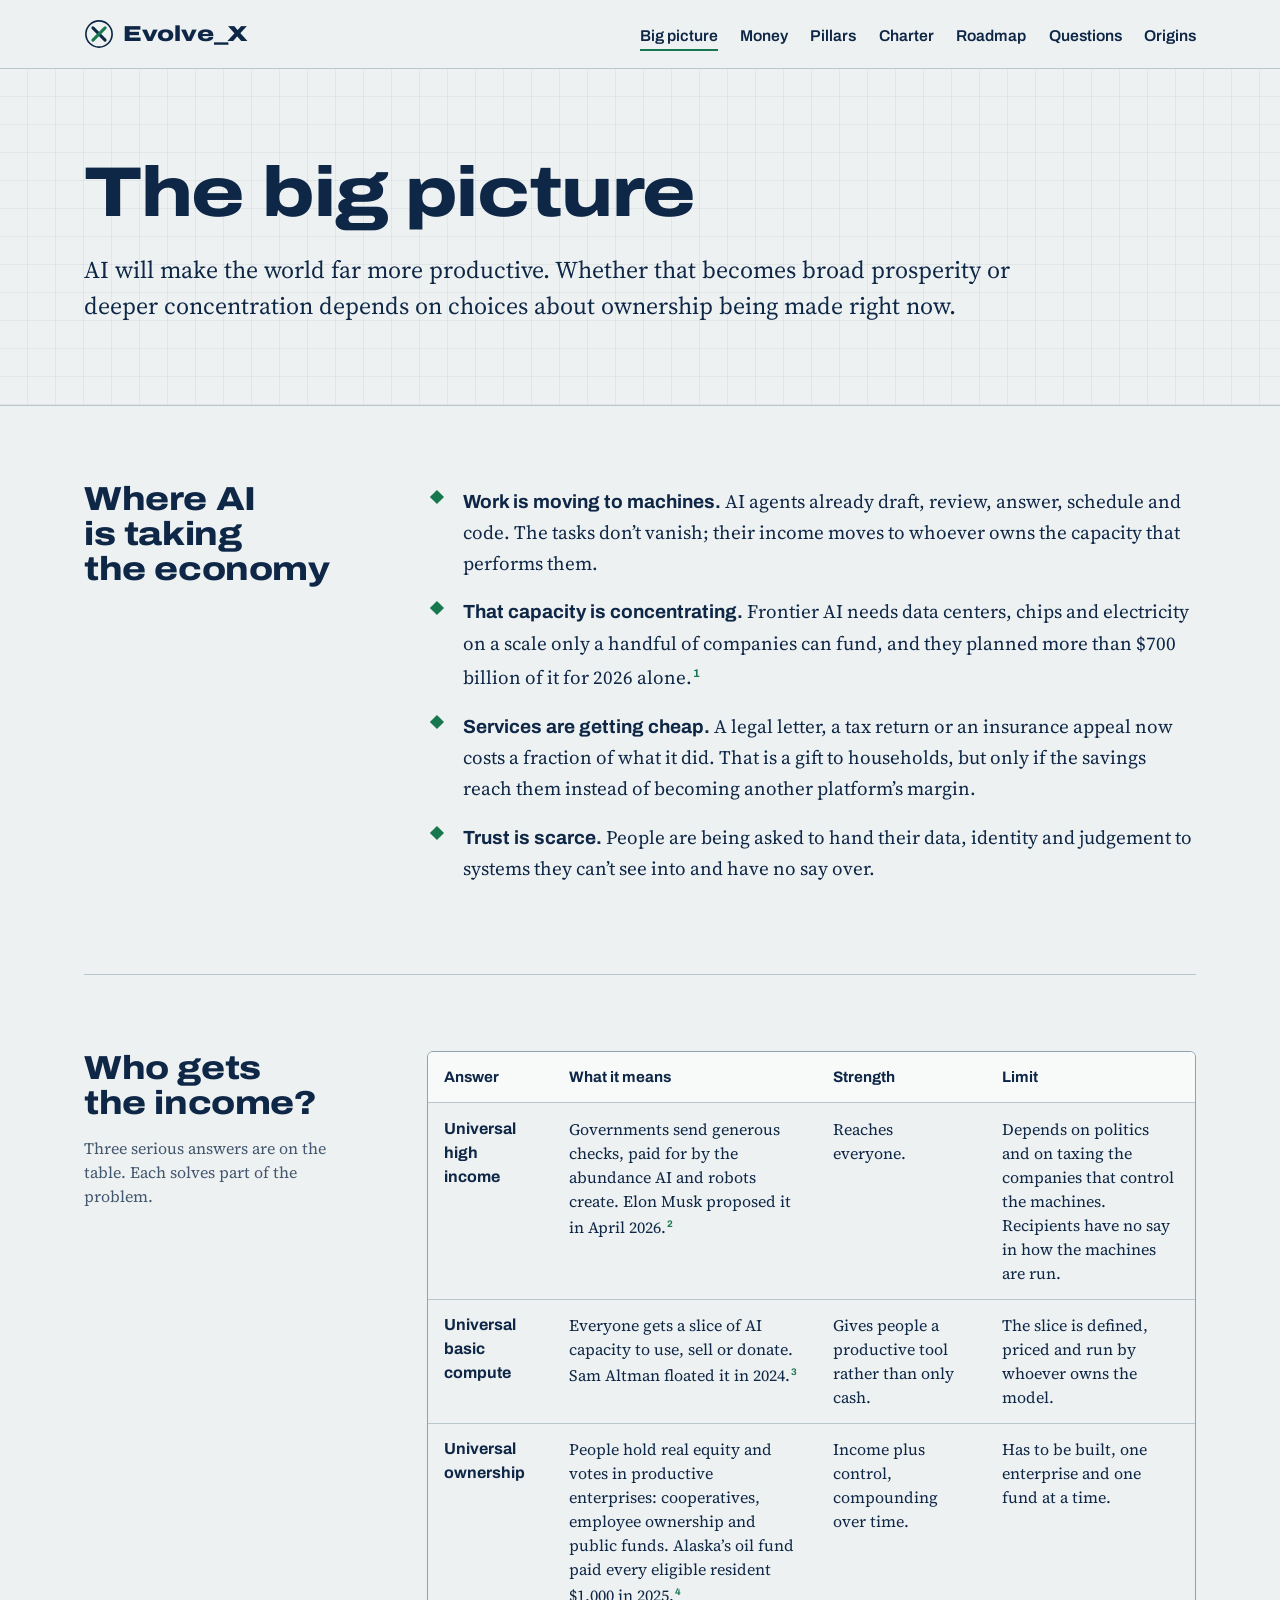
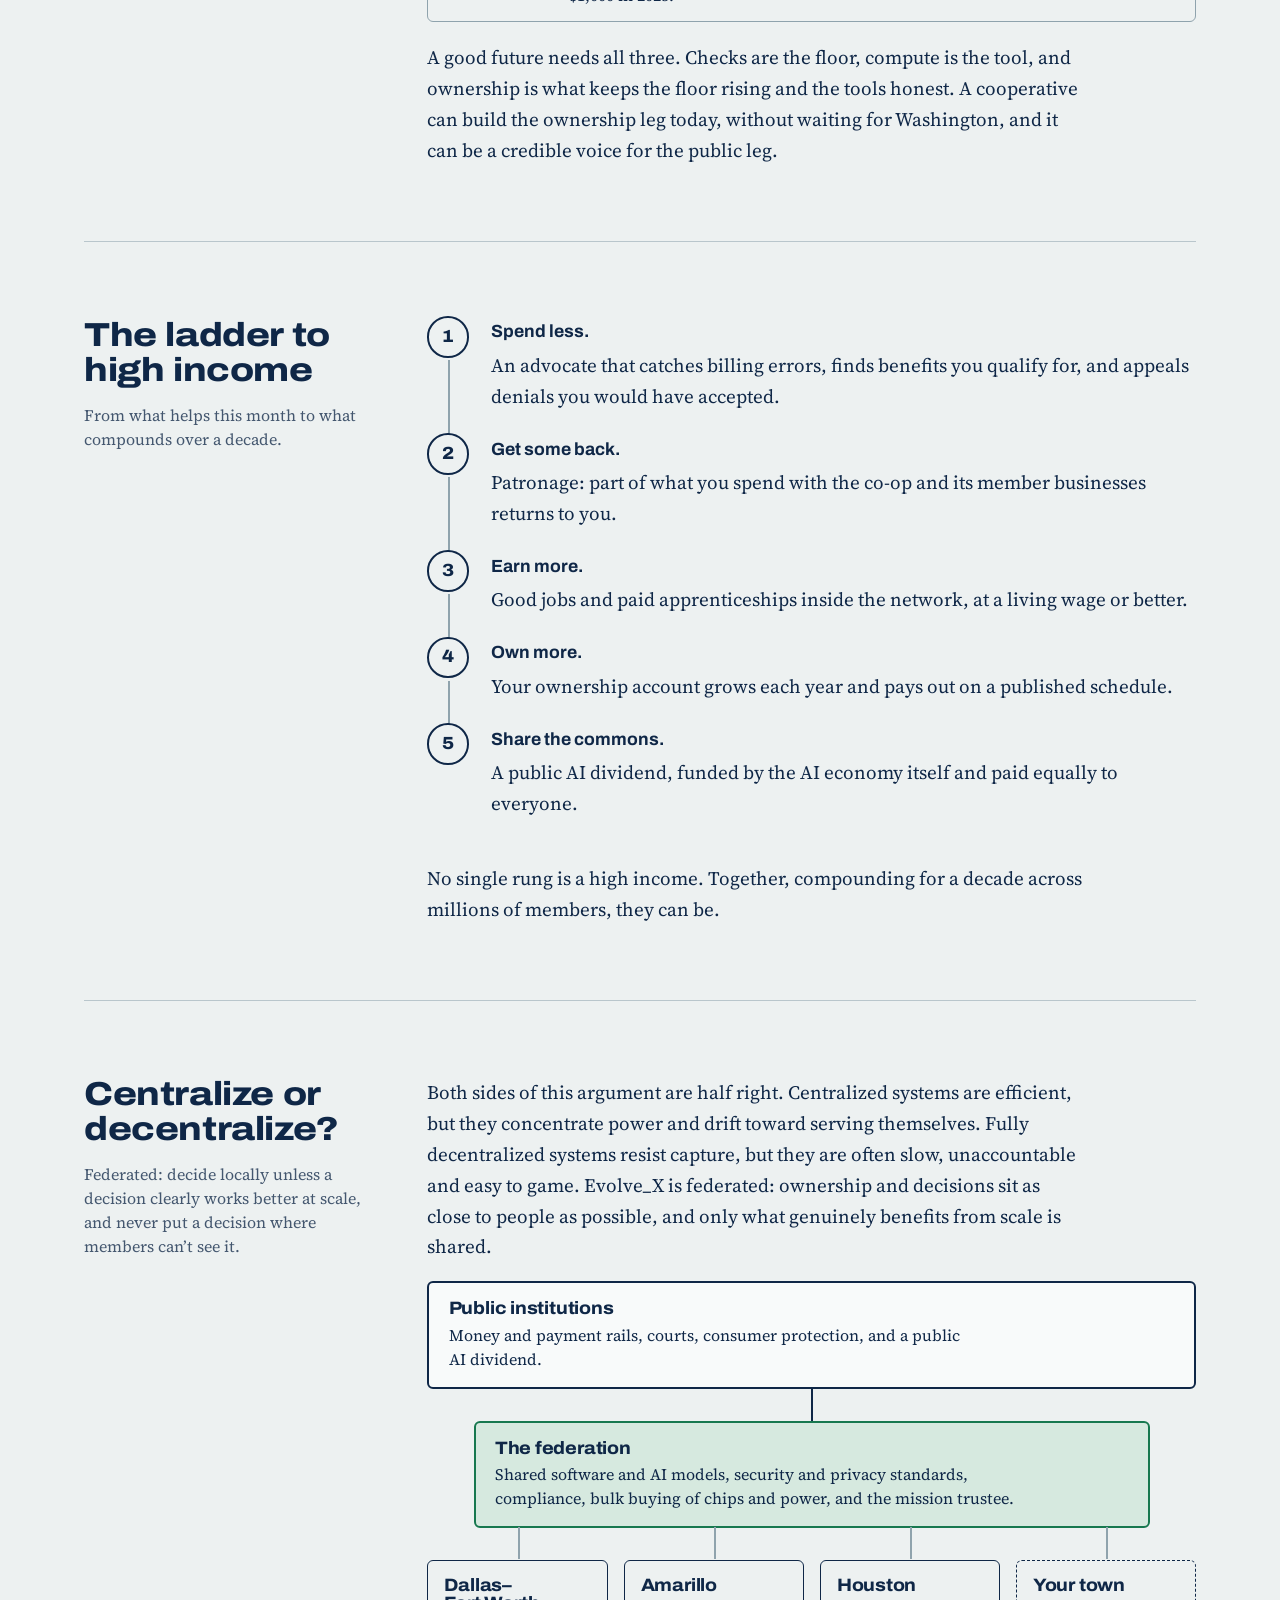
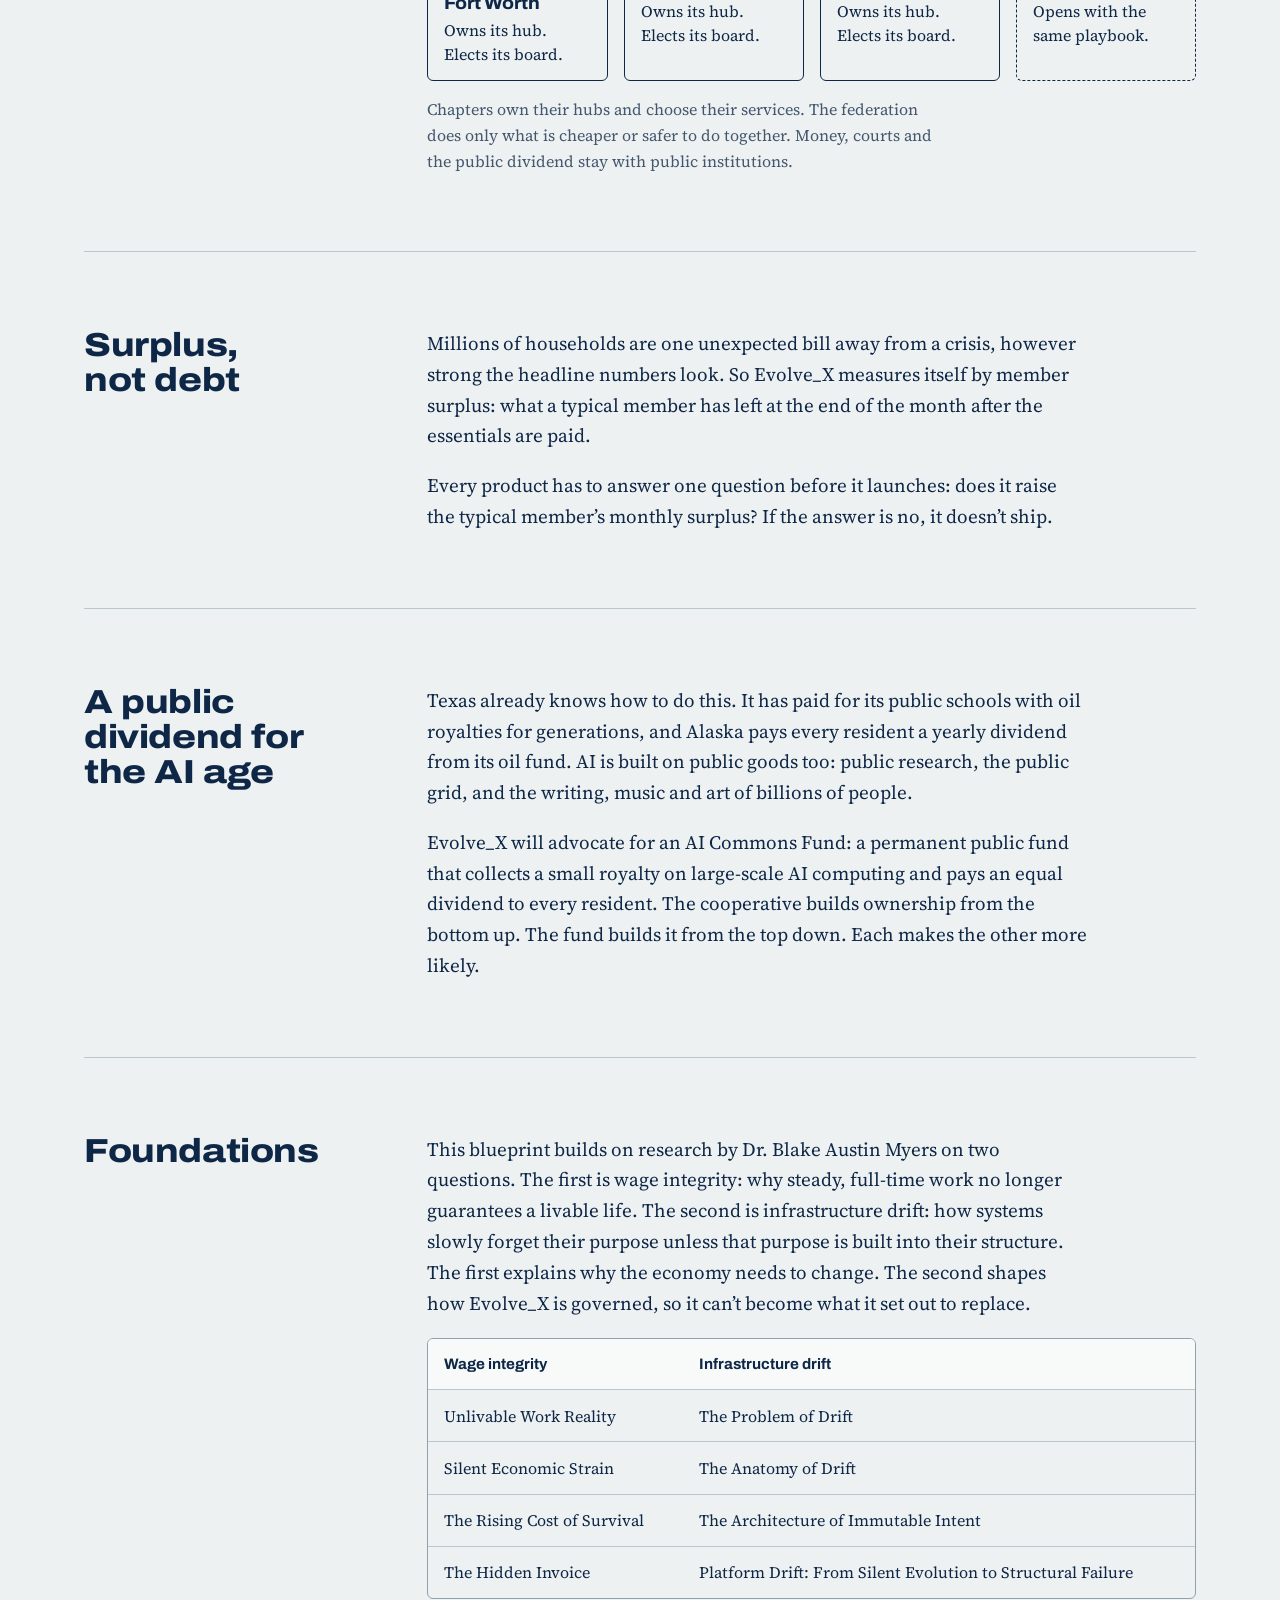
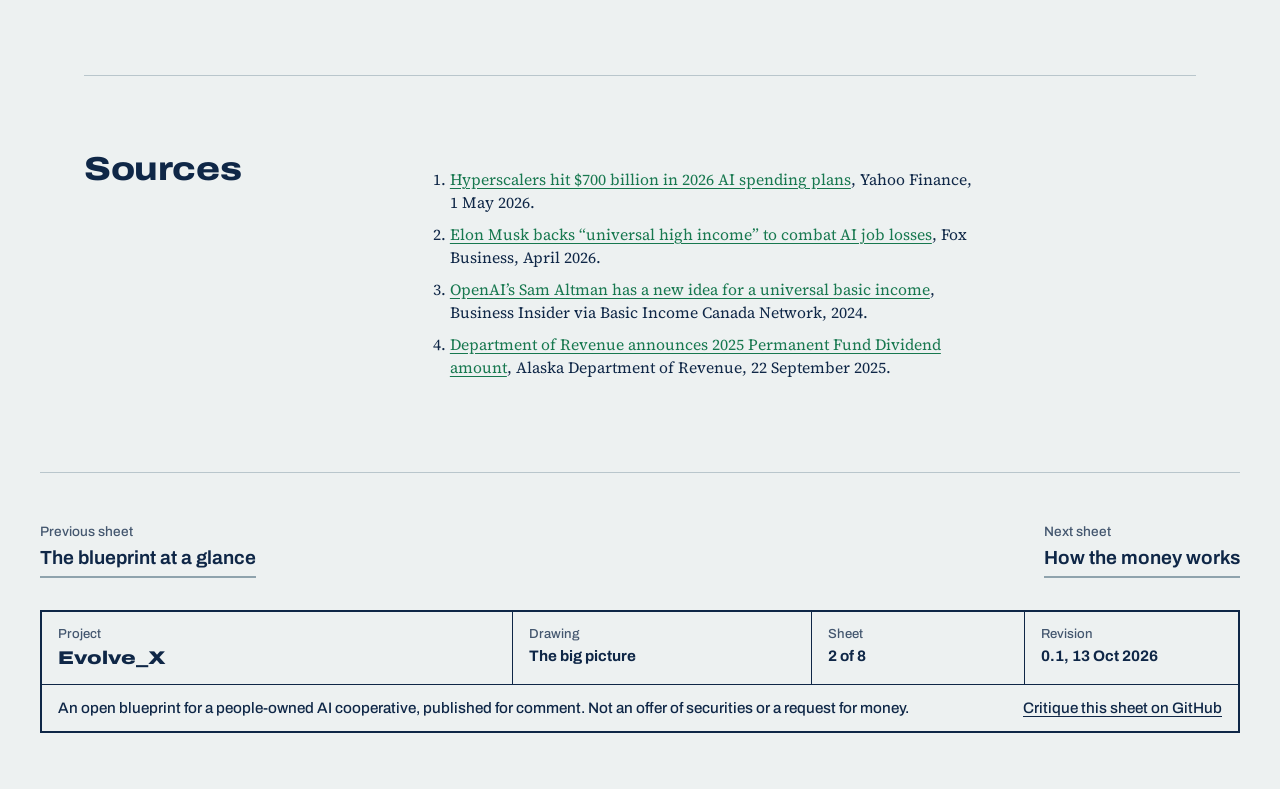
<file: vision.html>
<!doctype html>
<html lang="en">
<head>
<meta charset="utf-8">
<meta name="viewport" content="width=device-width, initial-scale=1">
<title>The big picture | Evolve_X</title>
<meta name="description" content="Where AI is taking the economy, who gets the income, and why universal high income starts with universal ownership.">
<meta property="og:title" content="The big picture | Evolve_X">
<meta property="og:description" content="Where AI is taking the economy, who gets the income, and why universal high income starts with universal ownership.">
<meta property="og:type" content="website">
<meta name="theme-color" content="#edf1f1" media="(prefers-color-scheme: light)">
<meta name="theme-color" content="#0b2342" media="(prefers-color-scheme: dark)">
<link rel="icon" href="assets/favicon.svg" type="image/svg+xml">
<link rel="preconnect" href="https://fonts.googleapis.com">
<link rel="preconnect" href="https://fonts.gstatic.com" crossorigin>
<link rel="stylesheet" href="https://fonts.googleapis.com/css2?family=Archivo:wdth,wght@62..125,400..900&amp;family=Source+Serif+4:ital,opsz,wght@0,8..60,400..700;1,8..60,400..700&amp;display=swap">
<link rel="stylesheet" href="assets/style.css">
</head>
<body>
<a class="skip" href="#main">Skip to content</a>
<header class="site-head">
  <div class="wrap">
    <a class="wordmark" href="index.html" aria-label="Evolve_X home"><svg viewBox="0 0 64 64" aria-hidden="true" focusable="false"><circle cx="32" cy="32" r="28" fill="none" stroke="currentColor" stroke-width="3.5"/><path d="M19 19 L45 45" stroke="currentColor" stroke-width="6.5" stroke-linecap="round"/><path d="M45 19 L19 45" stroke="var(--leaf)" stroke-width="6.5" stroke-linecap="round"/></svg><span>Evolve_X</span></a>
    <button class="nav-toggle" type="button" aria-expanded="false" aria-controls="site-nav">Menu</button>
    <nav id="site-nav" class="site-nav" aria-label="Main">
      <ul>
        <li><a href="vision.html" aria-current="page">Big picture</a></li>
        <li><a href="model.html">Money</a></li>
        <li><a href="pillars.html">Pillars</a></li>
        <li><a href="charter.html">Charter</a></li>
        <li><a href="roadmap.html">Roadmap</a></li>
        <li><a href="questions.html">Questions</a></li>
        <li><a href="origins.html">Origins</a></li>
      </ul>
    </nav>
  </div>
</header>
<main id="main">
<section class="hero page-hero">
  <div class="wrap">
    <div>
      <h1>The big picture</h1>
      <p class="lede">AI will make the world far more productive. Whether that becomes broad prosperity or deeper concentration depends on choices about ownership being made right now.</p>
    </div>
  </div>
</section>

<div class="wrap">
  <section class="sec" aria-labelledby="h-where">
    <div class="sec-head"><h2 id="h-where">Where AI is taking the economy</h2></div>
    <div class="sec-body">
      <ul class="marks">
        <li><strong>Work is moving to machines.</strong> AI agents already draft, review, answer, schedule and code. The tasks don’t vanish; their income moves to whoever owns the capacity that performs them.</li>
        <li><strong>That capacity is concentrating.</strong> Frontier AI needs data centers, chips and electricity on a scale only a handful of companies can fund, and they planned more than $700 billion of it for 2026 alone.<sup><a href="#src-1" aria-label="Source 1">1</a></sup></li>
        <li><strong>Services are getting cheap.</strong> A legal letter, a tax return or an insurance appeal now costs a fraction of what it did. That is a gift to households, but only if the savings reach them instead of becoming another platform’s margin.</li>
        <li><strong>Trust is scarce.</strong> People are being asked to hand their data, identity and judgement to systems they can’t see into and have no say over.</li>
      </ul>
    </div>
  </section>

  <section class="sec" aria-labelledby="h-income">
    <div class="sec-head">
      <h2 id="h-income">Who gets the income?</h2>
      <p class="note">Three serious answers are on the table. Each solves part of the problem.</p>
    </div>
    <div class="sec-body">
      <div class="table-wrap">
        <table class="wide">
          <thead>
            <tr><th scope="col">Answer</th><th scope="col">What it means</th><th scope="col">Strength</th><th scope="col">Limit</th></tr>
          </thead>
          <tbody>
            <tr>
              <th scope="row">Universal high income</th>
              <td>Governments send generous checks, paid for by the abundance AI and robots create. Elon Musk proposed it in April 2026.<sup><a href="#src-2" aria-label="Source 2">2</a></sup></td>
              <td>Reaches everyone.</td>
              <td>Depends on politics and on taxing the companies that control the machines. Recipients have no say in how the machines are run.</td>
            </tr>
            <tr>
              <th scope="row">Universal basic compute</th>
              <td>Everyone gets a slice of AI capacity to use, sell or donate. Sam Altman floated it in 2024.<sup><a href="#src-3" aria-label="Source 3">3</a></sup></td>
              <td>Gives people a productive tool rather than only cash.</td>
              <td>The slice is defined, priced and run by whoever owns the model.</td>
            </tr>
            <tr>
              <th scope="row">Universal ownership</th>
              <td>People hold real equity and votes in productive enterprises: cooperatives, employee ownership and public funds. Alaska’s oil fund paid every eligible resident $1,000 in 2025.<sup><a href="#src-4" aria-label="Source 4">4</a></sup></td>
              <td>Income plus control, compounding over time.</td>
              <td>Has to be built, one enterprise and one fund at a time.</td>
            </tr>
          </tbody>
        </table>
      </div>
      <p>A good future needs all three. Checks are the floor, compute is the tool, and ownership is what keeps the floor rising and the tools honest. A cooperative can build the ownership leg today, without waiting for Washington, and it can be a credible voice for the public leg.</p>
    </div>
  </section>

  <section class="sec" aria-labelledby="h-ladder">
    <div class="sec-head">
      <h2 id="h-ladder">The ladder to high income</h2>
      <p class="note">From what helps this month to what compounds over a decade.</p>
    </div>
    <div class="sec-body">
      <ol class="steps">
        <li><strong>Spend less.</strong> An advocate that catches billing errors, finds benefits you qualify for, and appeals denials you would have accepted.</li>
        <li><strong>Get some back.</strong> Patronage: part of what you spend with the co-op and its member businesses returns to you.</li>
        <li><strong>Earn more.</strong> Good jobs and paid apprenticeships inside the network, at a living wage or better.</li>
        <li><strong>Own more.</strong> Your ownership account grows each year and pays out on a published schedule.</li>
        <li><strong>Share the commons.</strong> A public AI dividend, funded by the AI economy itself and paid equally to everyone.</li>
      </ol>
      <p>No single rung is a high income. Together, compounding for a decade across millions of members, they can be.</p>
    </div>
  </section>

  <section class="sec" aria-labelledby="h-central">
    <div class="sec-head">
      <h2 id="h-central">Centralize or decentralize?</h2>
      <p class="note">Federated: decide locally unless a decision clearly works better at scale, and never put a decision where members can’t see it.</p>
    </div>
    <div class="sec-body">
      <p>Both sides of this argument are half right. Centralized systems are efficient, but they concentrate power and drift toward serving themselves. Fully decentralized systems resist capture, but they are often slow, unaccountable and easy to game. Evolve_X is federated: ownership and decisions sit as close to people as possible, and only what genuinely benefits from scale is shared.</p>
      <figure class="fed">
        <div class="tier tier-public">
          <h3>Public institutions</h3>
          <p>Money and payment rails, courts, consumer protection, and a public AI dividend.</p>
        </div>
        <div class="tier tier-fed">
          <h3>The federation</h3>
          <p>Shared software and AI models, security and privacy standards, compliance, bulk buying of chips and power, and the mission trustee.</p>
        </div>
        <div class="tier-chapters">
          <div><h3>Dallas–Fort Worth</h3><p>Owns its hub. Elects its board.</p></div>
          <div><h3>Amarillo</h3><p>Owns its hub. Elects its board.</p></div>
          <div><h3>Houston</h3><p>Owns its hub. Elects its board.</p></div>
          <div><h3>Your town</h3><p>Opens with the same playbook.</p></div>
        </div>
        <figcaption>Chapters own their hubs and choose their services. The federation does only what is cheaper or safer to do together. Money, courts and the public dividend stay with public institutions.</figcaption>
      </figure>
    </div>
  </section>

  <section class="sec" aria-labelledby="h-surplus">
    <div class="sec-head"><h2 id="h-surplus">Surplus, not debt</h2></div>
    <div class="sec-body">
      <p>Millions of households are one unexpected bill away from a crisis, however strong the headline numbers look. So Evolve_X measures itself by member surplus: what a typical member has left at the end of the month after the essentials are paid.</p>
      <p>Every product has to answer one question before it launches: does it raise the typical member’s monthly surplus? If the answer is no, it doesn’t ship.</p>
    </div>
  </section>

  <section class="sec" aria-labelledby="h-commons">
    <div class="sec-head"><h2 id="h-commons">A public dividend for the AI age</h2></div>
    <div class="sec-body">
      <p>Texas already knows how to do this. It has paid for its public schools with oil royalties for generations, and Alaska pays every resident a yearly dividend from its oil fund. AI is built on public goods too: public research, the public grid, and the writing, music and art of billions of people.</p>
      <p>Evolve_X will advocate for an AI Commons Fund: a permanent public fund that collects a small royalty on large-scale AI computing and pays an equal dividend to every resident. The cooperative builds ownership from the bottom up. The fund builds it from the top down. Each makes the other more likely.</p>
    </div>
  </section>

  <section class="sec" aria-labelledby="h-foundations">
    <div class="sec-head"><h2 id="h-foundations">Foundations</h2></div>
    <div class="sec-body">
      <p>This blueprint builds on research by Dr. Blake Austin Myers on two questions. The first is wage integrity: why steady, full-time work no longer guarantees a livable life. The second is infrastructure drift: how systems slowly forget their purpose unless that purpose is built into their structure. The first explains why the economy needs to change. The second shapes how Evolve_X is governed, so it can’t become what it set out to replace.</p>
      <div class="table-wrap">
        <table>
          <thead><tr><th scope="col">Wage integrity</th><th scope="col">Infrastructure drift</th></tr></thead>
          <tbody>
            <tr><td>Unlivable Work Reality</td><td>The Problem of Drift</td></tr>
            <tr><td>Silent Economic Strain</td><td>The Anatomy of Drift</td></tr>
            <tr><td>The Rising Cost of Survival</td><td>The Architecture of Immutable Intent</td></tr>
            <tr><td>The Hidden Invoice</td><td>Platform Drift: From Silent Evolution to Structural Failure</td></tr>
          </tbody>
        </table>
      </div>
    </div>
  </section>

  <section class="sec" aria-labelledby="h-sources">
    <div class="sec-head"><h2 id="h-sources">Sources</h2></div>
    <div class="sec-body">
      <ol class="sources">
        <li id="src-1"><a href="https://finance.yahoo.com/sectors/technology/articles/hyperscalers-hit-700-billion-2026-111243744.html">Hyperscalers hit $700 billion in 2026 AI spending plans</a>, Yahoo Finance, 1 May 2026.</li>
        <li id="src-2"><a href="https://www.foxbusiness.com/fox-news-tech/elon-musk-backs-universal-high-income-combat-ai-job-losses">Elon Musk backs “universal high income” to combat AI job losses</a>, Fox Business, April 2026.</li>
        <li id="src-3"><a href="https://basicincomecanada.org/openais-sam-altman-has-a-new-idea-for-a-universal-basic-income/">OpenAI’s Sam Altman has a new idea for a universal basic income</a>, Business Insider via Basic Income Canada Network, 2024.</li>
        <li id="src-4"><a href="https://dor.alaska.gov/department-of-revenue/news-detail/2025/09/22/department-of-revenue-announces-2025-permanent-fund-dividend-amount">Department of Revenue announces 2025 Permanent Fund Dividend amount</a>, Alaska Department of Revenue, 22 September 2025.</li>
      </ol>
    </div>
  </section>
</div>
</main>
<footer class="wrap title-block-wrap">
  <nav class="next-sheet" aria-label="Previous and next sheet">
    <a href="index.html"><span class="k">Previous sheet</span>The blueprint at a glance</a>
    <a href="model.html"><span class="k">Next sheet</span>How the money works</a>
  </nav>
  <div class="title-block">
    <div class="project"><span class="k">Project</span><span class="v">Evolve_X</span></div>
    <div class="drawing"><span class="k">Drawing</span><span class="v">The big picture</span></div>
    <div><span class="k">Sheet</span><span class="v">2 of 8</span></div>
    <div><span class="k">Revision</span><span class="v">0.1, 13 Oct 2026</span></div>
    <div class="row2"><span>An open blueprint for a people-owned AI cooperative, published for comment. Not an offer of securities or a request for money.</span><a href="https://github.com/PrototypeVersions/Evolve_X/issues">Critique this sheet on GitHub</a></div>
  </div>
</footer>
<script src="assets/site.js" defer></script>
</body>
</html>
</file>
<file: assets/style.css>
/* Evolve_X — blueprint stylesheet
   Light: drafting paper. Dark: cyanotype. */

:root {
  --paper: #edf1f1;
  --paper-raised: #f8fafa;
  --ink: #0f2747;
  --ink-soft: #44576f;
  --rule: #b9c6cc;
  --rule-strong: #8fa3ad;
  --leaf: #17784f;
  --leaf-wash: #d6e9df;
  --sun: #e9b63c;
  --sun-wash: #f6e7bd;
  --grid: rgba(15, 39, 71, 0.055);
  --focus: #17784f;

  --display: "Archivo", "Helvetica Neue", Arial, sans-serif;
  --text: "Source Serif 4", "Iowan Old Style", Georgia, serif;

  --measure: 66ch;
  --gutter: clamp(16px, 4vw, 44px);
  --radius: 6px;

  color-scheme: light;
}

@media (prefers-color-scheme: dark) {
  :root:not([data-theme="light"]) {
    --paper: #0b2342;
    --paper-raised: #102d53;
    --ink: #e8f0f3;
    --ink-soft: #a9bdcc;
    --rule: #2c4c74;
    --rule-strong: #4a6b93;
    --leaf: #63d39e;
    --leaf-wash: #123d3f;
    --sun: #f2c451;
    --sun-wash: #3b3a2c;
    --grid: rgba(232, 240, 243, 0.07);
    --focus: #f2c451;
    color-scheme: dark;
  }
}
:root[data-theme="dark"] {
  --paper: #0b2342;
  --paper-raised: #102d53;
  --ink: #e8f0f3;
  --ink-soft: #a9bdcc;
  --rule: #2c4c74;
  --rule-strong: #4a6b93;
  --leaf: #63d39e;
  --leaf-wash: #123d3f;
  --sun: #f2c451;
  --sun-wash: #3b3a2c;
  --grid: rgba(232, 240, 243, 0.07);
  --focus: #f2c451;
  color-scheme: dark;
}

*, *::before, *::after { box-sizing: border-box; }

html { -webkit-text-size-adjust: 100%; scroll-padding-top: 5rem; }

body {
  margin: 0;
  background: var(--paper);
  color: var(--ink);
  font-family: var(--text);
  font-size: 1.1875rem; /* 19px */
  line-height: 1.62;
  font-optical-sizing: auto;
  text-rendering: optimizeLegibility;
  overflow-x: hidden;
}

img, svg { max-width: 100%; }

a { color: var(--leaf); text-decoration-thickness: 1px; text-underline-offset: 0.18em; }
a:hover { text-decoration-thickness: 2px; }

:focus-visible { outline: 3px solid var(--focus); outline-offset: 3px; border-radius: 2px; }

.skip {
  position: absolute; left: var(--gutter); top: -4rem;
  background: var(--ink); color: var(--paper); padding: .5rem 1rem; z-index: 50;
  font-family: var(--display); font-weight: 600; text-decoration: none;
}
.skip:focus { top: .75rem; }

.wrap { max-width: 1200px; margin: 0 auto; padding: 0 var(--gutter); }

/* ---------- Type ---------- */

h1, h2, h3, h4 {
  font-family: var(--display);
  font-variation-settings: "wdth" 116;
  font-weight: 800;
  line-height: 1.05;
  letter-spacing: -0.012em;
  margin: 0;
  text-wrap: balance;
}
h1 { font-size: clamp(2.6rem, 6.4vw, 5.4rem); line-height: 0.96; letter-spacing: -0.02em; }
h2 { font-size: clamp(1.55rem, 2.6vw, 2.15rem); }
h3 { font-size: 1.3rem; font-variation-settings: "wdth" 108; font-weight: 750; }
h4 { font-size: 1.05rem; font-variation-settings: "wdth" 100; font-weight: 700; letter-spacing: 0; }

p { margin: 0 0 1em; max-width: var(--measure); }
p:last-child { margin-bottom: 0; }

.lede { font-size: clamp(1.25rem, 2vw, 1.5rem); line-height: 1.5; color: var(--ink); max-width: 38em; }
.quiet { color: var(--ink-soft); }
.small { font-size: 1rem; line-height: 1.55; }

sup a { text-decoration: none; font-family: var(--display); font-size: .72em; font-weight: 700; padding: 0 .1em; }

/* ---------- Header ---------- */

.site-head {
  position: sticky; top: 0; z-index: 20;
  background: color-mix(in srgb, var(--paper) 92%, transparent);
  backdrop-filter: blur(8px);
  -webkit-backdrop-filter: blur(8px);
  border-bottom: 1px solid var(--rule);
}
.site-head .wrap { display: flex; align-items: center; justify-content: space-between; gap: 1.5rem; min-height: 4.25rem; }

.wordmark {
  display: inline-flex; align-items: center; gap: .55rem;
  font-family: var(--display); font-variation-settings: "wdth" 125; font-weight: 850;
  font-size: 1.35rem; letter-spacing: -0.01em; color: var(--ink); text-decoration: none;
}
.wordmark svg { width: 30px; height: 30px; flex: none; }

.nav-toggle {
  display: none;
  font: 600 1rem/1 var(--display); color: var(--ink);
  background: transparent; border: 1px solid var(--rule-strong); border-radius: var(--radius);
  padding: .55rem .8rem; cursor: pointer;
}
.site-nav ul { list-style: none; margin: 0; padding: 0; display: flex; flex-wrap: wrap; gap: .25rem 1.4rem; }
.site-nav a {
  font-family: var(--display); font-weight: 600; font-size: .98rem; font-variation-settings: "wdth" 100;
  color: var(--ink); text-decoration: none; padding: .35rem 0; border-bottom: 2px solid transparent;
}
.site-nav a:hover { border-bottom-color: var(--rule-strong); }
.site-nav a[aria-current="page"] { border-bottom-color: var(--leaf); }

@media (max-width: 960px) {
  .nav-toggle { display: inline-block; }
  .site-nav { display: none; position: absolute; left: 0; right: 0; top: 100%;
    background: var(--paper); border-bottom: 1px solid var(--rule); }
  .site-nav.open { display: block; }
  .site-nav ul { flex-direction: column; gap: 0; padding: .5rem var(--gutter) 1rem; }
  .site-nav a { display: block; padding: .7rem 0; font-size: 1.1rem; border-bottom: 1px solid var(--rule); }
  .site-nav a[aria-current="page"] { color: var(--leaf); border-bottom-color: var(--rule); }
}

/* ---------- Hero ---------- */

.hero {
  position: relative;
  border-bottom: 1px solid var(--rule);
  background-image:
    linear-gradient(var(--grid) 1px, transparent 1px),
    linear-gradient(90deg, var(--grid) 1px, transparent 1px);
  background-size: 28px 28px;
  background-position: -1px -1px;
}
.hero .wrap {
  display: grid; grid-template-columns: minmax(0, 7fr) minmax(0, 5fr);
  gap: 2rem 3.5rem; align-items: center;
  padding-top: clamp(3rem, 7vw, 6rem); padding-bottom: clamp(3rem, 7vw, 6rem);
}
.hero h1 { margin-bottom: 1.6rem; font-variation-settings: "wdth" 122; }
.hero .lede { margin-bottom: 1.1rem; }
.hero .actions { margin-top: 2rem; }

.page-hero .wrap { grid-template-columns: minmax(0, 1fr); padding-bottom: clamp(2.5rem, 5vw, 4rem); }
.page-hero h1 { font-size: clamp(2.4rem, 5.6vw, 4.4rem); max-width: 14em; }
.page-hero .lede { max-width: 40em; }

.seal { margin: 0; justify-self: center; width: min(100%, 460px); }
.seal svg { display: block; width: 100%; height: auto; overflow: visible; }
.seal figcaption {
  text-align: center; margin-top: .9rem;
  font-family: var(--display); font-weight: 600; font-size: 1rem; color: var(--ink-soft);
}
.seal .band-a { stroke: var(--ink); }
.seal .band-b { stroke: var(--leaf); }
.seal .band-c { stroke: var(--sun); }
.seal .ring { fill: none; stroke: var(--ink); }
.seal .ring-text { fill: var(--ink); font-family: var(--display); font-weight: 700; font-size: 13.2px; letter-spacing: .06em; font-variation-settings: "wdth" 112; }
.seal .core-text { fill: var(--ink); font-family: var(--display); font-weight: 850; font-variation-settings: "wdth" 125; }

.seal path.draw { stroke-dasharray: 1; stroke-dashoffset: 1; animation: draw 2.4s cubic-bezier(.55,.1,.25,1) forwards; }
@keyframes draw { to { stroke-dashoffset: 0; } }
.seal .fade { opacity: 0; animation: fade .9s ease-out 1.6s forwards; }
@keyframes fade { to { opacity: 1; } }

@media (prefers-reduced-motion: reduce) {
  .seal path.draw { animation: none; stroke-dashoffset: 0; }
  .seal .fade { animation: none; opacity: 1; }
}

@media (max-width: 820px) {
  .hero .wrap { grid-template-columns: 1fr; }
  .seal { width: min(78%, 360px); order: -1; }
}

/* ---------- Buttons ---------- */

.actions { display: flex; flex-wrap: wrap; gap: .8rem; }
.btn {
  display: inline-flex; align-items: center; gap: .5rem;
  font-family: var(--display); font-weight: 650; font-size: 1.02rem; font-variation-settings: "wdth" 104;
  text-decoration: none; padding: .85rem 1.25rem; border-radius: var(--radius);
  border: 2px solid var(--ink); color: var(--ink); background: transparent;
}
.btn:hover { background: var(--paper-raised); }
.btn.primary { background: var(--ink); color: var(--paper); }
.btn.primary:hover { background: color-mix(in srgb, var(--ink) 86%, var(--leaf)); }

/* ---------- Sections: spec-sheet layout ---------- */

.sec {
  display: grid; grid-template-columns: minmax(0, 3.2fr) minmax(0, 8.8fr);
  gap: 1.25rem 4rem;
  padding: clamp(3rem, 6vw, 4.75rem) 0;
  border-top: 1px solid var(--rule);
}
.sec:first-child { border-top: 0; }
.sec > .sec-head h2 { position: sticky; top: 6rem; }
.sec-head .note { margin-top: .9rem; color: var(--ink-soft); font-size: 1rem; line-height: 1.5; position: sticky; top: calc(6rem + 3em); }
.sec-body > * + * { margin-top: 1.25rem; }
.sec-body > p + p { margin-top: 0; }

@media (max-width: 820px) {
  .sec { grid-template-columns: minmax(0, 1fr); }
  .sec > .sec-head h2, .sec-head .note { position: static; }
}

/* ---------- Two futures ---------- */

.contrast { display: grid; grid-template-columns: 1fr 1fr; border: 1px solid var(--rule-strong); border-radius: var(--radius); overflow: hidden; }
.contrast > div { padding: 1.6rem 1.6rem 1.8rem; }
.contrast > div + div { border-left: 1px solid var(--rule-strong); background: var(--leaf-wash); }
.contrast h3 { margin-bottom: .7rem; }
@media (max-width: 680px) {
  .contrast { grid-template-columns: 1fr; }
  .contrast > div + div { border-left: 0; border-top: 1px solid var(--rule-strong); }
}

/* ---------- Steps (true sequences only) ---------- */

.steps { list-style: none; margin: 0; padding: 0; counter-reset: step; }
.steps > li {
  counter-increment: step; position: relative;
  padding: 0 0 1.5rem 4rem; max-width: 46em;
}
.steps > li::before {
  content: counter(step);
  position: absolute; left: 0; top: -.15rem;
  width: 2.6rem; height: 2.6rem; border-radius: 50%;
  border: 2px solid var(--ink);
  display: grid; place-items: center;
  font-family: var(--display); font-weight: 800; font-size: 1.1rem; font-variation-settings: "wdth" 110;
}
.steps > li:not(:last-child)::after {
  content: ""; position: absolute; left: 1.3rem; top: 2.6rem; bottom: .1rem; width: 2px; background: var(--rule-strong);
}
.steps > li > strong:first-child { font-family: var(--display); font-weight: 700; font-size: 1.1rem; display: block; margin-bottom: .2rem; }
.steps.cycle > li:last-child::before { border-color: var(--leaf); color: var(--leaf); }

/* ---------- Pillar index (home) ---------- */

.verbs { list-style: none; margin: 0; padding: 0; display: grid; grid-template-columns: 1fr 1fr; gap: 0 3rem; }
.verbs li { padding: 1rem 0 1.1rem; border-top: 1px solid var(--rule); }
.verbs .verb {
  display: block;
  font-family: var(--display); font-weight: 850; font-variation-settings: "wdth" 125;
  font-size: 1.7rem; line-height: 1; margin-bottom: .35rem; letter-spacing: -0.01em;
  color: var(--ink); text-decoration: none;
}
.verbs a.verb:hover { color: var(--leaf); }
.verbs p { font-size: 1.02rem; line-height: 1.5; color: var(--ink-soft); }
@media (max-width: 680px) { .verbs { grid-template-columns: 1fr; } }

/* ---------- Commitments list ---------- */

.marks { list-style: none; margin: 0; padding: 0; }
.marks li { position: relative; padding: .2rem 0 .9rem 2.2rem; max-width: 46em; }
.marks li::before {
  content: ""; position: absolute; left: .3rem; top: .62rem;
  width: .62rem; height: .62rem; background: var(--leaf); transform: rotate(45deg);
}
.marks li strong { font-family: var(--display); font-weight: 700; }
.marks.never li::before {
  background: none; border: 2px solid var(--ink-soft); border-radius: 50%;
  width: .95rem; height: .95rem; top: .5rem; left: .15rem; transform: none;
}
.marks.never li::after {
  content: ""; position: absolute; left: .15rem; top: .93rem; width: .95rem; height: 2px; background: var(--ink-soft); transform: rotate(-45deg);
}

/* ---------- Tables ---------- */

.table-wrap { overflow-x: auto; border: 1px solid var(--rule-strong); border-radius: var(--radius); }
table { width: 100%; border-collapse: collapse; font-size: 1rem; line-height: 1.5; }
caption { text-align: left; padding: .9rem 1rem; font-family: var(--display); font-weight: 700; caption-side: top; border-bottom: 1px solid var(--rule-strong); }
th, td { text-align: left; vertical-align: top; padding: .85rem 1rem; border-top: 1px solid var(--rule); }
thead th { font-family: var(--display); font-weight: 700; font-size: .95rem; background: var(--paper-raised); border-top: 0; }
tbody th { font-family: var(--display); font-weight: 700; font-variation-settings: "wdth" 100; }
td.retired { color: var(--ink-soft); font-style: italic; }
table.wide { min-width: 720px; }

/* ---------- Pillars page ---------- */

.pillar {
  display: grid; grid-template-columns: minmax(0, 4fr) minmax(0, 8fr);
  gap: 1rem 4rem; padding: clamp(2.5rem, 5vw, 4rem) 0; border-top: 1px solid var(--rule);
}
.pillar .name {
  font-family: var(--display); font-weight: 850; font-variation-settings: "wdth" 125;
  font-size: clamp(2.6rem, 5vw, 4.2rem); line-height: .95; letter-spacing: -0.02em; margin: 0;
}
.pillar .promise { margin-top: .9rem; font-size: 1.15rem; line-height: 1.45; color: var(--ink-soft); max-width: 20em; }
.pillar dl { margin: 0; display: grid; grid-template-columns: 9.5rem minmax(0, 1fr); gap: 1rem 1.5rem; }
.pillar dt { font-family: var(--display); font-weight: 700; font-size: .98rem; padding-top: .2rem; }
.pillar dd { margin: 0; max-width: var(--measure); }
.pillar dd.origin { color: var(--ink-soft); font-size: 1.02rem; line-height: 1.55; padding-left: 1rem; border-left: 3px solid var(--sun); }
.pillar > div:first-child { position: relative; }
.pillar .name-wrap { position: sticky; top: 6rem; }
@media (max-width: 820px) {
  .pillar { grid-template-columns: minmax(0, 1fr); }
  .pillar .name-wrap { position: static; }
  .pillar dl { grid-template-columns: 1fr; gap: .25rem; }
  .pillar dd { margin-bottom: .9rem; }
}

.foundations { display: grid; grid-template-columns: repeat(3, minmax(0, 1fr)); gap: 0 2.5rem; }
.foundations > div { border-top: 3px solid var(--ink); padding-top: 1.1rem; }
.foundations h3 { margin-bottom: .6rem; }
.foundations p { font-size: 1.02rem; line-height: 1.55; }
.foundations .origin { color: var(--ink-soft); font-size: .95rem; margin-top: .8rem; }
@media (max-width: 900px) { .foundations { grid-template-columns: 1fr; gap: 2rem; } }

/* ---------- Diagrams ---------- */

.diagram { margin: 0; }
.diagram svg { display: block; width: 100%; height: auto; }
.diagram figcaption { margin-top: .8rem; font-size: 1rem; color: var(--ink-soft); max-width: var(--measure); }
.dg-line { stroke: var(--ink); fill: none; }
.dg-soft { stroke: var(--rule-strong); fill: none; }
.dg-box { fill: var(--paper-raised); stroke: var(--ink); }
.dg-box-leaf { fill: var(--leaf-wash); stroke: var(--leaf); }
.dg-box-sun { fill: var(--sun-wash); stroke: var(--sun); }
.dg-text { fill: var(--ink); font-family: var(--display); font-size: 15px; font-weight: 650; }
.dg-sub { fill: var(--ink-soft); font-family: var(--text); font-size: 13.5px; }
.dg-head { fill: var(--ink); font-family: var(--display); font-weight: 800; font-size: 17px; font-variation-settings: "wdth" 115; }
.dg-leaf { fill: var(--leaf); }
.dg-arrow { fill: var(--ink); }

/* ---------- Calculator ---------- */

.calc { display: grid; grid-template-columns: minmax(0, 1fr) minmax(0, 1fr); gap: 2rem 3rem; align-items: start; }
.calc fieldset { border: 0; padding: 0; margin: 0 0 1.5rem; }
.calc legend { font-family: var(--display); font-weight: 800; font-size: 1.1rem; font-variation-settings: "wdth" 110; margin-bottom: .6rem; padding: 0; }
.field { display: grid; grid-template-columns: 1fr 7.5rem; gap: .35rem 1rem; align-items: center; padding: .55rem 0; border-top: 1px solid var(--rule); }
.field label { font-size: 1rem; line-height: 1.35; }
.field input[type="number"] {
  width: 100%; font: 600 1rem/1.2 var(--display); color: var(--ink); text-align: right;
  background: var(--paper-raised); border: 1px solid var(--rule-strong); border-radius: var(--radius); padding: .45rem .55rem;
}
.field input[type="range"] { grid-column: 1 / -1; width: 100%; accent-color: var(--leaf); }

.results {
  position: sticky; top: 6rem;
  border: 2px solid var(--ink); border-radius: var(--radius); background: var(--paper-raised); padding: 1.4rem 1.5rem;
}
.results h3 { margin-bottom: 1rem; }
.results dl { margin: 0; display: grid; grid-template-columns: 1fr auto; gap: .45rem 1rem; font-size: 1rem; }
.results dt { color: var(--ink-soft); }
.results dd { margin: 0; text-align: right; font-family: var(--display); font-weight: 700; font-variant-numeric: tabular-nums; }
.results .sep { grid-column: 1 / -1; border-top: 1px solid var(--rule); margin: .35rem 0; }
.results .big { grid-column: 1 / -1; margin: .4rem 0 .6rem; padding: 1rem; background: var(--leaf-wash); border-radius: var(--radius); }
.results .big p { margin: 0; font-size: 1.05rem; line-height: 1.45; }
.results .big strong { font-family: var(--display); font-size: 1.9rem; font-weight: 850; font-variation-settings: "wdth" 118; display: block; line-height: 1.1; }
.results .warn { grid-column: 1 / -1; padding: .9rem 1rem; border-left: 4px solid var(--sun); background: var(--sun-wash); font-size: 1rem; }
@media (max-width: 900px) { .calc { grid-template-columns: minmax(0, 1fr); } .results { position: static; } }

/* ---------- FAQ ---------- */

.faq details { border-top: 1px solid var(--rule); }
.faq details:last-child { border-bottom: 1px solid var(--rule); }
.faq summary {
  cursor: pointer; list-style: none; padding: 1.2rem 2.5rem 1.2rem 0; position: relative;
  font-family: var(--display); font-weight: 700; font-size: 1.2rem; font-variation-settings: "wdth" 104; line-height: 1.3;
}
.faq summary::-webkit-details-marker { display: none; }
.faq summary::after {
  content: ""; position: absolute; right: .4rem; top: 50%; width: 14px; height: 14px; margin-top: -7px;
  background:
    linear-gradient(var(--ink), var(--ink)) center / 14px 2px no-repeat,
    linear-gradient(var(--ink), var(--ink)) center / 2px 14px no-repeat;
  transition: transform .2s ease;
}
.faq details[open] summary::after { transform: rotate(45deg); }
.faq details > div { padding: 0 0 1.4rem; }
@media (prefers-reduced-motion: reduce) { .faq summary::after { transition: none; } }

/* ---------- Sources ---------- */

.sources { font-size: .98rem; line-height: 1.5; padding-left: 1.4rem; }
.sources li { margin-bottom: .5rem; max-width: var(--measure); }

/* ---------- Title block footer ---------- */

.title-block-wrap { padding: 3rem 0 3.5rem; border-top: 1px solid var(--rule); }
.title-block {
  display: grid; grid-template-columns: 2.2fr 1.4fr 1fr 1fr; border: 2px solid var(--ink);
  font-family: var(--display); font-size: .95rem; line-height: 1.35;
}
.title-block > div { padding: .8rem 1rem; border-left: 1px solid var(--ink); }
.title-block > div:first-child { border-left: 0; }
.title-block .k { display: block; color: var(--ink-soft); font-size: .82rem; font-weight: 500; margin-bottom: .25rem; }
.title-block .v { font-weight: 700; }
.title-block .project .v { font-variation-settings: "wdth" 125; font-weight: 850; font-size: 1.15rem; }
.title-block .row2 { grid-column: 1 / -1; border-left: 0; border-top: 1px solid var(--ink); display: flex; flex-wrap: wrap; gap: .5rem 1.5rem; justify-content: space-between; font-weight: 500; }
.title-block .row2 a { color: var(--ink); }
@media (max-width: 760px) {
  .title-block { grid-template-columns: 1fr 1fr; }
  .title-block > div:nth-child(3) { border-left: 0; border-top: 1px solid var(--ink); }
  .title-block > div:nth-child(4) { border-top: 1px solid var(--ink); }
  .title-block .project, .title-block .drawing { grid-column: 1 / -1; border-left: 0; }
  .title-block .drawing { border-top: 1px solid var(--ink); }
}

.next-sheet { display: flex; justify-content: space-between; gap: 1rem; flex-wrap: wrap; margin-bottom: 2rem; font-family: var(--display); font-weight: 650; }
.next-sheet a { color: var(--ink); text-decoration: none; border-bottom: 2px solid var(--rule-strong); padding-bottom: .15rem; }
.next-sheet a:hover { border-bottom-color: var(--leaf); }
.next-sheet .k { display: block; font-weight: 500; font-size: .85rem; color: var(--ink-soft); }

/* ---------- Federation figure (vision) ---------- */

.fed { margin: 0; display: grid; gap: 0; }
.fed h3 { font-size: 1.12rem; margin-bottom: .3rem; }
.fed p { font-size: 1rem; line-height: 1.5; margin: 0; }
.fed .tier { border: 2px solid var(--ink); border-radius: var(--radius); padding: 1rem 1.2rem; position: relative; background: var(--paper-raised); }
.fed .tier-fed { background: var(--leaf-wash); border-color: var(--leaf); margin: 2rem 6% 0; }
.fed .tier-public { margin: 0; }
.fed .tier-fed::before, .fed .tier-chapters::before {
  content: ""; position: absolute; left: 50%; top: calc(-2rem - 2px); width: 2px; height: 2rem; background: var(--ink); transform: translateX(-1px);
}
.fed .tier-chapters { position: relative; display: grid; grid-template-columns: repeat(4, minmax(0, 1fr)); gap: 1rem; margin-top: 2rem; }
.fed .tier-chapters::before { display: none; }
.fed .tier-chapters > div { border: 1.5px solid var(--ink); border-radius: var(--radius); padding: .9rem 1rem; position: relative; background: var(--paper); }
.fed .tier-chapters > div::before {
  content: ""; position: absolute; left: 50%; top: calc(-2rem - 2px); width: 2px; height: 2rem; background: var(--rule-strong);
}
.fed .tier-chapters > div:last-child { border-style: dashed; }
.fed figcaption { margin-top: 1rem; font-size: 1rem; color: var(--ink-soft); max-width: var(--measure); }
@media (max-width: 760px) {
  .fed .tier-fed { margin-left: 0; margin-right: 0; }
  .fed .tier-chapters { grid-template-columns: 1fr 1fr; }
  .fed .tier-chapters > div:nth-child(n+3)::before { display: none; }
}

/* ---------- Calculator result states ---------- */

#r-good { display: contents; }
#r-good[hidden], .warn[hidden] { display: none; }
.faq .actions { margin-top: 1rem; }
.calc .btn { margin-top: .25rem; }
</file>
